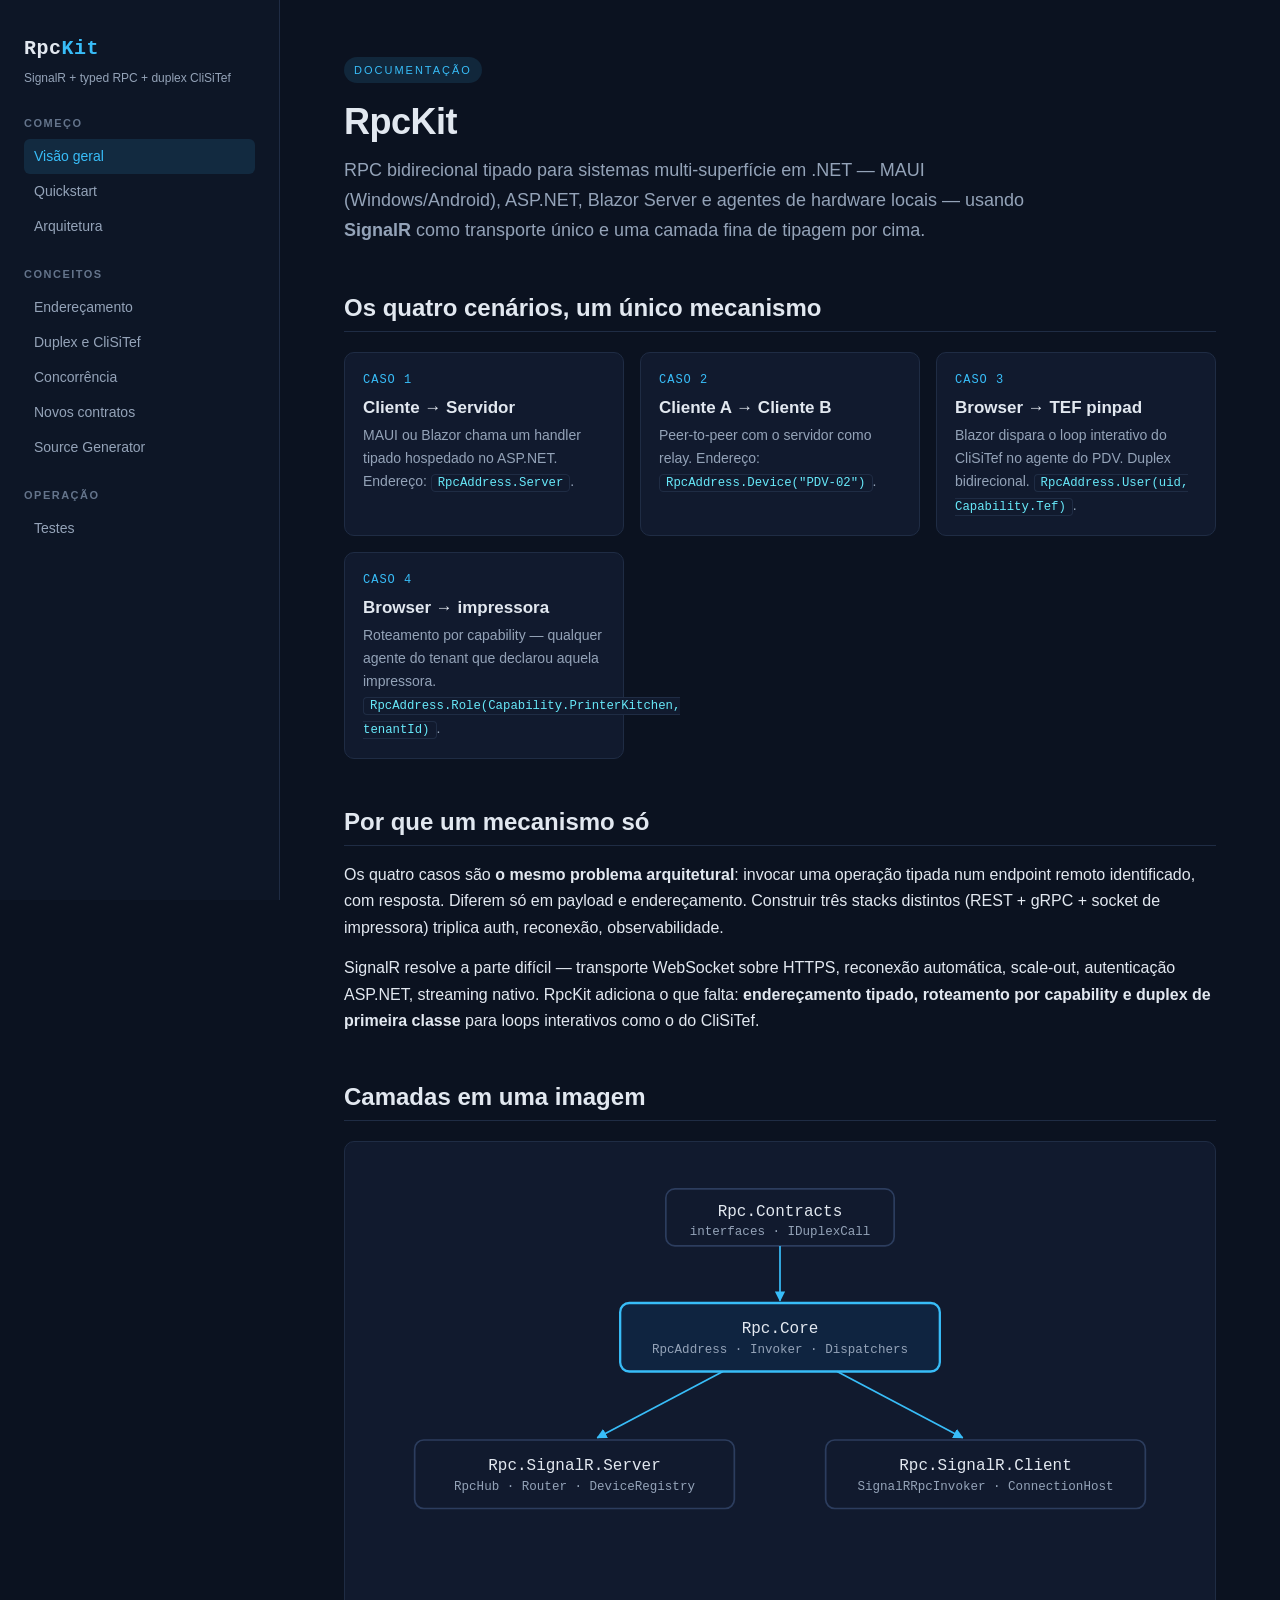
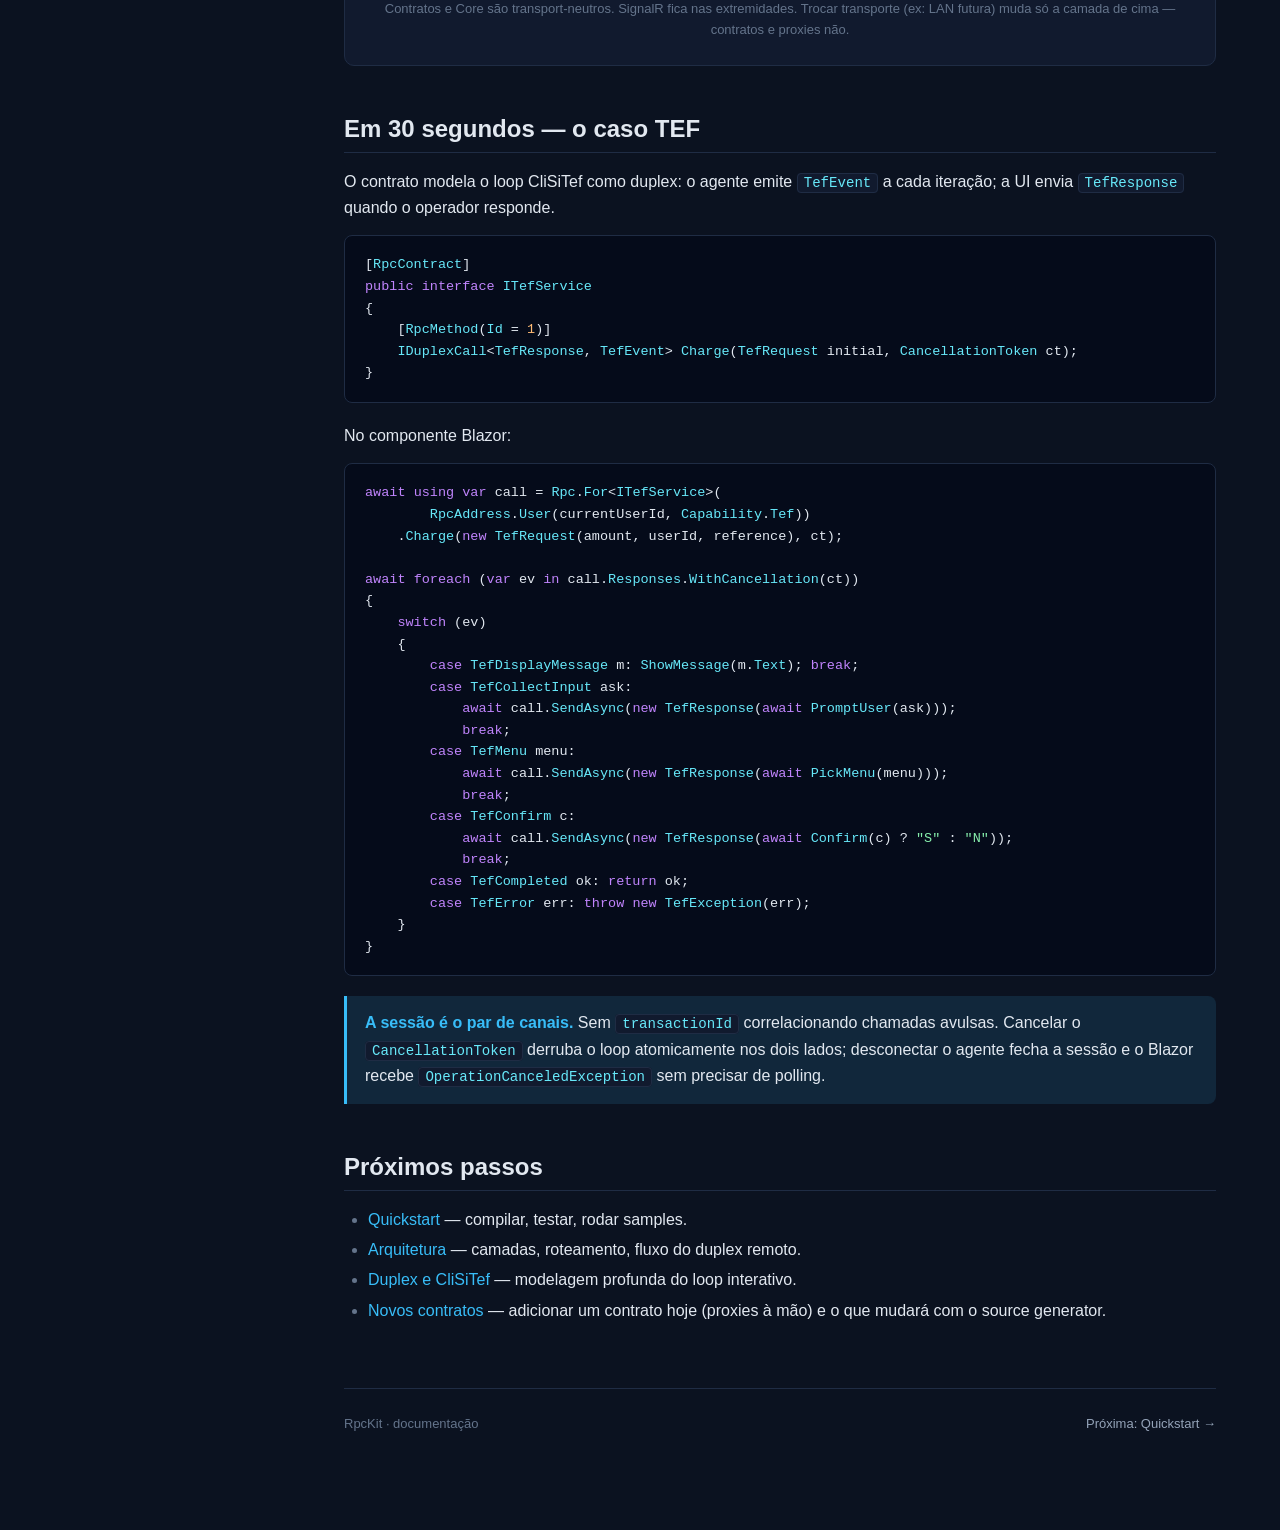
<file: docs/index.html>
<!DOCTYPE html>
<html lang="pt-BR">
<head>
  <meta charset="UTF-8" />
  <meta name="viewport" content="width=device-width, initial-scale=1" />
  <title>RpcKit — RPC tipado para MAUI + ASP.NET + Blazor</title>
  <link rel="stylesheet" href="styles.css" />
</head>
<body>
<div class="layout">
  <aside class="sidebar">
    <div class="brand">Rpc<span class="accent">Kit</span></div>
    <div class="brand-tagline">SignalR + typed RPC + duplex CliSiTef</div>
    <nav class="toc">
      <h4>Começo</h4>
      <ul>
        <li><a href="index.html">Visão geral</a></li>
        <li><a href="quickstart.html">Quickstart</a></li>
        <li><a href="architecture.html">Arquitetura</a></li>
      </ul>
      <h4>Conceitos</h4>
      <ul>
        <li><a href="addressing.html">Endereçamento</a></li>
        <li><a href="duplex.html">Duplex e CliSiTef</a></li>
        <li><a href="concurrency.html">Concorrência</a></li>
        <li><a href="contracts.html">Novos contratos</a></li>
        <li><a href="sourcegen.html">Source Generator</a></li>
      </ul>
      <h4>Operação</h4>
      <ul>
        <li><a href="testing.html">Testes</a></li>
      </ul>
    </nav>
  </aside>

  <main>
    <span class="eyebrow">Documentação</span>
    <h1>RpcKit</h1>
    <p class="lede">
      RPC bidirecional tipado para sistemas multi-superfície em .NET — MAUI (Windows/Android),
      ASP.NET, Blazor Server e agentes de hardware locais — usando <strong>SignalR</strong>
      como transporte único e uma camada fina de tipagem por cima.
    </p>

    <h2 id="cenarios">Os quatro cenários, um único mecanismo</h2>
    <div class="cards">
      <div class="card">
        <div class="card-num">CASO 1</div>
        <h3>Cliente → Servidor</h3>
        <p>MAUI ou Blazor chama um handler tipado hospedado no ASP.NET. Endereço:
        <code>RpcAddress.Server</code>.</p>
      </div>
      <div class="card">
        <div class="card-num">CASO 2</div>
        <h3>Cliente A → Cliente B</h3>
        <p>Peer-to-peer com o servidor como relay. Endereço:
        <code>RpcAddress.Device("PDV-02")</code>.</p>
      </div>
      <div class="card">
        <div class="card-num">CASO 3</div>
        <h3>Browser → TEF pinpad</h3>
        <p>Blazor dispara o loop interativo do CliSiTef no agente do PDV.
        Duplex bidirecional. <code>RpcAddress.User(uid, Capability.Tef)</code>.</p>
      </div>
      <div class="card">
        <div class="card-num">CASO 4</div>
        <h3>Browser → impressora</h3>
        <p>Roteamento por capability — qualquer agente do tenant que declarou aquela impressora.
        <code>RpcAddress.Role(Capability.PrinterKitchen, tenantId)</code>.</p>
      </div>
    </div>

    <h2 id="porque">Por que um mecanismo só</h2>
    <p>
      Os quatro casos são <strong>o mesmo problema arquitetural</strong>: invocar uma operação
      tipada num endpoint remoto identificado, com resposta. Diferem só em payload e endereçamento.
      Construir três stacks distintos (REST + gRPC + socket de impressora) triplica auth,
      reconexão, observabilidade.
    </p>
    <p>
      SignalR resolve a parte difícil — transporte WebSocket sobre HTTPS, reconexão automática,
      scale-out, autenticação ASP.NET, streaming nativo. RpcKit adiciona o que falta:
      <strong>endereçamento tipado, roteamento por capability e duplex de primeira classe</strong>
      para loops interativos como o do CliSiTef.
    </p>

    <h2 id="camadas">Camadas em uma imagem</h2>
    <div class="diagram">
      <svg viewBox="0 0 720 360" role="img" aria-label="Diagrama de camadas do RpcKit">
        <defs>
          <style>
            .box { fill: #111a2e; stroke: #2c3d5e; stroke-width: 1.5; rx: 8; }
            .box-core { fill: #0f2440; stroke: #38bdf8; stroke-width: 2; }
            .label { fill: #e2e8f0; font: 500 14px var(--font-mono, monospace); }
            .sub { fill: #94a3b8; font: 11px var(--font-mono, monospace); }
            .arrow { stroke: #38bdf8; stroke-width: 1.5; fill: none; marker-end: url(#a); }
          </style>
          <marker id="a" viewBox="0 0 10 10" refX="9" refY="5" markerWidth="6" markerHeight="6" orient="auto">
            <path d="M0,0 L10,5 L0,10 z" fill="#38bdf8" />
          </marker>
        </defs>

        <rect class="box" x="260" y="20" width="200" height="50" rx="8" />
        <text class="label" x="360" y="44" text-anchor="middle">Rpc.Contracts</text>
        <text class="sub" x="360" y="60" text-anchor="middle">interfaces · IDuplexCall</text>

        <rect class="box box-core" x="220" y="120" width="280" height="60" rx="8" />
        <text class="label" x="360" y="146" text-anchor="middle">Rpc.Core</text>
        <text class="sub" x="360" y="164" text-anchor="middle">RpcAddress · Invoker · Dispatchers</text>

        <rect class="box" x="40" y="240" width="280" height="60" rx="8" />
        <text class="label" x="180" y="266" text-anchor="middle">Rpc.SignalR.Server</text>
        <text class="sub" x="180" y="284" text-anchor="middle">RpcHub · Router · DeviceRegistry</text>

        <rect class="box" x="400" y="240" width="280" height="60" rx="8" />
        <text class="label" x="540" y="266" text-anchor="middle">Rpc.SignalR.Client</text>
        <text class="sub" x="540" y="284" text-anchor="middle">SignalRRpcInvoker · ConnectionHost</text>

        <path class="arrow" d="M360 70 L360 118" />
        <path class="arrow" d="M310 180 L200 238" />
        <path class="arrow" d="M410 180 L520 238" />
      </svg>
      <div class="caption">
        Contratos e Core são transport-neutros. SignalR fica nas extremidades.
        Trocar transporte (ex: LAN futura) muda só a camada de cima — contratos e proxies não.
      </div>
    </div>

    <h2 id="exemplo">Em 30 segundos — o caso TEF</h2>
    <p>
      O contrato modela o loop CliSiTef como duplex: o agente emite <code>TefEvent</code> a cada
      iteração; a UI envia <code>TefResponse</code> quando o operador responde.
    </p>
    <pre><code class="lang-cs">[RpcContract]
public interface ITefService
{
    [RpcMethod(Id = 1)]
    IDuplexCall&lt;TefResponse, TefEvent&gt; Charge(TefRequest initial, CancellationToken ct);
}</code></pre>

    <p>No componente Blazor:</p>
    <pre><code class="lang-cs">await using var call = Rpc.For&lt;ITefService&gt;(
        RpcAddress.User(currentUserId, Capability.Tef))
    .Charge(new TefRequest(amount, userId, reference), ct);

await foreach (var ev in call.Responses.WithCancellation(ct))
{
    switch (ev)
    {
        case TefDisplayMessage m: ShowMessage(m.Text); break;
        case TefCollectInput ask:
            await call.SendAsync(new TefResponse(await PromptUser(ask)));
            break;
        case TefMenu menu:
            await call.SendAsync(new TefResponse(await PickMenu(menu)));
            break;
        case TefConfirm c:
            await call.SendAsync(new TefResponse(await Confirm(c) ? "S" : "N"));
            break;
        case TefCompleted ok: return ok;
        case TefError err: throw new TefException(err);
    }
}</code></pre>

    <div class="callout">
      <strong>A sessão é o par de canais.</strong> Sem <code>transactionId</code> correlacionando
      chamadas avulsas. Cancelar o <code>CancellationToken</code> derruba o loop atomicamente nos
      dois lados; desconectar o agente fecha a sessão e o Blazor recebe
      <code>OperationCanceledException</code> sem precisar de polling.
    </div>

    <h2 id="proximos">Próximos passos</h2>
    <ul>
      <li><a class="link-underline" href="quickstart.html">Quickstart</a> — compilar, testar, rodar samples.</li>
      <li><a class="link-underline" href="architecture.html">Arquitetura</a> — camadas, roteamento, fluxo do duplex remoto.</li>
      <li><a class="link-underline" href="duplex.html">Duplex e CliSiTef</a> — modelagem profunda do loop interativo.</li>
      <li><a class="link-underline" href="contracts.html">Novos contratos</a> — adicionar um contrato hoje (proxies à mão) e o que mudará com o source generator.</li>
    </ul>

    <footer class="page-foot">
      <span>RpcKit · documentação</span>
      <a href="quickstart.html">Próxima: Quickstart →</a>
    </footer>
  </main>
</div>
<script src="app.js"></script>
</body>
</html>
</file>
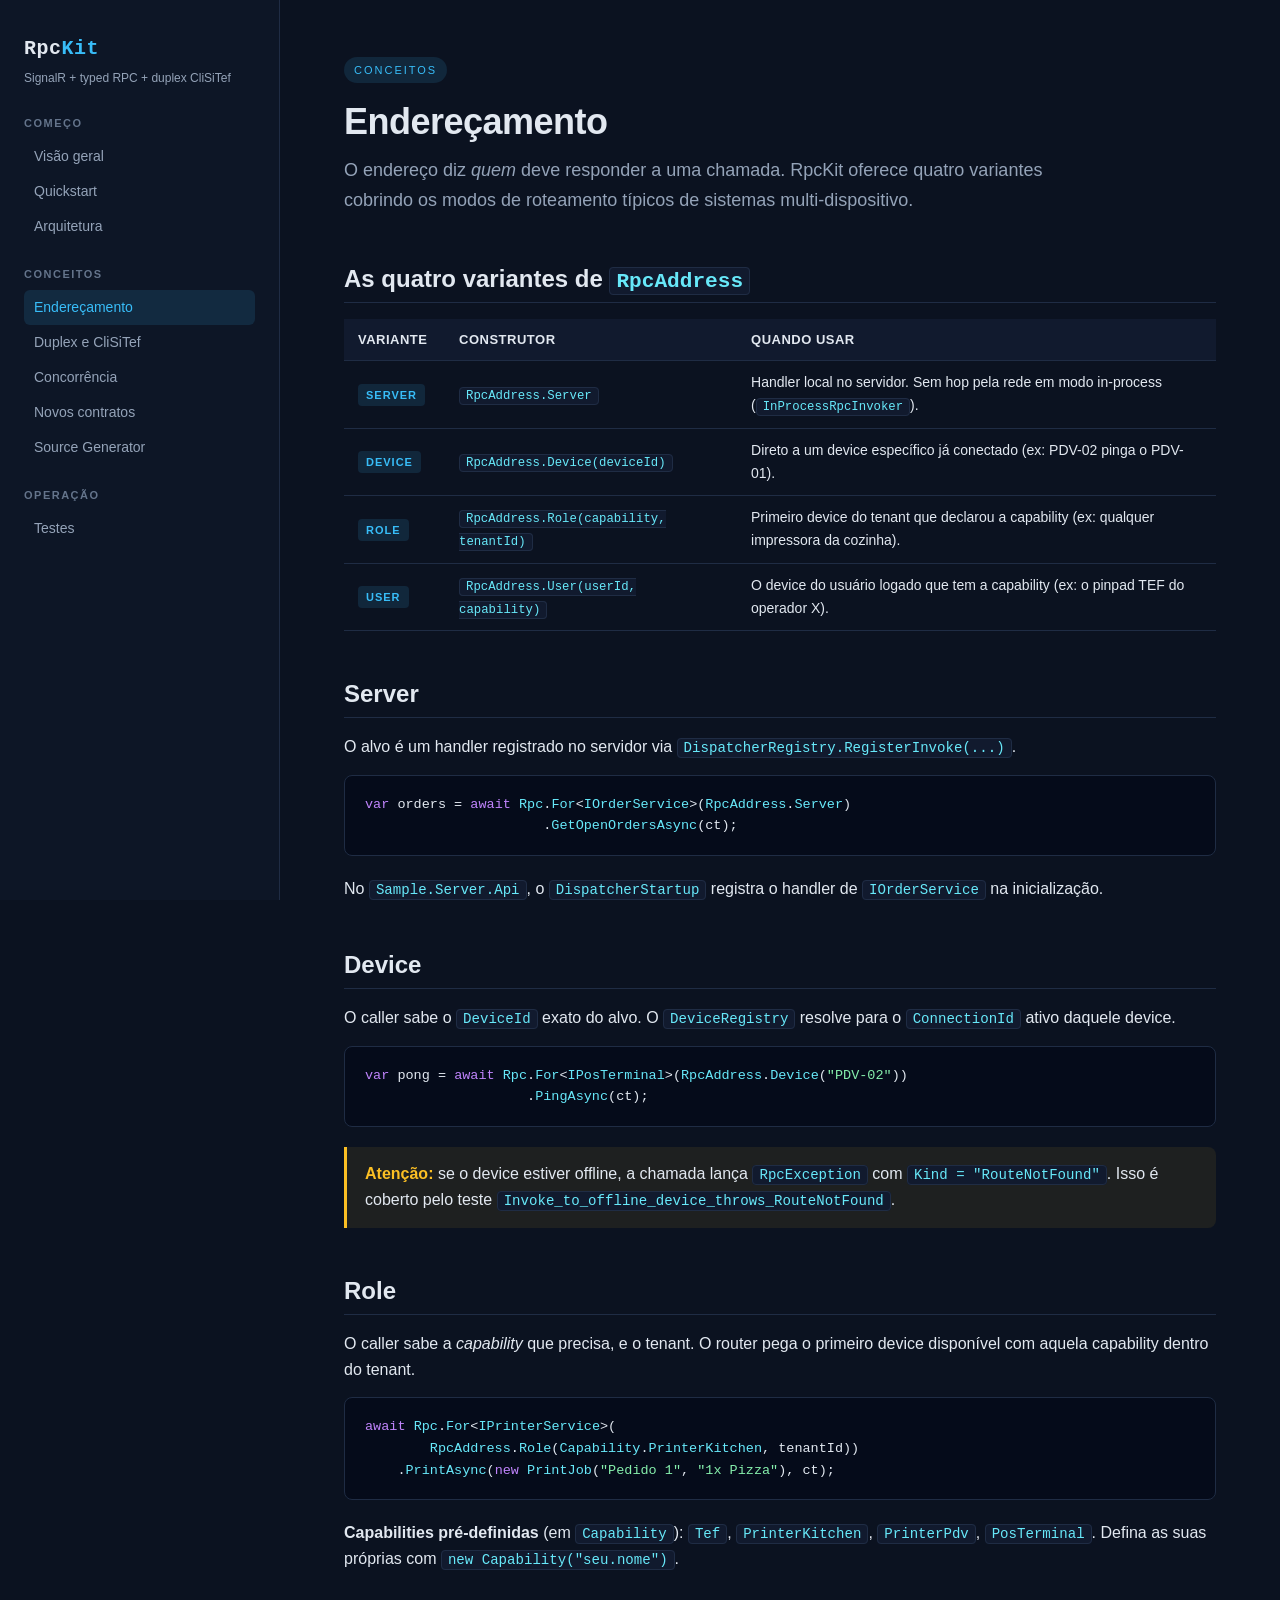
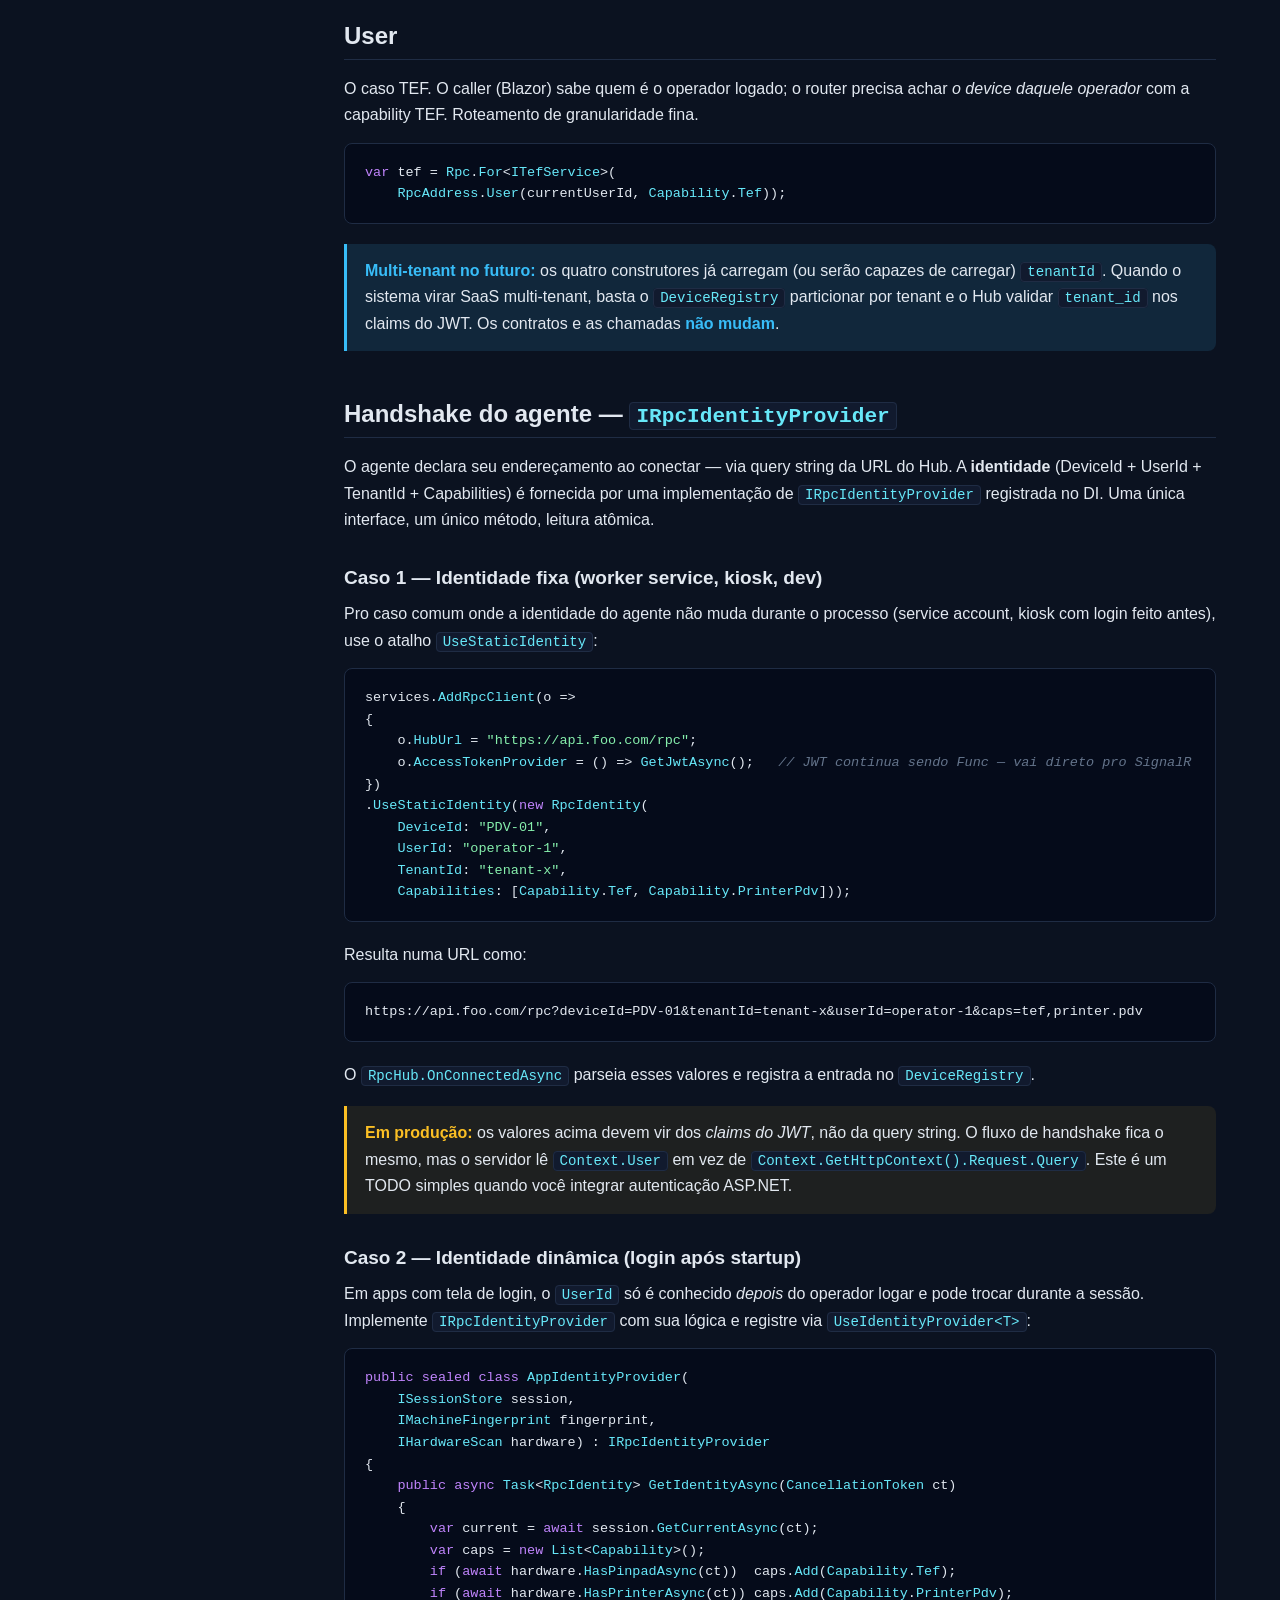
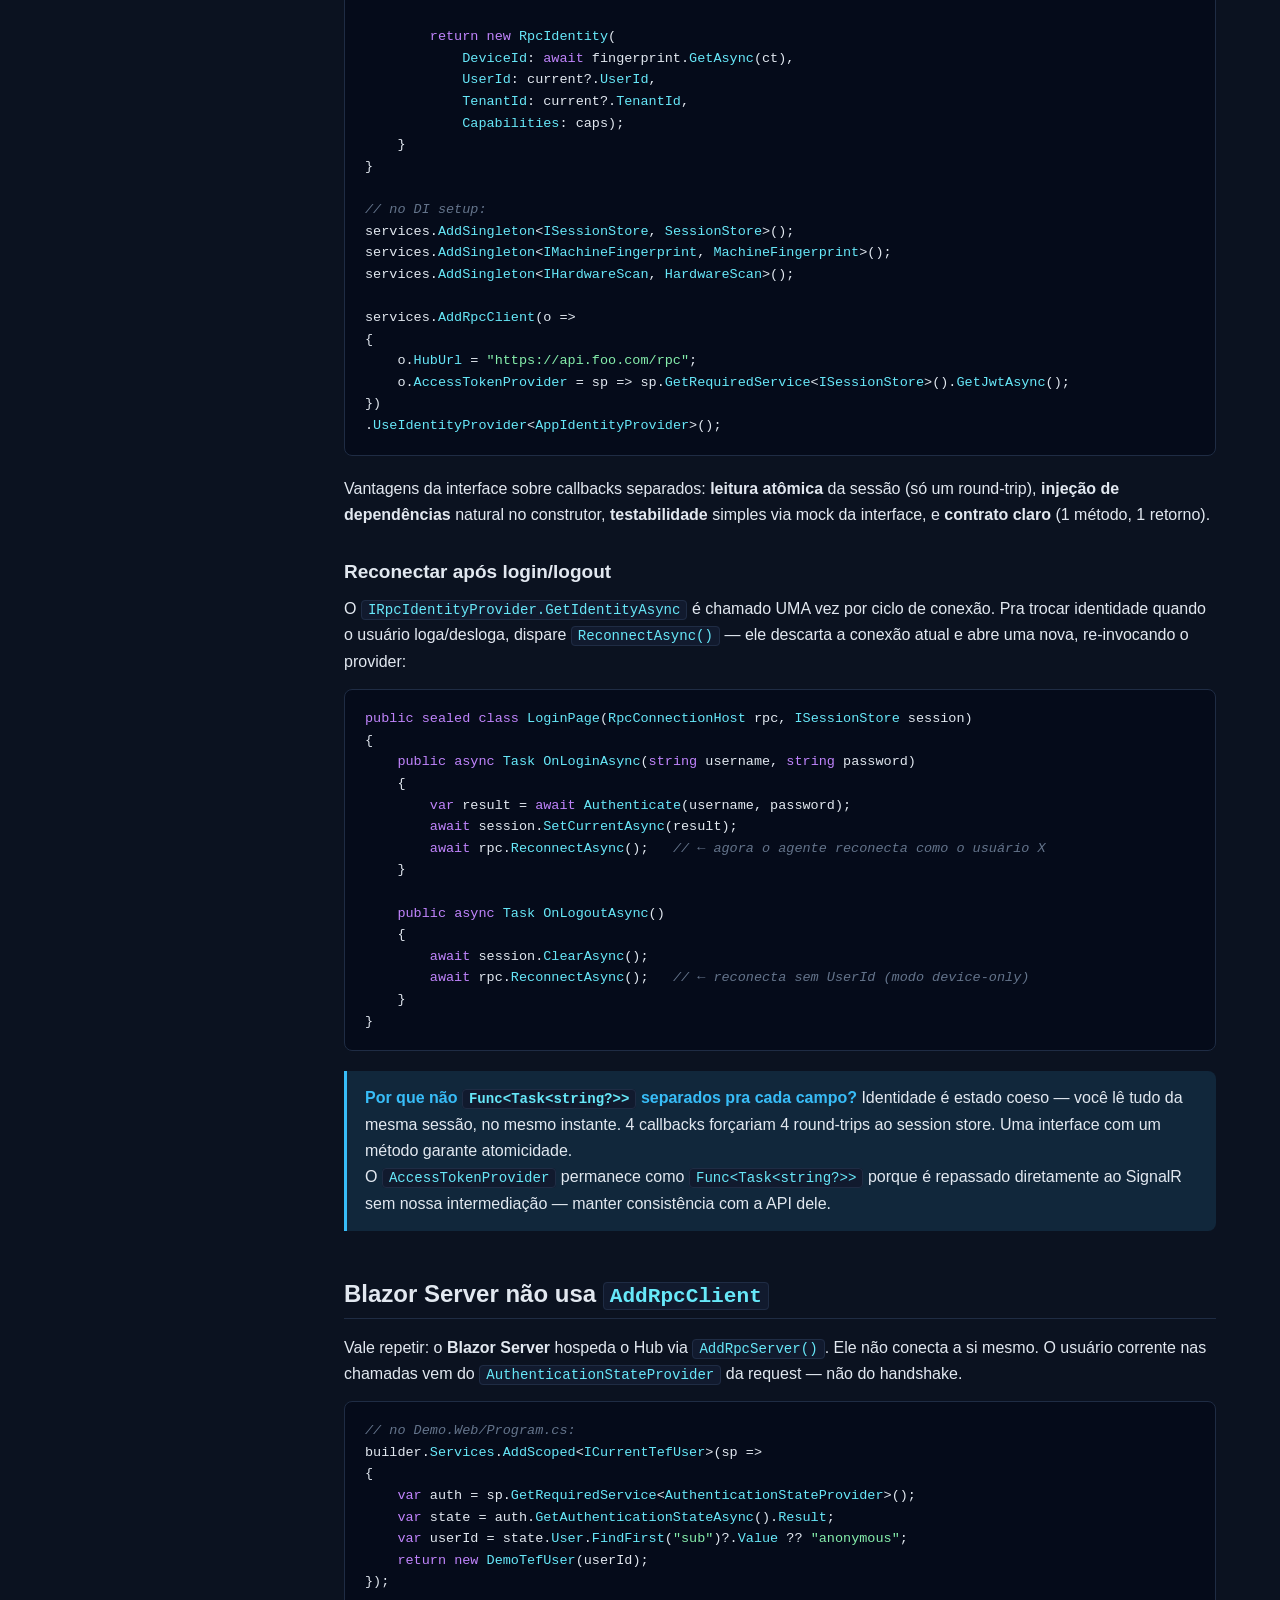
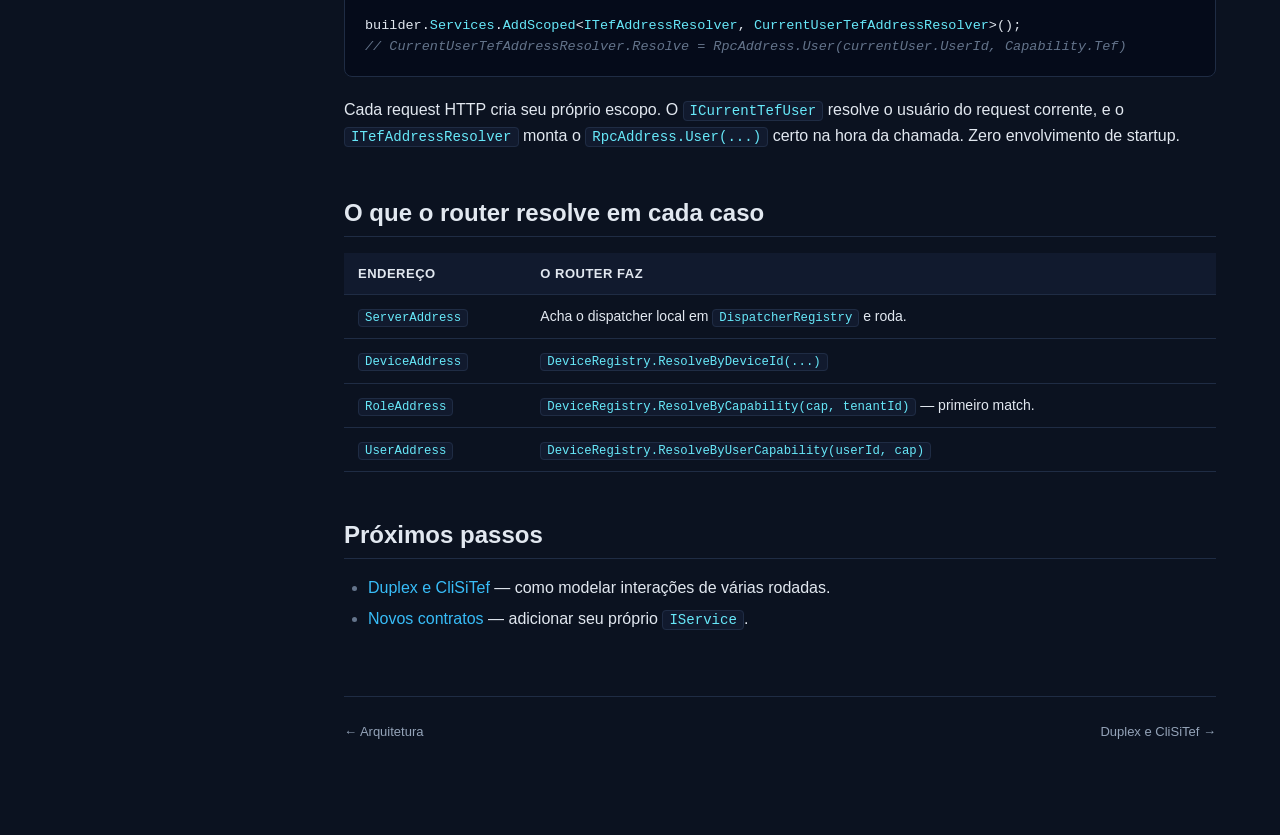
<file: docs/addressing.html>
<!DOCTYPE html>
<html lang="pt-BR">
<head>
  <meta charset="UTF-8" />
  <meta name="viewport" content="width=device-width, initial-scale=1" />
  <title>Endereçamento — RpcKit</title>
  <link rel="stylesheet" href="styles.css" />
</head>
<body>
<div class="layout">
  <aside class="sidebar">
    <div class="brand">Rpc<span class="accent">Kit</span></div>
    <div class="brand-tagline">SignalR + typed RPC + duplex CliSiTef</div>
    <nav class="toc">
      <h4>Começo</h4>
      <ul>
        <li><a href="index.html">Visão geral</a></li>
        <li><a href="quickstart.html">Quickstart</a></li>
        <li><a href="architecture.html">Arquitetura</a></li>
      </ul>
      <h4>Conceitos</h4>
      <ul>
        <li><a href="addressing.html">Endereçamento</a></li>
        <li><a href="duplex.html">Duplex e CliSiTef</a></li>
        <li><a href="concurrency.html">Concorrência</a></li>
        <li><a href="contracts.html">Novos contratos</a></li>
        <li><a href="sourcegen.html">Source Generator</a></li>
      </ul>
      <h4>Operação</h4>
      <ul>
        <li><a href="testing.html">Testes</a></li>
      </ul>
    </nav>
  </aside>

  <main>
    <span class="eyebrow">Conceitos</span>
    <h1>Endereçamento</h1>
    <p class="lede">
      O endereço diz <em>quem</em> deve responder a uma chamada. RpcKit oferece quatro variantes
      cobrindo os modos de roteamento típicos de sistemas multi-dispositivo.
    </p>

    <h2 id="variantes">As quatro variantes de <code>RpcAddress</code></h2>

    <table>
      <thead><tr><th>Variante</th><th>Construtor</th><th>Quando usar</th></tr></thead>
      <tbody>
        <tr>
          <td><span class="tag">SERVER</span></td>
          <td><code>RpcAddress.Server</code></td>
          <td>Handler local no servidor. Sem hop pela rede em modo in-process (<code>InProcessRpcInvoker</code>).</td>
        </tr>
        <tr>
          <td><span class="tag">DEVICE</span></td>
          <td><code>RpcAddress.Device(deviceId)</code></td>
          <td>Direto a um device específico já conectado (ex: PDV-02 pinga o PDV-01).</td>
        </tr>
        <tr>
          <td><span class="tag">ROLE</span></td>
          <td><code>RpcAddress.Role(capability, tenantId)</code></td>
          <td>Primeiro device do tenant que declarou a capability (ex: qualquer impressora da cozinha).</td>
        </tr>
        <tr>
          <td><span class="tag">USER</span></td>
          <td><code>RpcAddress.User(userId, capability)</code></td>
          <td>O device do usuário logado que tem a capability (ex: o pinpad TEF do operador X).</td>
        </tr>
      </tbody>
    </table>

    <h2 id="server">Server</h2>
    <p>O alvo é um handler registrado no servidor via <code>DispatcherRegistry.RegisterInvoke(...)</code>.</p>
    <pre><code class="lang-cs">var orders = await Rpc.For&lt;IOrderService&gt;(RpcAddress.Server)
                      .GetOpenOrdersAsync(ct);</code></pre>
    <p>No <code>Sample.Server.Api</code>, o <code>DispatcherStartup</code> registra o handler de <code>IOrderService</code> na inicialização.</p>

    <h2 id="device">Device</h2>
    <p>O caller sabe o <code>DeviceId</code> exato do alvo. O <code>DeviceRegistry</code> resolve para o <code>ConnectionId</code> ativo daquele device.</p>
    <pre><code class="lang-cs">var pong = await Rpc.For&lt;IPosTerminal&gt;(RpcAddress.Device("PDV-02"))
                    .PingAsync(ct);</code></pre>
    <div class="callout warn">
      <strong>Atenção:</strong> se o device estiver offline, a chamada lança <code>RpcException</code>
      com <code>Kind = "RouteNotFound"</code>. Isso é coberto pelo teste
      <code>Invoke_to_offline_device_throws_RouteNotFound</code>.
    </div>

    <h2 id="role">Role</h2>
    <p>O caller sabe a <em>capability</em> que precisa, e o tenant. O router pega o primeiro device disponível com aquela capability dentro do tenant.</p>
    <pre><code class="lang-cs">await Rpc.For&lt;IPrinterService&gt;(
        RpcAddress.Role(Capability.PrinterKitchen, tenantId))
    .PrintAsync(new PrintJob("Pedido 1", "1x Pizza"), ct);</code></pre>
    <p>
      <strong>Capabilities pré-definidas</strong> (em <code>Capability</code>):
      <code>Tef</code>, <code>PrinterKitchen</code>, <code>PrinterPdv</code>,
      <code>PosTerminal</code>. Defina as suas próprias com <code>new Capability("seu.nome")</code>.
    </p>

    <h2 id="user">User</h2>
    <p>O caso TEF. O caller (Blazor) sabe quem é o operador logado; o router precisa achar
    <em>o device daquele operador</em> com a capability TEF. Roteamento de granularidade fina.</p>
    <pre><code class="lang-cs">var tef = Rpc.For&lt;ITefService&gt;(
    RpcAddress.User(currentUserId, Capability.Tef));</code></pre>

    <div class="callout">
      <strong>Multi-tenant no futuro:</strong> os quatro construtores já carregam
      (ou serão capazes de carregar) <code>tenantId</code>. Quando o sistema virar SaaS multi-tenant,
      basta o <code>DeviceRegistry</code> particionar por tenant e o Hub validar
      <code>tenant_id</code> nos claims do JWT. Os contratos e as chamadas
      <strong>não mudam</strong>.
    </div>

    <h2 id="handshake">Handshake do agente — <code>IRpcIdentityProvider</code></h2>
    <p>
      O agente declara seu endereçamento ao conectar — via query string da URL do Hub. A
      <strong>identidade</strong> (DeviceId + UserId + TenantId + Capabilities) é fornecida por
      uma implementação de <code>IRpcIdentityProvider</code> registrada no DI. Uma única interface,
      um único método, leitura atômica.
    </p>

    <h3 id="identity-static">Caso 1 — Identidade fixa (worker service, kiosk, dev)</h3>
    <p>
      Pro caso comum onde a identidade do agente não muda durante o processo (service account,
      kiosk com login feito antes), use o atalho <code>UseStaticIdentity</code>:
    </p>
    <pre><code class="lang-cs">services.AddRpcClient(o =&gt;
{
    o.HubUrl = "https://api.foo.com/rpc";
    o.AccessTokenProvider = () =&gt; GetJwtAsync();   // JWT continua sendo Func — vai direto pro SignalR
})
.UseStaticIdentity(new RpcIdentity(
    DeviceId: "PDV-01",
    UserId: "operator-1",
    TenantId: "tenant-x",
    Capabilities: [Capability.Tef, Capability.PrinterPdv]));</code></pre>

    <p>Resulta numa URL como:</p>
    <pre><code>https://api.foo.com/rpc?deviceId=PDV-01&amp;tenantId=tenant-x&amp;userId=operator-1&amp;caps=tef,printer.pdv</code></pre>
    <p>O <code>RpcHub.OnConnectedAsync</code> parseia esses valores e registra a entrada no <code>DeviceRegistry</code>.</p>

    <div class="callout warn">
      <strong>Em produção:</strong> os valores acima devem vir dos <em>claims do JWT</em>, não
      da query string. O fluxo de handshake fica o mesmo, mas o servidor lê <code>Context.User</code>
      em vez de <code>Context.GetHttpContext().Request.Query</code>. Este é um TODO simples
      quando você integrar autenticação ASP.NET.
    </div>

    <h3 id="identity-dynamic">Caso 2 — Identidade dinâmica (login após startup)</h3>
    <p>
      Em apps com tela de login, o <code>UserId</code> só é conhecido <em>depois</em> do operador
      logar e pode trocar durante a sessão. Implemente <code>IRpcIdentityProvider</code> com sua
      lógica e registre via <code>UseIdentityProvider&lt;T&gt;</code>:
    </p>
    <pre><code class="lang-cs">public sealed class AppIdentityProvider(
    ISessionStore session,
    IMachineFingerprint fingerprint,
    IHardwareScan hardware) : IRpcIdentityProvider
{
    public async Task&lt;RpcIdentity&gt; GetIdentityAsync(CancellationToken ct)
    {
        var current = await session.GetCurrentAsync(ct);
        var caps = new List&lt;Capability&gt;();
        if (await hardware.HasPinpadAsync(ct))  caps.Add(Capability.Tef);
        if (await hardware.HasPrinterAsync(ct)) caps.Add(Capability.PrinterPdv);

        return new RpcIdentity(
            DeviceId: await fingerprint.GetAsync(ct),
            UserId: current?.UserId,
            TenantId: current?.TenantId,
            Capabilities: caps);
    }
}

// no DI setup:
services.AddSingleton&lt;ISessionStore, SessionStore&gt;();
services.AddSingleton&lt;IMachineFingerprint, MachineFingerprint&gt;();
services.AddSingleton&lt;IHardwareScan, HardwareScan&gt;();

services.AddRpcClient(o =&gt;
{
    o.HubUrl = "https://api.foo.com/rpc";
    o.AccessTokenProvider = sp =&gt; sp.GetRequiredService&lt;ISessionStore&gt;().GetJwtAsync();
})
.UseIdentityProvider&lt;AppIdentityProvider&gt;();</code></pre>
    <p>
      Vantagens da interface sobre callbacks separados: <strong>leitura atômica</strong> da sessão
      (só um round-trip), <strong>injeção de dependências</strong> natural no construtor,
      <strong>testabilidade</strong> simples via mock da interface, e <strong>contrato claro</strong>
      (1 método, 1 retorno).
    </p>

    <h3 id="reconnect">Reconectar após login/logout</h3>
    <p>
      O <code>IRpcIdentityProvider.GetIdentityAsync</code> é chamado UMA vez por ciclo de conexão.
      Pra trocar identidade quando o usuário loga/desloga, dispare <code>ReconnectAsync()</code> —
      ele descarta a conexão atual e abre uma nova, re-invocando o provider:
    </p>
    <pre><code class="lang-cs">public sealed class LoginPage(RpcConnectionHost rpc, ISessionStore session)
{
    public async Task OnLoginAsync(string username, string password)
    {
        var result = await Authenticate(username, password);
        await session.SetCurrentAsync(result);
        await rpc.ReconnectAsync();   // ← agora o agente reconecta como o usuário X
    }

    public async Task OnLogoutAsync()
    {
        await session.ClearAsync();
        await rpc.ReconnectAsync();   // ← reconecta sem UserId (modo device-only)
    }
}</code></pre>

    <div class="callout">
      <strong>Por que não <code>Func&lt;Task&lt;string?&gt;&gt;</code> separados pra cada campo?</strong>
      Identidade é estado coeso — você lê tudo da mesma sessão, no mesmo instante. 4 callbacks
      forçariam 4 round-trips ao session store. Uma interface com um método garante atomicidade.
      <br/>O <code>AccessTokenProvider</code> permanece como <code>Func&lt;Task&lt;string?&gt;&gt;</code>
      porque é repassado diretamente ao SignalR sem nossa intermediação — manter consistência com a API dele.
    </div>

    <h2 id="blazor-server">Blazor Server não usa <code>AddRpcClient</code></h2>
    <p>
      Vale repetir: o <strong>Blazor Server</strong> hospeda o Hub via <code>AddRpcServer()</code>.
      Ele não conecta a si mesmo. O usuário corrente nas chamadas vem do
      <code>AuthenticationStateProvider</code> da request — não do handshake.
    </p>
    <pre><code class="lang-cs">// no Demo.Web/Program.cs:
builder.Services.AddScoped&lt;ICurrentTefUser&gt;(sp =&gt;
{
    var auth = sp.GetRequiredService&lt;AuthenticationStateProvider&gt;();
    var state = auth.GetAuthenticationStateAsync().Result;
    var userId = state.User.FindFirst("sub")?.Value ?? "anonymous";
    return new DemoTefUser(userId);
});

builder.Services.AddScoped&lt;ITefAddressResolver, CurrentUserTefAddressResolver&gt;();
// CurrentUserTefAddressResolver.Resolve = RpcAddress.User(currentUser.UserId, Capability.Tef)</code></pre>
    <p>
      Cada request HTTP cria seu próprio escopo. O <code>ICurrentTefUser</code> resolve o
      usuário do request corrente, e o <code>ITefAddressResolver</code> monta o
      <code>RpcAddress.User(...)</code> certo na hora da chamada. Zero envolvimento de startup.
    </p>

    <h2 id="resolucao">O que o router resolve em cada caso</h2>
    <table>
      <thead><tr><th>Endereço</th><th>O router faz</th></tr></thead>
      <tbody>
        <tr><td><code>ServerAddress</code></td><td>Acha o dispatcher local em <code>DispatcherRegistry</code> e roda.</td></tr>
        <tr><td><code>DeviceAddress</code></td><td><code>DeviceRegistry.ResolveByDeviceId(...)</code></td></tr>
        <tr><td><code>RoleAddress</code></td><td><code>DeviceRegistry.ResolveByCapability(cap, tenantId)</code> — primeiro match.</td></tr>
        <tr><td><code>UserAddress</code></td><td><code>DeviceRegistry.ResolveByUserCapability(userId, cap)</code></td></tr>
      </tbody>
    </table>

    <h2 id="proximos">Próximos passos</h2>
    <ul>
      <li><a class="link-underline" href="duplex.html">Duplex e CliSiTef</a> — como modelar interações de várias rodadas.</li>
      <li><a class="link-underline" href="contracts.html">Novos contratos</a> — adicionar seu próprio <code>IService</code>.</li>
    </ul>

    <footer class="page-foot">
      <a href="architecture.html">← Arquitetura</a>
      <a href="duplex.html">Duplex e CliSiTef →</a>
    </footer>
  </main>
</div>
<script src="app.js"></script>
</body>
</html>
</file>
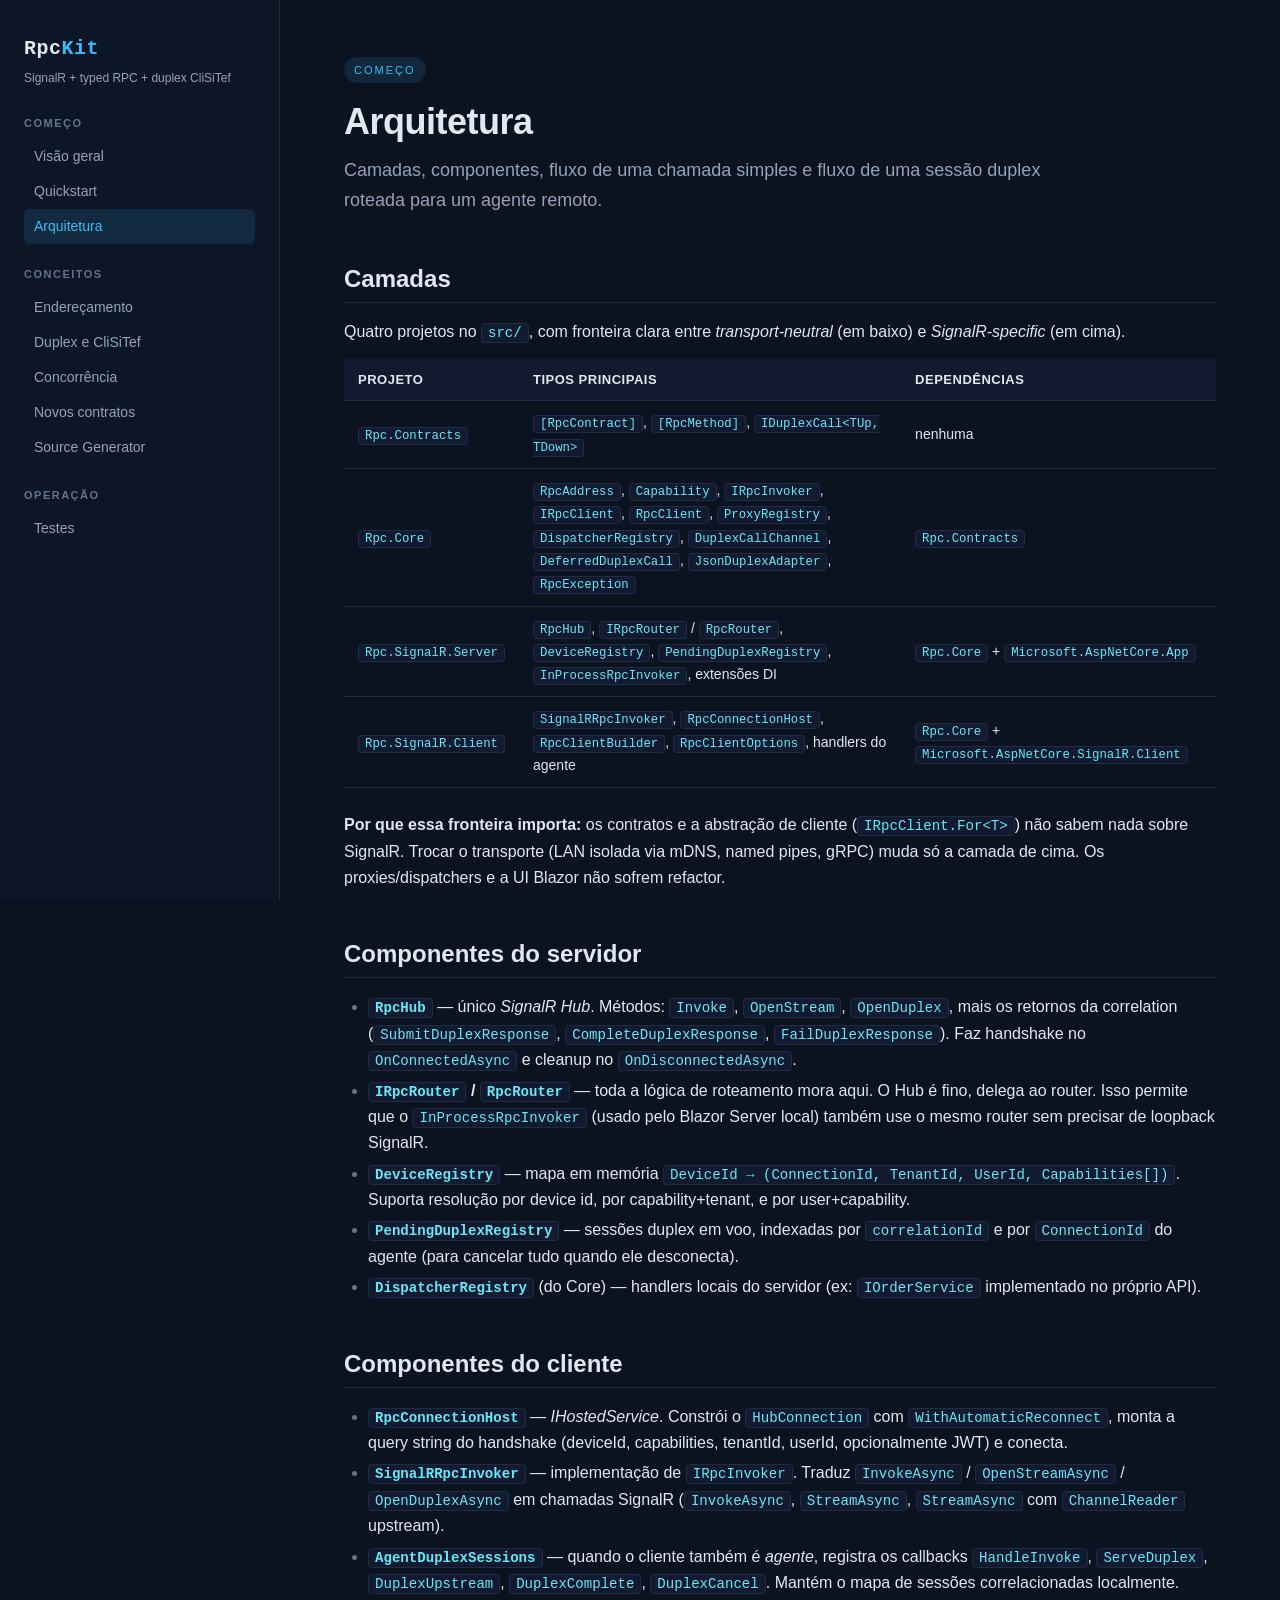
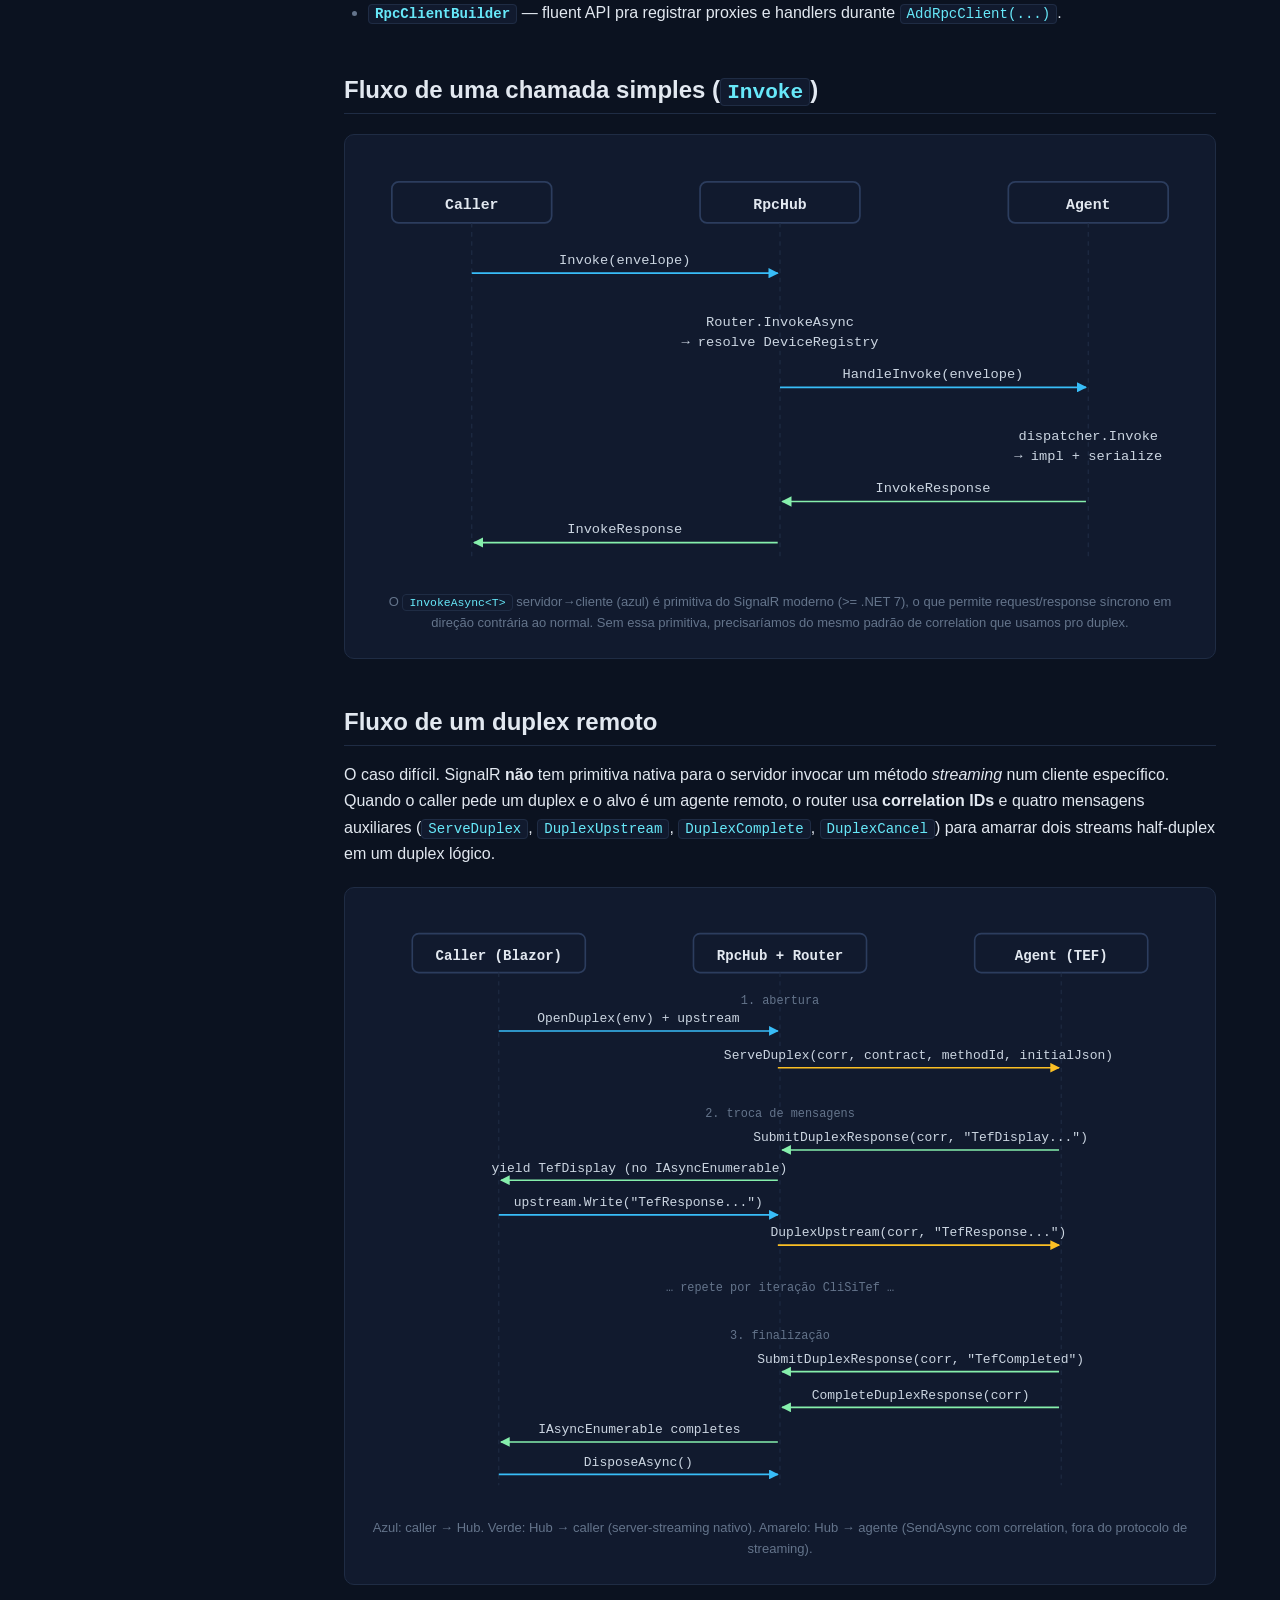
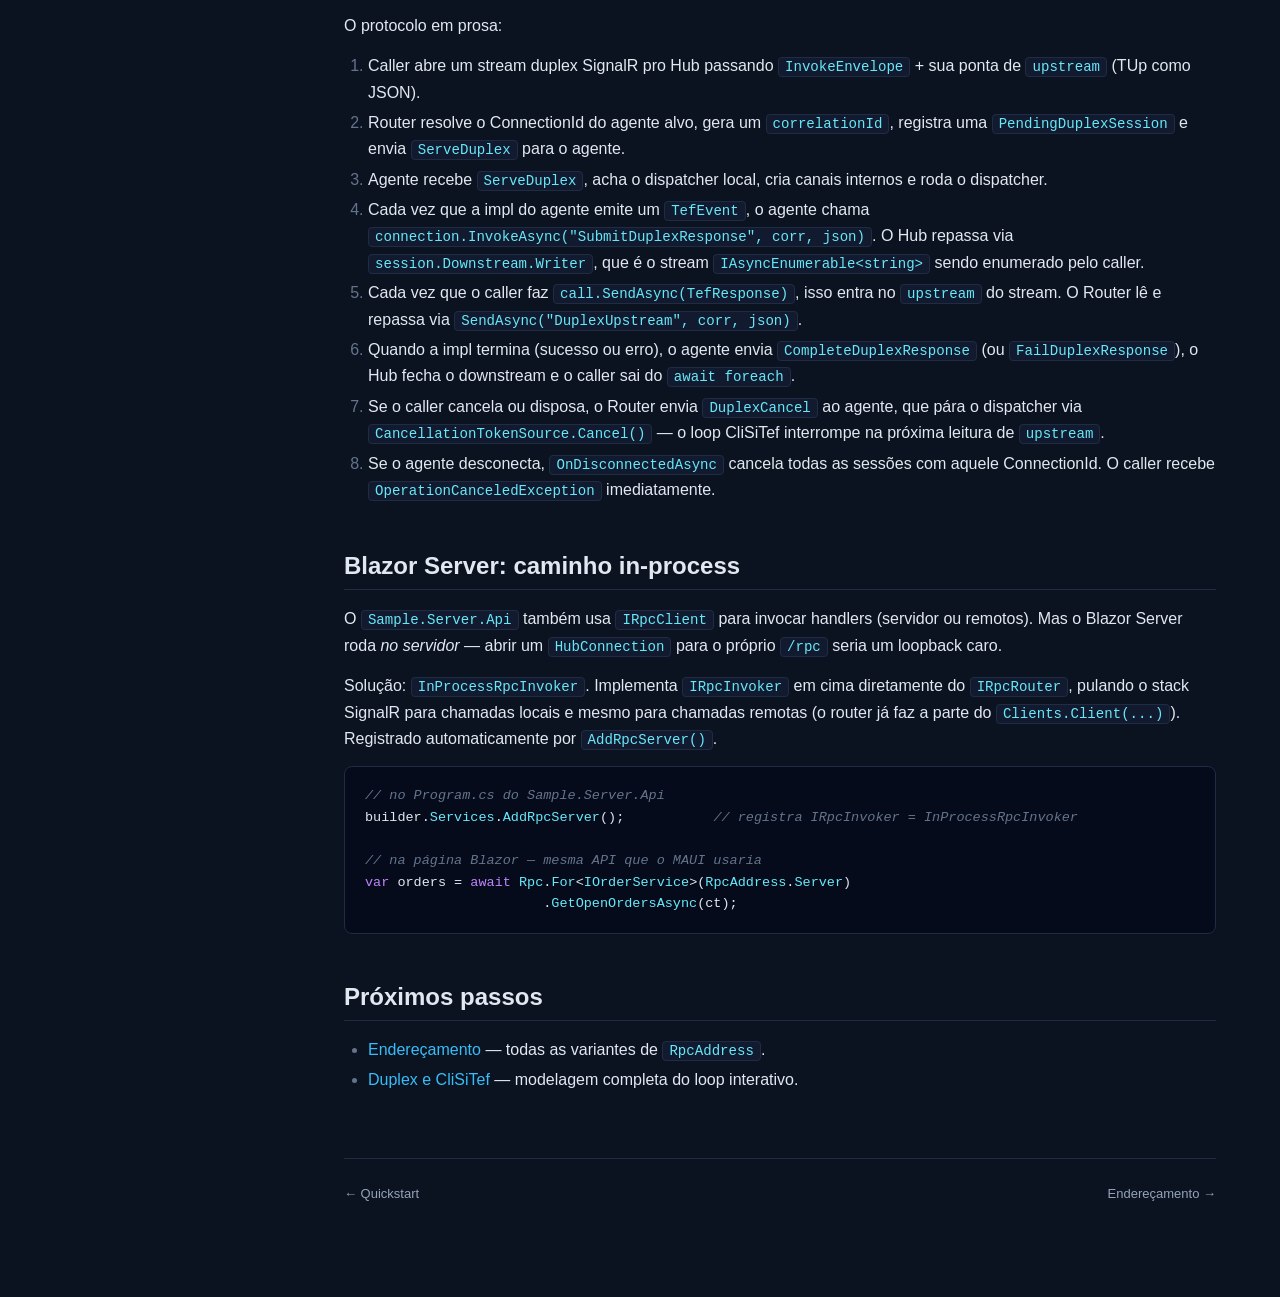
<file: docs/architecture.html>
<!DOCTYPE html>
<html lang="pt-BR">
<head>
  <meta charset="UTF-8" />
  <meta name="viewport" content="width=device-width, initial-scale=1" />
  <title>Arquitetura — RpcKit</title>
  <link rel="stylesheet" href="styles.css" />
</head>
<body>
<div class="layout">
  <aside class="sidebar">
    <div class="brand">Rpc<span class="accent">Kit</span></div>
    <div class="brand-tagline">SignalR + typed RPC + duplex CliSiTef</div>
    <nav class="toc">
      <h4>Começo</h4>
      <ul>
        <li><a href="index.html">Visão geral</a></li>
        <li><a href="quickstart.html">Quickstart</a></li>
        <li><a href="architecture.html">Arquitetura</a></li>
      </ul>
      <h4>Conceitos</h4>
      <ul>
        <li><a href="addressing.html">Endereçamento</a></li>
        <li><a href="duplex.html">Duplex e CliSiTef</a></li>
        <li><a href="concurrency.html">Concorrência</a></li>
        <li><a href="contracts.html">Novos contratos</a></li>
        <li><a href="sourcegen.html">Source Generator</a></li>
      </ul>
      <h4>Operação</h4>
      <ul>
        <li><a href="testing.html">Testes</a></li>
      </ul>
    </nav>
  </aside>

  <main>
    <span class="eyebrow">Começo</span>
    <h1>Arquitetura</h1>
    <p class="lede">Camadas, componentes, fluxo de uma chamada simples e fluxo de uma sessão duplex roteada para um agente remoto.</p>

    <h2 id="camadas">Camadas</h2>
    <p>Quatro projetos no <code>src/</code>, com fronteira clara entre <em>transport-neutral</em> (em baixo) e <em>SignalR-specific</em> (em cima).</p>

    <table>
      <thead><tr><th>Projeto</th><th>Tipos principais</th><th>Dependências</th></tr></thead>
      <tbody>
        <tr>
          <td><code>Rpc.Contracts</code></td>
          <td><code>[RpcContract]</code>, <code>[RpcMethod]</code>, <code>IDuplexCall&lt;TUp, TDown&gt;</code></td>
          <td>nenhuma</td>
        </tr>
        <tr>
          <td><code>Rpc.Core</code></td>
          <td><code>RpcAddress</code>, <code>Capability</code>, <code>IRpcInvoker</code>, <code>IRpcClient</code>, <code>RpcClient</code>, <code>ProxyRegistry</code>, <code>DispatcherRegistry</code>, <code>DuplexCallChannel</code>, <code>DeferredDuplexCall</code>, <code>JsonDuplexAdapter</code>, <code>RpcException</code></td>
          <td><code>Rpc.Contracts</code></td>
        </tr>
        <tr>
          <td><code>Rpc.SignalR.Server</code></td>
          <td><code>RpcHub</code>, <code>IRpcRouter</code> / <code>RpcRouter</code>, <code>DeviceRegistry</code>, <code>PendingDuplexRegistry</code>, <code>InProcessRpcInvoker</code>, extensões DI</td>
          <td><code>Rpc.Core</code> + <code>Microsoft.AspNetCore.App</code></td>
        </tr>
        <tr>
          <td><code>Rpc.SignalR.Client</code></td>
          <td><code>SignalRRpcInvoker</code>, <code>RpcConnectionHost</code>, <code>RpcClientBuilder</code>, <code>RpcClientOptions</code>, handlers do agente</td>
          <td><code>Rpc.Core</code> + <code>Microsoft.AspNetCore.SignalR.Client</code></td>
        </tr>
      </tbody>
    </table>

    <p>
      <strong>Por que essa fronteira importa:</strong> os contratos e a abstração de cliente
      (<code>IRpcClient.For&lt;T&gt;</code>) não sabem nada sobre SignalR. Trocar o transporte
      (LAN isolada via mDNS, named pipes, gRPC) muda só a camada de cima. Os proxies/dispatchers
      e a UI Blazor não sofrem refactor.
    </p>

    <h2 id="componentes">Componentes do servidor</h2>
    <ul>
      <li><strong><code>RpcHub</code></strong> — único <em>SignalR Hub</em>. Métodos: <code>Invoke</code>, <code>OpenStream</code>, <code>OpenDuplex</code>, mais os retornos da correlation (<code>SubmitDuplexResponse</code>, <code>CompleteDuplexResponse</code>, <code>FailDuplexResponse</code>). Faz handshake no <code>OnConnectedAsync</code> e cleanup no <code>OnDisconnectedAsync</code>.</li>
      <li><strong><code>IRpcRouter</code> / <code>RpcRouter</code></strong> — toda a lógica de roteamento mora aqui. O Hub é fino, delega ao router. Isso permite que o <code>InProcessRpcInvoker</code> (usado pelo Blazor Server local) também use o mesmo router sem precisar de loopback SignalR.</li>
      <li><strong><code>DeviceRegistry</code></strong> — mapa em memória <code>DeviceId → (ConnectionId, TenantId, UserId, Capabilities[])</code>. Suporta resolução por device id, por capability+tenant, e por user+capability.</li>
      <li><strong><code>PendingDuplexRegistry</code></strong> — sessões duplex em voo, indexadas por <code>correlationId</code> e por <code>ConnectionId</code> do agente (para cancelar tudo quando ele desconecta).</li>
      <li><strong><code>DispatcherRegistry</code></strong> (do Core) — handlers locais do servidor (ex: <code>IOrderService</code> implementado no próprio API).</li>
    </ul>

    <h2 id="cliente">Componentes do cliente</h2>
    <ul>
      <li><strong><code>RpcConnectionHost</code></strong> — <em>IHostedService</em>. Constrói o <code>HubConnection</code> com <code>WithAutomaticReconnect</code>, monta a query string do handshake (deviceId, capabilities, tenantId, userId, opcionalmente JWT) e conecta.</li>
      <li><strong><code>SignalRRpcInvoker</code></strong> — implementação de <code>IRpcInvoker</code>. Traduz <code>InvokeAsync</code> / <code>OpenStreamAsync</code> / <code>OpenDuplexAsync</code> em chamadas SignalR (<code>InvokeAsync</code>, <code>StreamAsync</code>, <code>StreamAsync</code> com <code>ChannelReader</code> upstream).</li>
      <li><strong><code>AgentDuplexSessions</code></strong> — quando o cliente também é <em>agente</em>, registra os callbacks <code>HandleInvoke</code>, <code>ServeDuplex</code>, <code>DuplexUpstream</code>, <code>DuplexComplete</code>, <code>DuplexCancel</code>. Mantém o mapa de sessões correlacionadas localmente.</li>
      <li><strong><code>RpcClientBuilder</code></strong> — fluent API pra registrar proxies e handlers durante <code>AddRpcClient(...)</code>.</li>
    </ul>

    <h2 id="invoke-flow">Fluxo de uma chamada simples (<code>Invoke</code>)</h2>
    <div class="diagram">
      <svg viewBox="0 0 720 360" role="img" aria-label="Sequência de uma chamada Invoke peer-to-peer">
        <defs>
          <style>
            .actor { fill: #111a2e; stroke: #2c3d5e; stroke-width: 1.5; rx: 6; }
            .actor-label { fill: #e2e8f0; font: 600 13px var(--font-mono, monospace); }
            .lifeline { stroke: #1f2c44; stroke-width: 1; stroke-dasharray: 4 4; }
            .msg { stroke: #38bdf8; stroke-width: 1.5; fill: none; marker-end: url(#a); }
            .msg-back { stroke: #86efac; stroke-width: 1.5; fill: none; marker-end: url(#b); }
            .msg-label { fill: #cbd5e1; font: 12px var(--font-mono, monospace); }
          </style>
          <marker id="a" viewBox="0 0 10 10" refX="9" refY="5" markerWidth="6" markerHeight="6" orient="auto">
            <path d="M0,0 L10,5 L0,10 z" fill="#38bdf8" />
          </marker>
          <marker id="b" viewBox="0 0 10 10" refX="9" refY="5" markerWidth="6" markerHeight="6" orient="auto">
            <path d="M0,0 L10,5 L0,10 z" fill="#86efac" />
          </marker>
        </defs>

        <rect class="actor" x="20" y="20" width="140" height="36" />
        <text class="actor-label" x="90" y="44" text-anchor="middle">Caller</text>
        <line class="lifeline" x1="90" y1="56" x2="90" y2="350" />

        <rect class="actor" x="290" y="20" width="140" height="36" />
        <text class="actor-label" x="360" y="44" text-anchor="middle">RpcHub</text>
        <line class="lifeline" x1="360" y1="56" x2="360" y2="350" />

        <rect class="actor" x="560" y="20" width="140" height="36" />
        <text class="actor-label" x="630" y="44" text-anchor="middle">Agent</text>
        <line class="lifeline" x1="630" y1="56" x2="630" y2="350" />

        <path class="msg" d="M90 100 L358 100" />
        <text class="msg-label" x="224" y="92" text-anchor="middle">Invoke(envelope)</text>

        <text class="msg-label" x="360" y="146" text-anchor="middle">Router.InvokeAsync</text>
        <text class="msg-label" x="360" y="164" text-anchor="middle">→ resolve DeviceRegistry</text>

        <path class="msg" d="M360 200 L628 200" />
        <text class="msg-label" x="494" y="192" text-anchor="middle">HandleInvoke(envelope)</text>

        <text class="msg-label" x="630" y="246" text-anchor="middle">dispatcher.Invoke</text>
        <text class="msg-label" x="630" y="264" text-anchor="middle">→ impl + serialize</text>

        <path class="msg-back" d="M628 300 L362 300" />
        <text class="msg-label" x="494" y="292" text-anchor="middle">InvokeResponse</text>

        <path class="msg-back" d="M358 336 L92 336" />
        <text class="msg-label" x="224" y="328" text-anchor="middle">InvokeResponse</text>
      </svg>
      <div class="caption">
        O <code>InvokeAsync&lt;T&gt;</code> servidor→cliente (azul) é primitiva do SignalR
        moderno (>= .NET 7), o que permite request/response síncrono em direção contrária ao
        normal. Sem essa primitiva, precisaríamos do mesmo padrão de correlation que usamos pro duplex.
      </div>
    </div>

    <h2 id="duplex-flow">Fluxo de um duplex remoto</h2>
    <p>
      O caso difícil. SignalR <strong>não</strong> tem primitiva nativa para o servidor invocar um
      método <em>streaming</em> num cliente específico. Quando o caller pede um duplex e o alvo é
      um agente remoto, o router usa <strong>correlation IDs</strong> e quatro mensagens auxiliares
      (<code>ServeDuplex</code>, <code>DuplexUpstream</code>, <code>DuplexComplete</code>,
      <code>DuplexCancel</code>) para amarrar dois streams half-duplex em um duplex lógico.
    </p>

    <div class="diagram">
      <svg viewBox="0 0 760 540" role="img" aria-label="Sequência do duplex roteado por correlation">
        <defs>
          <style>
            .actor { fill: #111a2e; stroke: #2c3d5e; stroke-width: 1.5; rx: 6; }
            .actor-label { fill: #e2e8f0; font: 600 13px var(--font-mono, monospace); }
            .lifeline { stroke: #1f2c44; stroke-width: 1; stroke-dasharray: 4 4; }
            .msg { stroke: #38bdf8; stroke-width: 1.5; fill: none; marker-end: url(#a2); }
            .msg-back { stroke: #86efac; stroke-width: 1.5; fill: none; marker-end: url(#b2); }
            .msg-aux { stroke: #fbbf24; stroke-width: 1.5; fill: none; marker-end: url(#c2); }
            .msg-label { fill: #cbd5e1; font: 12px var(--font-mono, monospace); }
            .phase { fill: #64748b; font: 11px var(--font-mono, monospace); text-anchor: middle; }
          </style>
          <marker id="a2" viewBox="0 0 10 10" refX="9" refY="5" markerWidth="6" markerHeight="6" orient="auto"><path d="M0,0 L10,5 L0,10 z" fill="#38bdf8" /></marker>
          <marker id="b2" viewBox="0 0 10 10" refX="9" refY="5" markerWidth="6" markerHeight="6" orient="auto"><path d="M0,0 L10,5 L0,10 z" fill="#86efac" /></marker>
          <marker id="c2" viewBox="0 0 10 10" refX="9" refY="5" markerWidth="6" markerHeight="6" orient="auto"><path d="M0,0 L10,5 L0,10 z" fill="#fbbf24" /></marker>
        </defs>

        <rect class="actor" x="40" y="20" width="160" height="36" />
        <text class="actor-label" x="120" y="44" text-anchor="middle">Caller (Blazor)</text>
        <line class="lifeline" x1="120" y1="56" x2="120" y2="530" />

        <rect class="actor" x="300" y="20" width="160" height="36" />
        <text class="actor-label" x="380" y="44" text-anchor="middle">RpcHub + Router</text>
        <line class="lifeline" x1="380" y1="56" x2="380" y2="530" />

        <rect class="actor" x="560" y="20" width="160" height="36" />
        <text class="actor-label" x="640" y="44" text-anchor="middle">Agent (TEF)</text>
        <line class="lifeline" x1="640" y1="56" x2="640" y2="530" />

        <text class="phase" x="380" y="85">1. abertura</text>
        <path class="msg" d="M120 110 L378 110" />
        <text class="msg-label" x="249" y="102" text-anchor="middle">OpenDuplex(env) + upstream</text>

        <path class="msg-aux" d="M378 144 L638 144" />
        <text class="msg-label" x="508" y="136" text-anchor="middle">ServeDuplex(corr, contract, methodId, initialJson)</text>

        <text class="phase" x="380" y="190">2. troca de mensagens</text>

        <path class="msg-back" d="M638 220 L382 220" />
        <text class="msg-label" x="510" y="212" text-anchor="middle">SubmitDuplexResponse(corr, "TefDisplay...")</text>

        <path class="msg-back" d="M378 248 L122 248" />
        <text class="msg-label" x="250" y="240" text-anchor="middle">yield TefDisplay (no IAsyncEnumerable)</text>

        <path class="msg" d="M120 280 L378 280" />
        <text class="msg-label" x="249" y="272" text-anchor="middle">upstream.Write("TefResponse...")</text>

        <path class="msg-aux" d="M378 308 L638 308" />
        <text class="msg-label" x="508" y="300" text-anchor="middle">DuplexUpstream(corr, "TefResponse...")</text>

        <text class="phase" x="380" y="350">… repete por iteração CliSiTef …</text>

        <text class="phase" x="380" y="395">3. finalização</text>

        <path class="msg-back" d="M638 425 L382 425" />
        <text class="msg-label" x="510" y="417" text-anchor="middle">SubmitDuplexResponse(corr, "TefCompleted")</text>

        <path class="msg-back" d="M638 458 L382 458" />
        <text class="msg-label" x="510" y="450" text-anchor="middle">CompleteDuplexResponse(corr)</text>

        <path class="msg-back" d="M378 490 L122 490" />
        <text class="msg-label" x="250" y="482" text-anchor="middle">IAsyncEnumerable completes</text>

        <path class="msg" d="M120 520 L378 520" />
        <text class="msg-label" x="249" y="512" text-anchor="middle">DisposeAsync()</text>
      </svg>
      <div class="caption">
        Azul: caller → Hub. Verde: Hub → caller (server-streaming nativo). Amarelo: Hub → agente (SendAsync com correlation, fora do protocolo de streaming).
      </div>
    </div>

    <p>O protocolo em prosa:</p>
    <ol>
      <li>Caller abre um stream duplex SignalR pro Hub passando <code>InvokeEnvelope</code> + sua ponta de <code>upstream</code> (TUp como JSON).</li>
      <li>Router resolve o ConnectionId do agente alvo, gera um <code>correlationId</code>, registra uma <code>PendingDuplexSession</code> e envia <code>ServeDuplex</code> para o agente.</li>
      <li>Agente recebe <code>ServeDuplex</code>, acha o dispatcher local, cria canais internos e roda o dispatcher.</li>
      <li>Cada vez que a impl do agente emite um <code>TefEvent</code>, o agente chama <code>connection.InvokeAsync("SubmitDuplexResponse", corr, json)</code>. O Hub repassa via <code>session.Downstream.Writer</code>, que é o stream <code>IAsyncEnumerable&lt;string&gt;</code> sendo enumerado pelo caller.</li>
      <li>Cada vez que o caller faz <code>call.SendAsync(TefResponse)</code>, isso entra no <code>upstream</code> do stream. O Router lê e repassa via <code>SendAsync("DuplexUpstream", corr, json)</code>.</li>
      <li>Quando a impl termina (sucesso ou erro), o agente envia <code>CompleteDuplexResponse</code> (ou <code>FailDuplexResponse</code>), o Hub fecha o downstream e o caller sai do <code>await foreach</code>.</li>
      <li>Se o caller cancela ou disposa, o Router envia <code>DuplexCancel</code> ao agente, que pára o dispatcher via <code>CancellationTokenSource.Cancel()</code> — o loop CliSiTef interrompe na próxima leitura de <code>upstream</code>.</li>
      <li>Se o agente desconecta, <code>OnDisconnectedAsync</code> cancela todas as sessões com aquele ConnectionId. O caller recebe <code>OperationCanceledException</code> imediatamente.</li>
    </ol>

    <h2 id="inprocess">Blazor Server: caminho in-process</h2>
    <p>
      O <code>Sample.Server.Api</code> também usa <code>IRpcClient</code> para invocar handlers
      (servidor ou remotos). Mas o Blazor Server roda <em>no servidor</em> — abrir um
      <code>HubConnection</code> para o próprio <code>/rpc</code> seria um loopback caro.
    </p>
    <p>
      Solução: <code>InProcessRpcInvoker</code>. Implementa <code>IRpcInvoker</code> em cima
      diretamente do <code>IRpcRouter</code>, pulando o stack SignalR para chamadas locais e
      mesmo para chamadas remotas (o router já faz a parte do <code>Clients.Client(...)</code>).
      Registrado automaticamente por <code>AddRpcServer()</code>.
    </p>

    <pre><code class="lang-cs">// no Program.cs do Sample.Server.Api
builder.Services.AddRpcServer();           // registra IRpcInvoker = InProcessRpcInvoker

// na página Blazor — mesma API que o MAUI usaria
var orders = await Rpc.For&lt;IOrderService&gt;(RpcAddress.Server)
                      .GetOpenOrdersAsync(ct);</code></pre>

    <h2 id="proximos">Próximos passos</h2>
    <ul>
      <li><a class="link-underline" href="addressing.html">Endereçamento</a> — todas as variantes de <code>RpcAddress</code>.</li>
      <li><a class="link-underline" href="duplex.html">Duplex e CliSiTef</a> — modelagem completa do loop interativo.</li>
    </ul>

    <footer class="page-foot">
      <a href="quickstart.html">← Quickstart</a>
      <a href="addressing.html">Endereçamento →</a>
    </footer>
  </main>
</div>
<script src="app.js"></script>
</body>
</html>
</file>
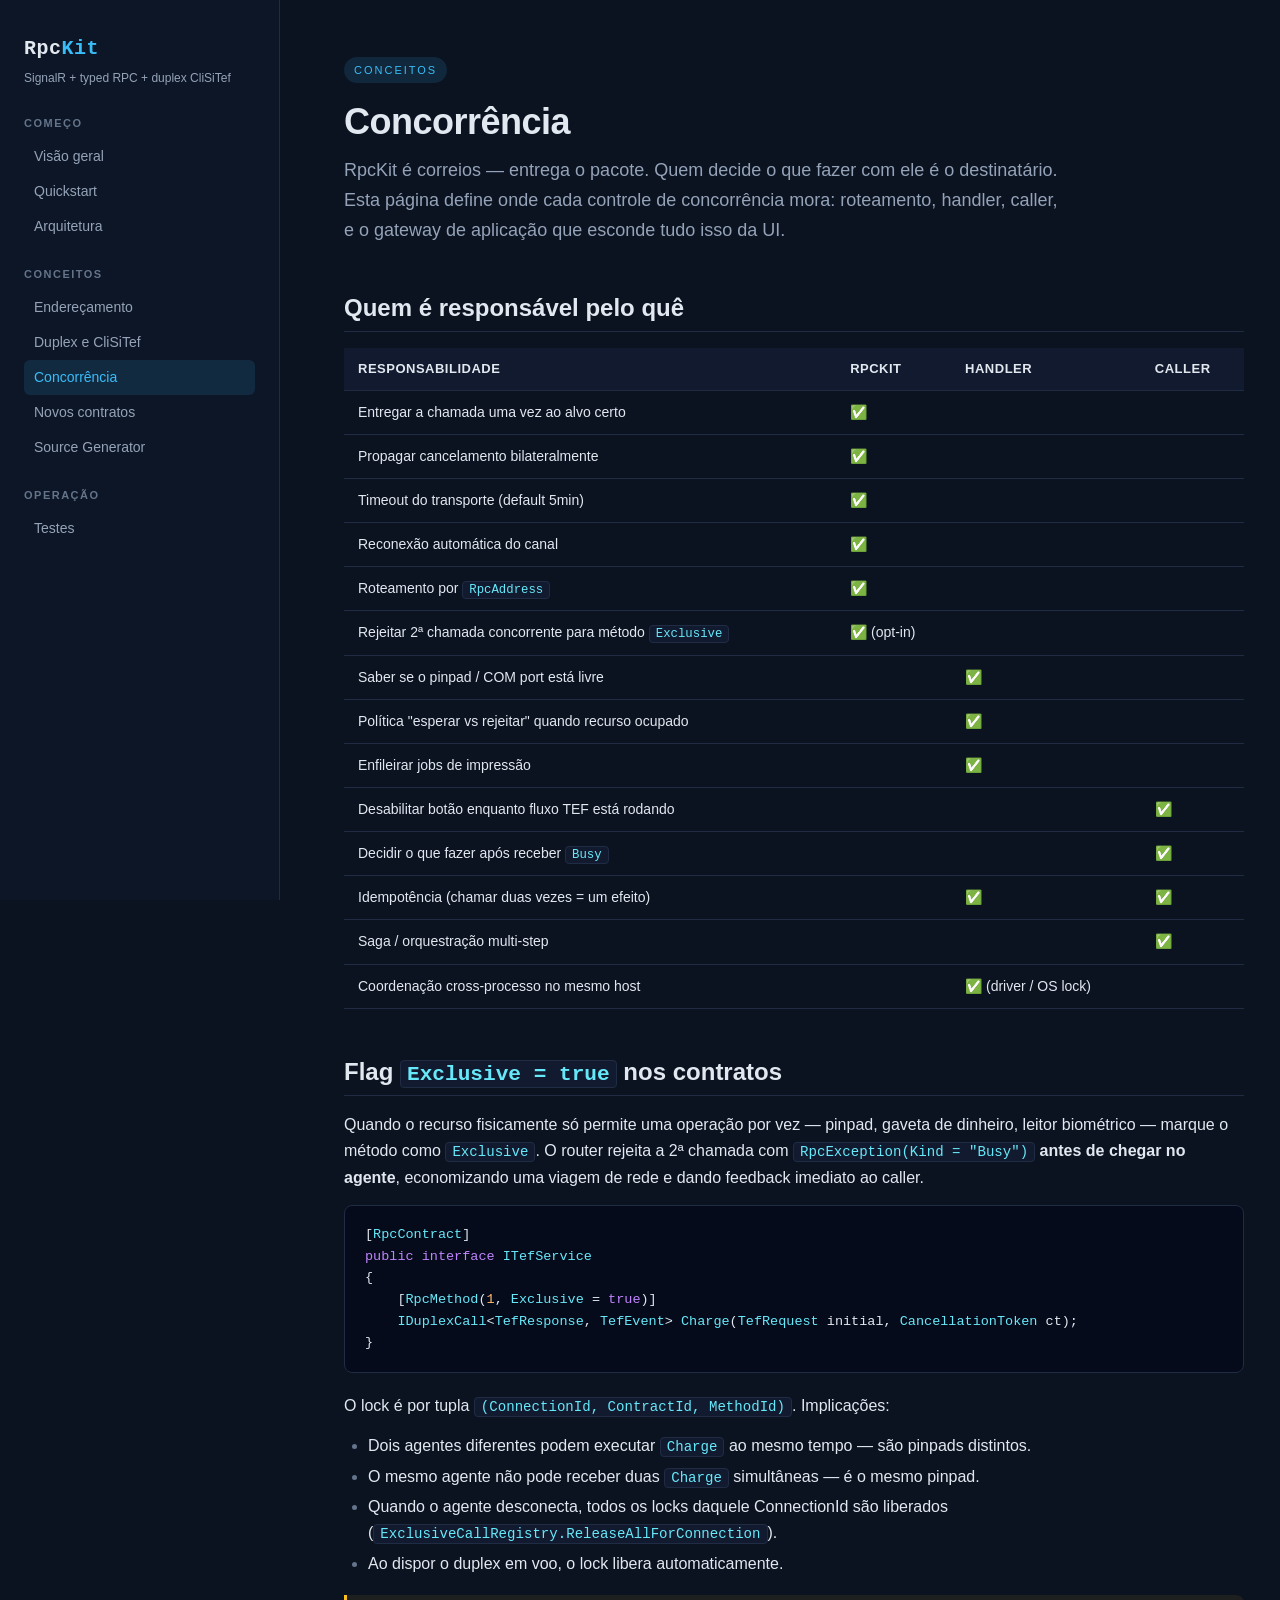
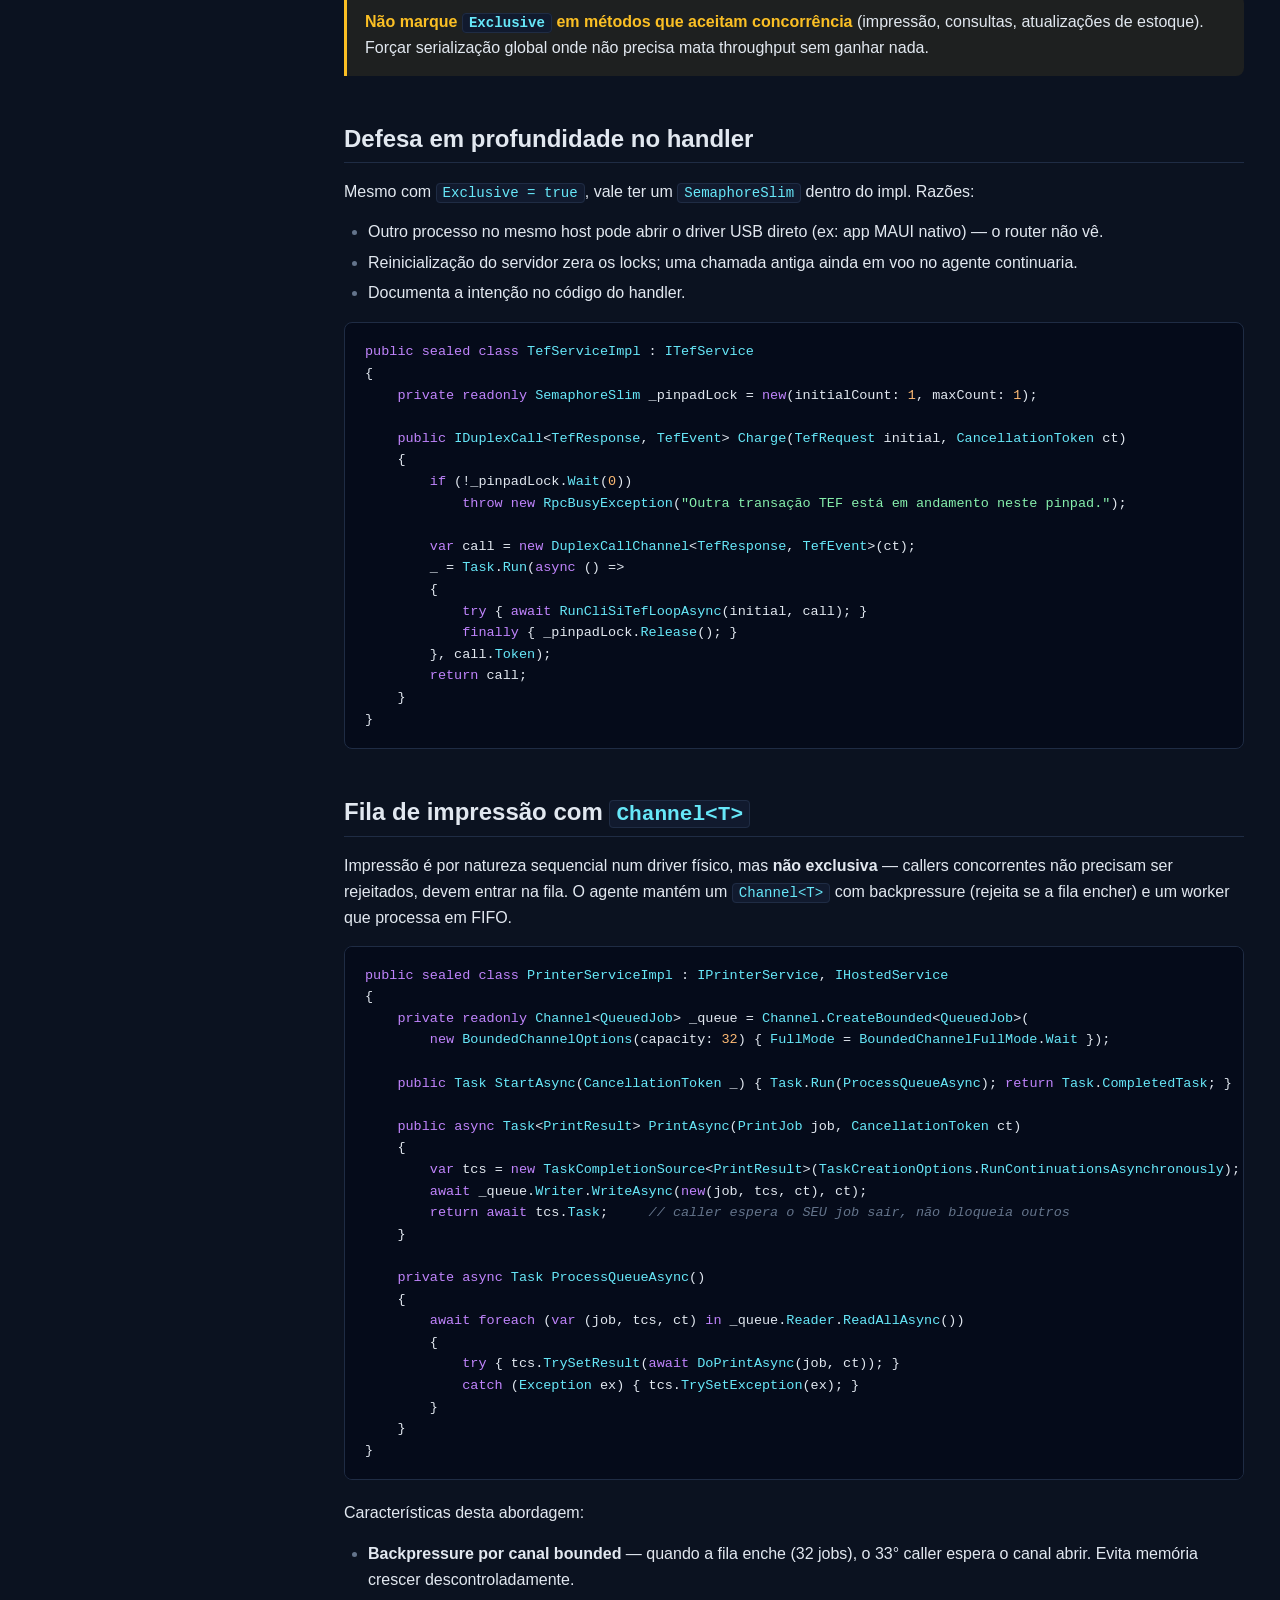
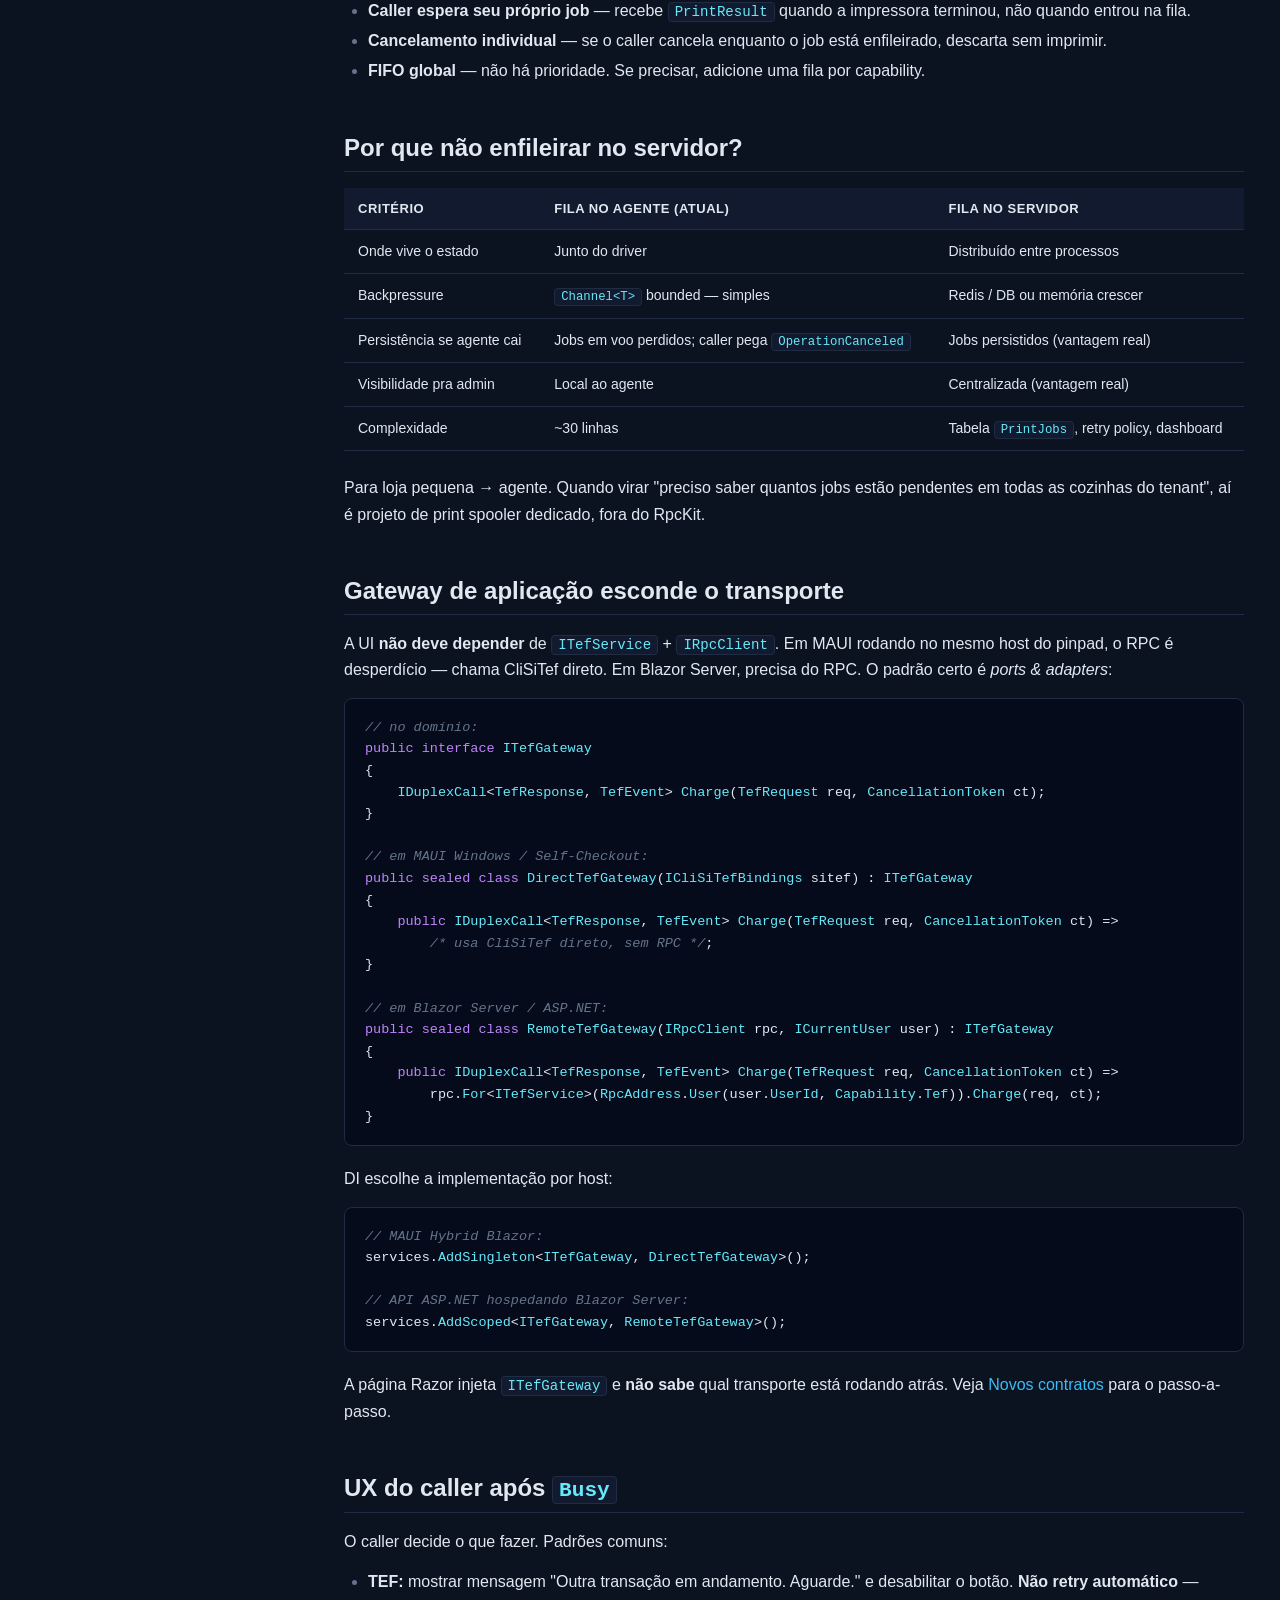
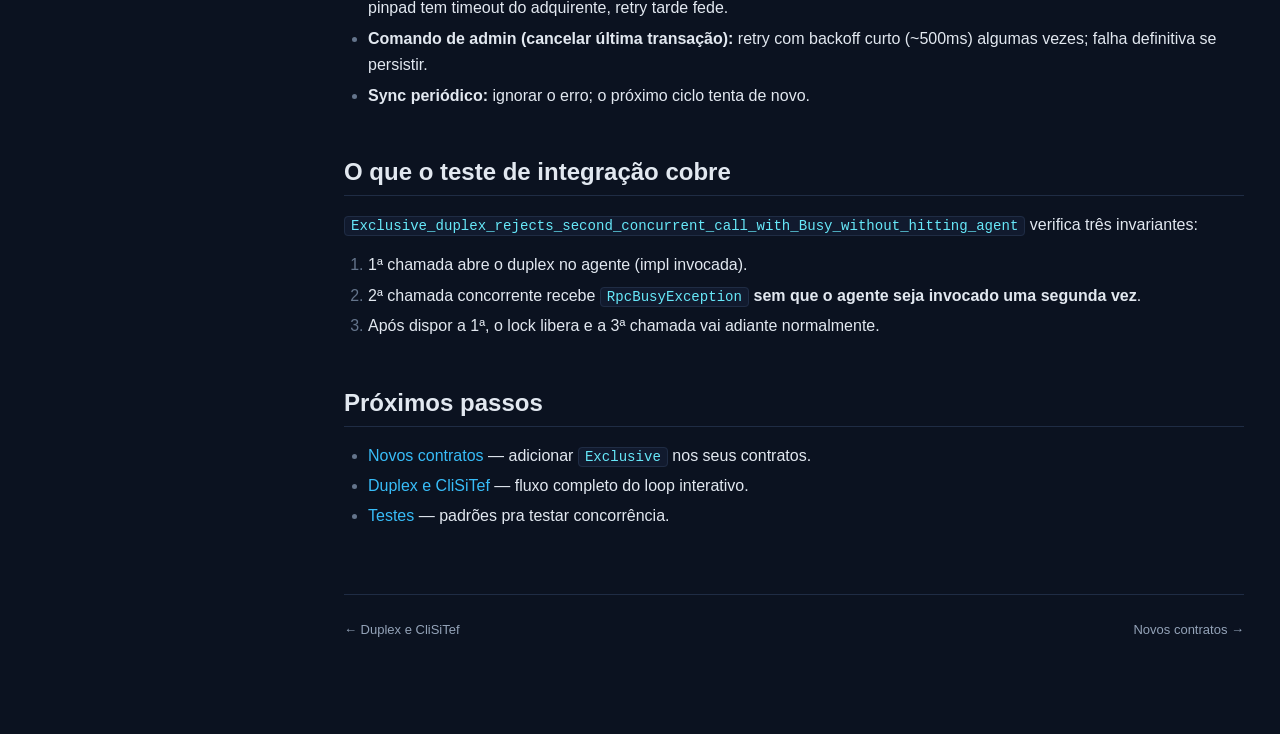
<file: docs/concurrency.html>
<!DOCTYPE html>
<html lang="pt-BR">
<head>
  <meta charset="UTF-8" />
  <meta name="viewport" content="width=device-width, initial-scale=1" />
  <title>Concorrência — RpcKit</title>
  <link rel="stylesheet" href="styles.css" />
</head>
<body>
<div class="layout">
  <aside class="sidebar">
    <div class="brand">Rpc<span class="accent">Kit</span></div>
    <div class="brand-tagline">SignalR + typed RPC + duplex CliSiTef</div>
    <nav class="toc">
      <h4>Começo</h4>
      <ul>
        <li><a href="index.html">Visão geral</a></li>
        <li><a href="quickstart.html">Quickstart</a></li>
        <li><a href="architecture.html">Arquitetura</a></li>
      </ul>
      <h4>Conceitos</h4>
      <ul>
        <li><a href="addressing.html">Endereçamento</a></li>
        <li><a href="duplex.html">Duplex e CliSiTef</a></li>
        <li><a href="concurrency.html">Concorrência</a></li>
        <li><a href="contracts.html">Novos contratos</a></li>
        <li><a href="sourcegen.html">Source Generator</a></li>
      </ul>
      <h4>Operação</h4>
      <ul>
        <li><a href="testing.html">Testes</a></li>
      </ul>
    </nav>
  </aside>

  <main>
    <span class="eyebrow">Conceitos</span>
    <h1>Concorrência</h1>
    <p class="lede">
      RpcKit é correios — entrega o pacote. Quem decide o que fazer com ele é o destinatário.
      Esta página define onde cada controle de concorrência mora: roteamento, handler,
      caller, e o gateway de aplicação que esconde tudo isso da UI.
    </p>

    <h2 id="responsabilidades">Quem é responsável pelo quê</h2>
    <table>
      <thead>
        <tr><th>Responsabilidade</th><th>RpcKit</th><th>Handler</th><th>Caller</th></tr>
      </thead>
      <tbody>
        <tr><td>Entregar a chamada uma vez ao alvo certo</td><td>✅</td><td></td><td></td></tr>
        <tr><td>Propagar cancelamento bilateralmente</td><td>✅</td><td></td><td></td></tr>
        <tr><td>Timeout do transporte (default 5min)</td><td>✅</td><td></td><td></td></tr>
        <tr><td>Reconexão automática do canal</td><td>✅</td><td></td><td></td></tr>
        <tr><td>Roteamento por <code>RpcAddress</code></td><td>✅</td><td></td><td></td></tr>
        <tr><td>Rejeitar 2ª chamada concorrente para método <code>Exclusive</code></td><td>✅ (opt-in)</td><td></td><td></td></tr>
        <tr><td>Saber se o pinpad / COM port está livre</td><td></td><td>✅</td><td></td></tr>
        <tr><td>Política "esperar vs rejeitar" quando recurso ocupado</td><td></td><td>✅</td><td></td></tr>
        <tr><td>Enfileirar jobs de impressão</td><td></td><td>✅</td><td></td></tr>
        <tr><td>Desabilitar botão enquanto fluxo TEF está rodando</td><td></td><td></td><td>✅</td></tr>
        <tr><td>Decidir o que fazer após receber <code>Busy</code></td><td></td><td></td><td>✅</td></tr>
        <tr><td>Idempotência (chamar duas vezes = um efeito)</td><td></td><td>✅</td><td>✅</td></tr>
        <tr><td>Saga / orquestração multi-step</td><td></td><td></td><td>✅</td></tr>
        <tr><td>Coordenação cross-processo no mesmo host</td><td></td><td>✅ (driver / OS lock)</td><td></td></tr>
      </tbody>
    </table>

    <h2 id="exclusive">Flag <code>Exclusive = true</code> nos contratos</h2>
    <p>
      Quando o recurso fisicamente só permite uma operação por vez — pinpad, gaveta de dinheiro,
      leitor biométrico — marque o método como <code>Exclusive</code>. O router rejeita a 2ª
      chamada com <code>RpcException(Kind = "Busy")</code> <strong>antes de chegar no agente</strong>,
      economizando uma viagem de rede e dando feedback imediato ao caller.
    </p>

    <pre><code class="lang-cs">[RpcContract]
public interface ITefService
{
    [RpcMethod(1, Exclusive = true)]
    IDuplexCall&lt;TefResponse, TefEvent&gt; Charge(TefRequest initial, CancellationToken ct);
}</code></pre>

    <p>O lock é por tupla <code>(ConnectionId, ContractId, MethodId)</code>. Implicações:</p>
    <ul>
      <li>Dois agentes diferentes podem executar <code>Charge</code> ao mesmo tempo — são pinpads distintos.</li>
      <li>O mesmo agente não pode receber duas <code>Charge</code> simultâneas — é o mesmo pinpad.</li>
      <li>Quando o agente desconecta, todos os locks daquele ConnectionId são liberados (<code>ExclusiveCallRegistry.ReleaseAllForConnection</code>).</li>
      <li>Ao dispor o duplex em voo, o lock libera automaticamente.</li>
    </ul>

    <div class="callout warn">
      <strong>Não marque <code>Exclusive</code> em métodos que aceitam concorrência</strong>
      (impressão, consultas, atualizações de estoque). Forçar serialização global onde não precisa
      mata throughput sem ganhar nada.
    </div>

    <h2 id="defesa-profundidade">Defesa em profundidade no handler</h2>
    <p>
      Mesmo com <code>Exclusive = true</code>, vale ter um <code>SemaphoreSlim</code> dentro do
      impl. Razões:
    </p>
    <ul>
      <li>Outro processo no mesmo host pode abrir o driver USB direto (ex: app MAUI nativo) — o router não vê.</li>
      <li>Reinicialização do servidor zera os locks; uma chamada antiga ainda em voo no agente continuaria.</li>
      <li>Documenta a intenção no código do handler.</li>
    </ul>

    <pre><code class="lang-cs">public sealed class TefServiceImpl : ITefService
{
    private readonly SemaphoreSlim _pinpadLock = new(initialCount: 1, maxCount: 1);

    public IDuplexCall&lt;TefResponse, TefEvent&gt; Charge(TefRequest initial, CancellationToken ct)
    {
        if (!_pinpadLock.Wait(0))
            throw new RpcBusyException("Outra transação TEF está em andamento neste pinpad.");

        var call = new DuplexCallChannel&lt;TefResponse, TefEvent&gt;(ct);
        _ = Task.Run(async () =&gt;
        {
            try { await RunCliSiTefLoopAsync(initial, call); }
            finally { _pinpadLock.Release(); }
        }, call.Token);
        return call;
    }
}</code></pre>

    <h2 id="queue">Fila de impressão com <code>Channel&lt;T&gt;</code></h2>
    <p>
      Impressão é por natureza sequencial num driver físico, mas <strong>não exclusiva</strong> —
      callers concorrentes não precisam ser rejeitados, devem entrar na fila. O agente mantém
      um <code>Channel&lt;T&gt;</code> com backpressure (rejeita se a fila encher) e um worker
      que processa em FIFO.
    </p>

    <pre><code class="lang-cs">public sealed class PrinterServiceImpl : IPrinterService, IHostedService
{
    private readonly Channel&lt;QueuedJob&gt; _queue = Channel.CreateBounded&lt;QueuedJob&gt;(
        new BoundedChannelOptions(capacity: 32) { FullMode = BoundedChannelFullMode.Wait });

    public Task StartAsync(CancellationToken _) { Task.Run(ProcessQueueAsync); return Task.CompletedTask; }

    public async Task&lt;PrintResult&gt; PrintAsync(PrintJob job, CancellationToken ct)
    {
        var tcs = new TaskCompletionSource&lt;PrintResult&gt;(TaskCreationOptions.RunContinuationsAsynchronously);
        await _queue.Writer.WriteAsync(new(job, tcs, ct), ct);
        return await tcs.Task;     // caller espera o SEU job sair, não bloqueia outros
    }

    private async Task ProcessQueueAsync()
    {
        await foreach (var (job, tcs, ct) in _queue.Reader.ReadAllAsync())
        {
            try { tcs.TrySetResult(await DoPrintAsync(job, ct)); }
            catch (Exception ex) { tcs.TrySetException(ex); }
        }
    }
}</code></pre>

    <p>Características desta abordagem:</p>
    <ul>
      <li><strong>Backpressure por canal bounded</strong> — quando a fila enche (32 jobs), o 33° caller espera o canal abrir. Evita memória crescer descontroladamente.</li>
      <li><strong>Caller espera seu próprio job</strong> — recebe <code>PrintResult</code> quando a impressora terminou, não quando entrou na fila.</li>
      <li><strong>Cancelamento individual</strong> — se o caller cancela enquanto o job está enfileirado, descarta sem imprimir.</li>
      <li><strong>FIFO global</strong> — não há prioridade. Se precisar, adicione uma fila por capability.</li>
    </ul>

    <h2 id="fila-servidor">Por que não enfileirar no servidor?</h2>
    <table>
      <thead><tr><th>Critério</th><th>Fila no agente (atual)</th><th>Fila no servidor</th></tr></thead>
      <tbody>
        <tr><td>Onde vive o estado</td><td>Junto do driver</td><td>Distribuído entre processos</td></tr>
        <tr><td>Backpressure</td><td><code>Channel&lt;T&gt;</code> bounded — simples</td><td>Redis / DB ou memória crescer</td></tr>
        <tr><td>Persistência se agente cai</td><td>Jobs em voo perdidos; caller pega <code>OperationCanceled</code></td><td>Jobs persistidos (vantagem real)</td></tr>
        <tr><td>Visibilidade pra admin</td><td>Local ao agente</td><td>Centralizada (vantagem real)</td></tr>
        <tr><td>Complexidade</td><td>~30 linhas</td><td>Tabela <code>PrintJobs</code>, retry policy, dashboard</td></tr>
      </tbody>
    </table>
    <p>
      Para loja pequena → agente. Quando virar "preciso saber quantos jobs estão pendentes em
      todas as cozinhas do tenant", aí é projeto de print spooler dedicado, fora do RpcKit.
    </p>

    <h2 id="gateway">Gateway de aplicação esconde o transporte</h2>
    <p>
      A UI <strong>não deve depender</strong> de <code>ITefService</code> + <code>IRpcClient</code>.
      Em MAUI rodando no mesmo host do pinpad, o RPC é desperdício — chama CliSiTef direto.
      Em Blazor Server, precisa do RPC. O padrão certo é <em>ports &amp; adapters</em>:
    </p>

    <pre><code class="lang-cs">// no domínio:
public interface ITefGateway
{
    IDuplexCall&lt;TefResponse, TefEvent&gt; Charge(TefRequest req, CancellationToken ct);
}

// em MAUI Windows / Self-Checkout:
public sealed class DirectTefGateway(ICliSiTefBindings sitef) : ITefGateway
{
    public IDuplexCall&lt;TefResponse, TefEvent&gt; Charge(TefRequest req, CancellationToken ct) =&gt;
        /* usa CliSiTef direto, sem RPC */;
}

// em Blazor Server / ASP.NET:
public sealed class RemoteTefGateway(IRpcClient rpc, ICurrentUser user) : ITefGateway
{
    public IDuplexCall&lt;TefResponse, TefEvent&gt; Charge(TefRequest req, CancellationToken ct) =&gt;
        rpc.For&lt;ITefService&gt;(RpcAddress.User(user.UserId, Capability.Tef)).Charge(req, ct);
}</code></pre>

    <p>DI escolhe a implementação por host:</p>
    <pre><code class="lang-cs">// MAUI Hybrid Blazor:
services.AddSingleton&lt;ITefGateway, DirectTefGateway&gt;();

// API ASP.NET hospedando Blazor Server:
services.AddScoped&lt;ITefGateway, RemoteTefGateway&gt;();</code></pre>

    <p>A página Razor injeta <code>ITefGateway</code> e <strong>não sabe</strong> qual transporte está rodando atrás. Veja <a href="contracts.html">Novos contratos</a> para o passo-a-passo.</p>

    <h2 id="caller-ux">UX do caller após <code>Busy</code></h2>
    <p>O caller decide o que fazer. Padrões comuns:</p>
    <ul>
      <li><strong>TEF:</strong> mostrar mensagem "Outra transação em andamento. Aguarde." e desabilitar o botão. <strong>Não retry automático</strong> — pinpad tem timeout do adquirente, retry tarde fede.</li>
      <li><strong>Comando de admin (cancelar última transação):</strong> retry com backoff curto (~500ms) algumas vezes; falha definitiva se persistir.</li>
      <li><strong>Sync periódico:</strong> ignorar o erro; o próximo ciclo tenta de novo.</li>
    </ul>

    <h2 id="cobertura">O que o teste de integração cobre</h2>
    <p>
      <code>Exclusive_duplex_rejects_second_concurrent_call_with_Busy_without_hitting_agent</code>
      verifica três invariantes:
    </p>
    <ol>
      <li>1ª chamada abre o duplex no agente (impl invocada).</li>
      <li>2ª chamada concorrente recebe <code>RpcBusyException</code> <strong>sem que o agente seja invocado uma segunda vez</strong>.</li>
      <li>Após dispor a 1ª, o lock libera e a 3ª chamada vai adiante normalmente.</li>
    </ol>

    <h2 id="proximos">Próximos passos</h2>
    <ul>
      <li><a class="link-underline" href="contracts.html">Novos contratos</a> — adicionar <code>Exclusive</code> nos seus contratos.</li>
      <li><a class="link-underline" href="duplex.html">Duplex e CliSiTef</a> — fluxo completo do loop interativo.</li>
      <li><a class="link-underline" href="testing.html">Testes</a> — padrões pra testar concorrência.</li>
    </ul>

    <footer class="page-foot">
      <a href="duplex.html">← Duplex e CliSiTef</a>
      <a href="contracts.html">Novos contratos →</a>
    </footer>
  </main>
</div>
<script src="app.js"></script>
</body>
</html>
</file>
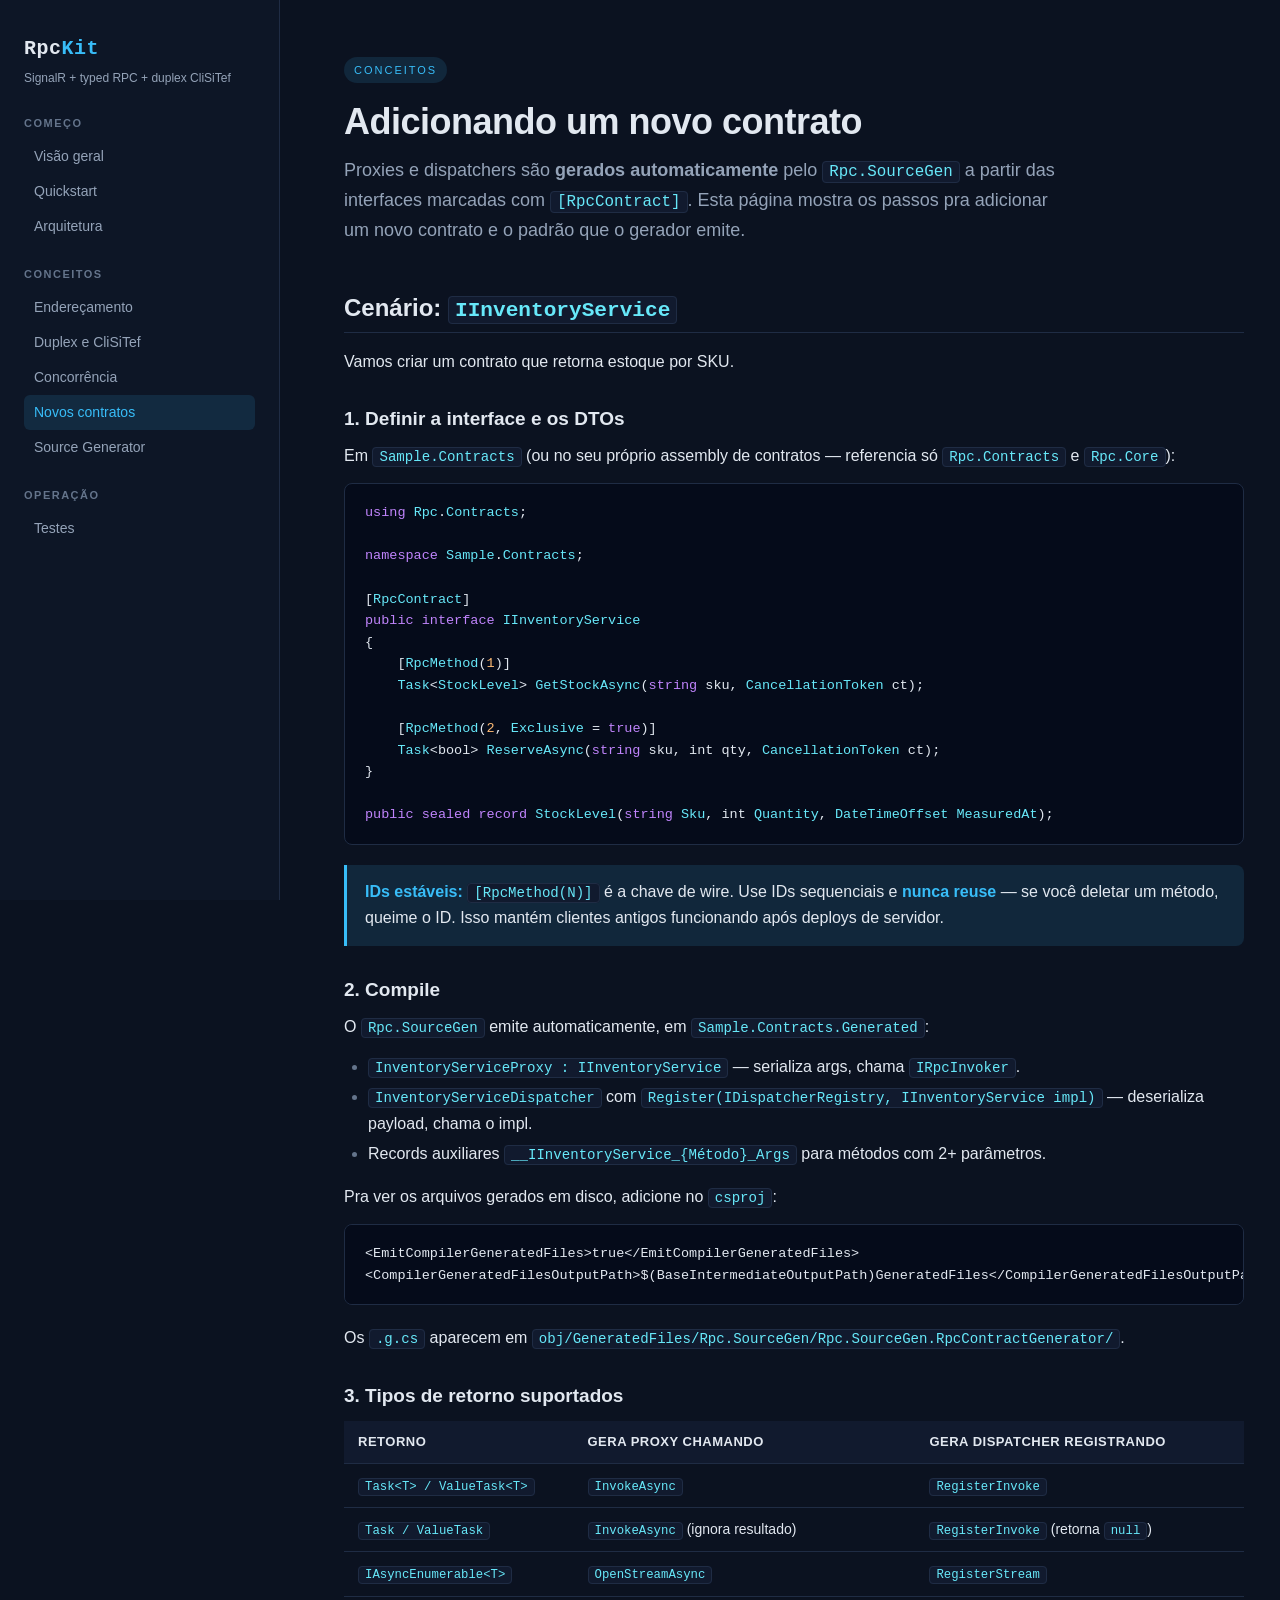
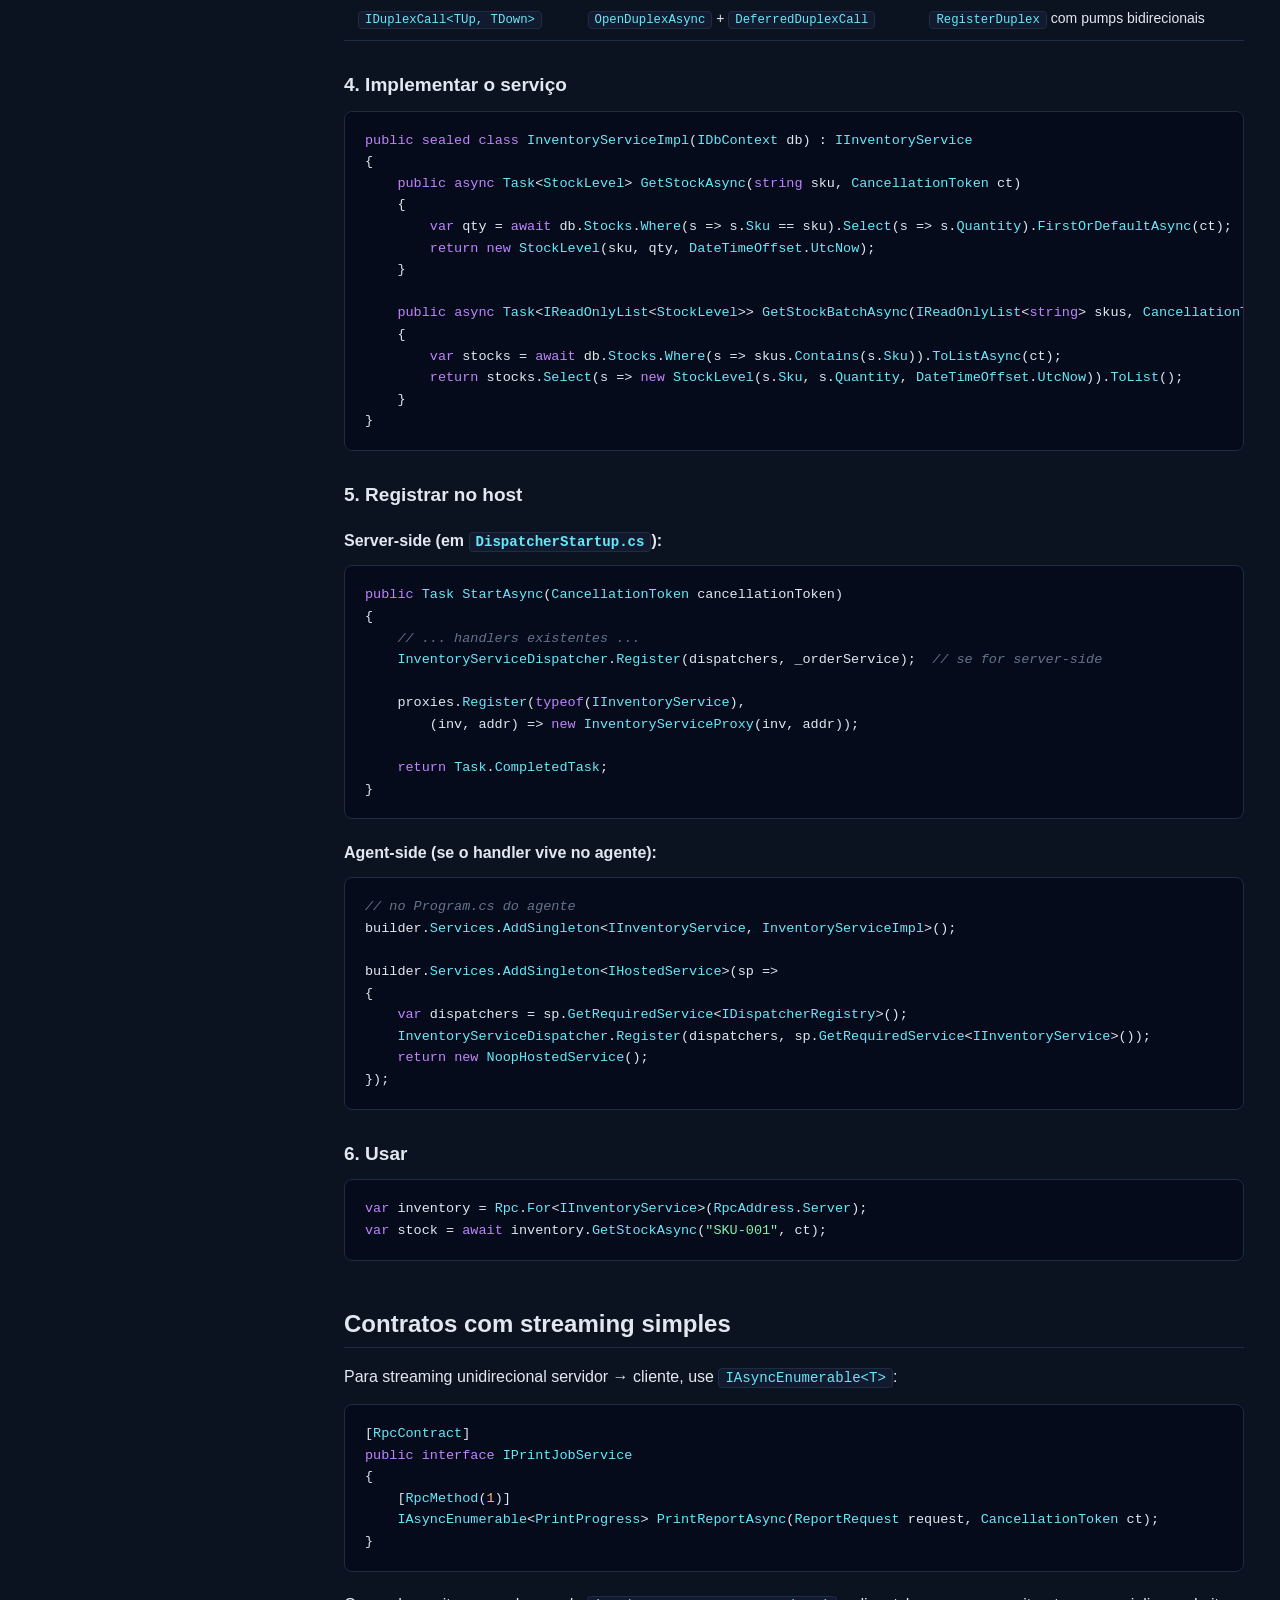
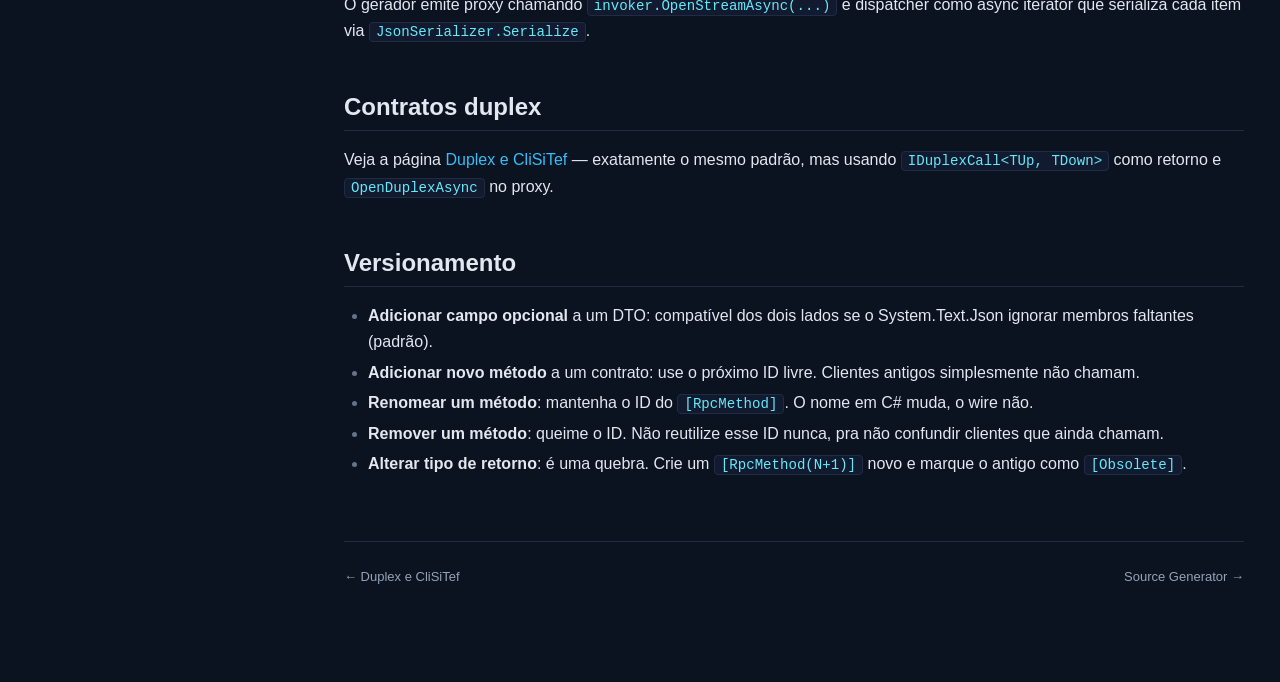
<file: docs/contracts.html>
<!DOCTYPE html>
<html lang="pt-BR">
<head>
  <meta charset="UTF-8" />
  <meta name="viewport" content="width=device-width, initial-scale=1" />
  <title>Novos contratos — RpcKit</title>
  <link rel="stylesheet" href="styles.css" />
</head>
<body>
<div class="layout">
  <aside class="sidebar">
    <div class="brand">Rpc<span class="accent">Kit</span></div>
    <div class="brand-tagline">SignalR + typed RPC + duplex CliSiTef</div>
    <nav class="toc">
      <h4>Começo</h4>
      <ul>
        <li><a href="index.html">Visão geral</a></li>
        <li><a href="quickstart.html">Quickstart</a></li>
        <li><a href="architecture.html">Arquitetura</a></li>
      </ul>
      <h4>Conceitos</h4>
      <ul>
        <li><a href="addressing.html">Endereçamento</a></li>
        <li><a href="duplex.html">Duplex e CliSiTef</a></li>
        <li><a href="concurrency.html">Concorrência</a></li>
        <li><a href="contracts.html">Novos contratos</a></li>
        <li><a href="sourcegen.html">Source Generator</a></li>
      </ul>
      <h4>Operação</h4>
      <ul>
        <li><a href="testing.html">Testes</a></li>
      </ul>
    </nav>
  </aside>

  <main>
    <span class="eyebrow">Conceitos</span>
    <h1>Adicionando um novo contrato</h1>
    <p class="lede">
      Proxies e dispatchers são <strong>gerados automaticamente</strong> pelo
      <code>Rpc.SourceGen</code> a partir das interfaces marcadas com
      <code>[RpcContract]</code>. Esta página mostra os passos pra adicionar um novo contrato
      e o padrão que o gerador emite.
    </p>

    <h2 id="exemplo">Cenário: <code>IInventoryService</code></h2>
    <p>Vamos criar um contrato que retorna estoque por SKU.</p>

    <h3 id="step1">1. Definir a interface e os DTOs</h3>
    <p>Em <code>Sample.Contracts</code> (ou no seu próprio assembly de contratos — referencia só <code>Rpc.Contracts</code> e <code>Rpc.Core</code>):</p>
    <pre><code class="lang-cs">using Rpc.Contracts;

namespace Sample.Contracts;

[RpcContract]
public interface IInventoryService
{
    [RpcMethod(1)]
    Task&lt;StockLevel&gt; GetStockAsync(string sku, CancellationToken ct);

    [RpcMethod(2, Exclusive = true)]
    Task&lt;bool&gt; ReserveAsync(string sku, int qty, CancellationToken ct);
}

public sealed record StockLevel(string Sku, int Quantity, DateTimeOffset MeasuredAt);</code></pre>
    <div class="callout">
      <strong>IDs estáveis:</strong> <code>[RpcMethod(N)]</code> é a chave de wire. Use IDs
      sequenciais e <strong>nunca reuse</strong> — se você deletar um método, queime o ID. Isso
      mantém clientes antigos funcionando após deploys de servidor.
    </div>

    <h3 id="step2">2. Compile</h3>
    <p>
      O <code>Rpc.SourceGen</code> emite automaticamente, em <code>Sample.Contracts.Generated</code>:
    </p>
    <ul>
      <li><code>InventoryServiceProxy : IInventoryService</code> — serializa args, chama <code>IRpcInvoker</code>.</li>
      <li><code>InventoryServiceDispatcher</code> com <code>Register(IDispatcherRegistry, IInventoryService impl)</code> — deserializa payload, chama o impl.</li>
      <li>Records auxiliares <code>__IInventoryService_{Método}_Args</code> para métodos com 2+ parâmetros.</li>
    </ul>
    <p>Pra ver os arquivos gerados em disco, adicione no <code>csproj</code>:</p>
    <pre><code>&lt;EmitCompilerGeneratedFiles&gt;true&lt;/EmitCompilerGeneratedFiles&gt;
&lt;CompilerGeneratedFilesOutputPath&gt;$(BaseIntermediateOutputPath)GeneratedFiles&lt;/CompilerGeneratedFilesOutputPath&gt;</code></pre>
    <p>Os <code>.g.cs</code> aparecem em <code>obj/GeneratedFiles/Rpc.SourceGen/Rpc.SourceGen.RpcContractGenerator/</code>.</p>

    <h3 id="step3">3. Tipos de retorno suportados</h3>
    <table>
      <thead><tr><th>Retorno</th><th>Gera proxy chamando</th><th>Gera dispatcher registrando</th></tr></thead>
      <tbody>
        <tr><td><code>Task&lt;T&gt; / ValueTask&lt;T&gt;</code></td><td><code>InvokeAsync</code></td><td><code>RegisterInvoke</code></td></tr>
        <tr><td><code>Task / ValueTask</code></td><td><code>InvokeAsync</code> (ignora resultado)</td><td><code>RegisterInvoke</code> (retorna <code>null</code>)</td></tr>
        <tr><td><code>IAsyncEnumerable&lt;T&gt;</code></td><td><code>OpenStreamAsync</code></td><td><code>RegisterStream</code></td></tr>
        <tr><td><code>IDuplexCall&lt;TUp, TDown&gt;</code></td><td><code>OpenDuplexAsync</code> + <code>DeferredDuplexCall</code></td><td><code>RegisterDuplex</code> com pumps bidirecionais</td></tr>
      </tbody>
    </table>

    <h3 id="step4">4. Implementar o serviço</h3>
    <pre><code class="lang-cs">public sealed class InventoryServiceImpl(IDbContext db) : IInventoryService
{
    public async Task&lt;StockLevel&gt; GetStockAsync(string sku, CancellationToken ct)
    {
        var qty = await db.Stocks.Where(s =&gt; s.Sku == sku).Select(s =&gt; s.Quantity).FirstOrDefaultAsync(ct);
        return new StockLevel(sku, qty, DateTimeOffset.UtcNow);
    }

    public async Task&lt;IReadOnlyList&lt;StockLevel&gt;&gt; GetStockBatchAsync(IReadOnlyList&lt;string&gt; skus, CancellationToken ct)
    {
        var stocks = await db.Stocks.Where(s =&gt; skus.Contains(s.Sku)).ToListAsync(ct);
        return stocks.Select(s =&gt; new StockLevel(s.Sku, s.Quantity, DateTimeOffset.UtcNow)).ToList();
    }
}</code></pre>

    <h3 id="step5">5. Registrar no host</h3>

    <h4>Server-side (em <code>DispatcherStartup.cs</code>):</h4>
    <pre><code class="lang-cs">public Task StartAsync(CancellationToken cancellationToken)
{
    // ... handlers existentes ...
    InventoryServiceDispatcher.Register(dispatchers, _orderService);  // se for server-side

    proxies.Register(typeof(IInventoryService),
        (inv, addr) =&gt; new InventoryServiceProxy(inv, addr));

    return Task.CompletedTask;
}</code></pre>

    <h4>Agent-side (se o handler vive no agente):</h4>
    <pre><code class="lang-cs">// no Program.cs do agente
builder.Services.AddSingleton&lt;IInventoryService, InventoryServiceImpl&gt;();

builder.Services.AddSingleton&lt;IHostedService&gt;(sp =&gt;
{
    var dispatchers = sp.GetRequiredService&lt;IDispatcherRegistry&gt;();
    InventoryServiceDispatcher.Register(dispatchers, sp.GetRequiredService&lt;IInventoryService&gt;());
    return new NoopHostedService();
});</code></pre>

    <h3 id="step6">6. Usar</h3>
    <pre><code class="lang-cs">var inventory = Rpc.For&lt;IInventoryService&gt;(RpcAddress.Server);
var stock = await inventory.GetStockAsync("SKU-001", ct);</code></pre>

    <h2 id="streaming">Contratos com streaming simples</h2>
    <p>Para streaming unidirecional servidor → cliente, use <code>IAsyncEnumerable&lt;T&gt;</code>:</p>
    <pre><code class="lang-cs">[RpcContract]
public interface IPrintJobService
{
    [RpcMethod(1)]
    IAsyncEnumerable&lt;PrintProgress&gt; PrintReportAsync(ReportRequest request, CancellationToken ct);
}</code></pre>
    <p>O gerador emite proxy chamando <code>invoker.OpenStreamAsync(...)</code> e dispatcher como async iterator que serializa cada item via <code>JsonSerializer.Serialize</code>.</p>

    <h2 id="duplex">Contratos duplex</h2>
    <p>Veja a página <a href="duplex.html">Duplex e CliSiTef</a> — exatamente o mesmo padrão, mas usando <code>IDuplexCall&lt;TUp, TDown&gt;</code> como retorno e <code>OpenDuplexAsync</code> no proxy.</p>

    <h2 id="versionamento">Versionamento</h2>
    <ul>
      <li><strong>Adicionar campo opcional</strong> a um DTO: compatível dos dois lados se o System.Text.Json ignorar membros faltantes (padrão).</li>
      <li><strong>Adicionar novo método</strong> a um contrato: use o próximo ID livre. Clientes antigos simplesmente não chamam.</li>
      <li><strong>Renomear um método</strong>: mantenha o ID do <code>[RpcMethod]</code>. O nome em C# muda, o wire não.</li>
      <li><strong>Remover um método</strong>: queime o ID. Não reutilize esse ID nunca, pra não confundir clientes que ainda chamam.</li>
      <li><strong>Alterar tipo de retorno</strong>: é uma quebra. Crie um <code>[RpcMethod(N+1)]</code> novo e marque o antigo como <code>[Obsolete]</code>.</li>
    </ul>

    <footer class="page-foot">
      <a href="duplex.html">← Duplex e CliSiTef</a>
      <a href="sourcegen.html">Source Generator →</a>
    </footer>
  </main>
</div>
<script src="app.js"></script>
</body>
</html>
</file>
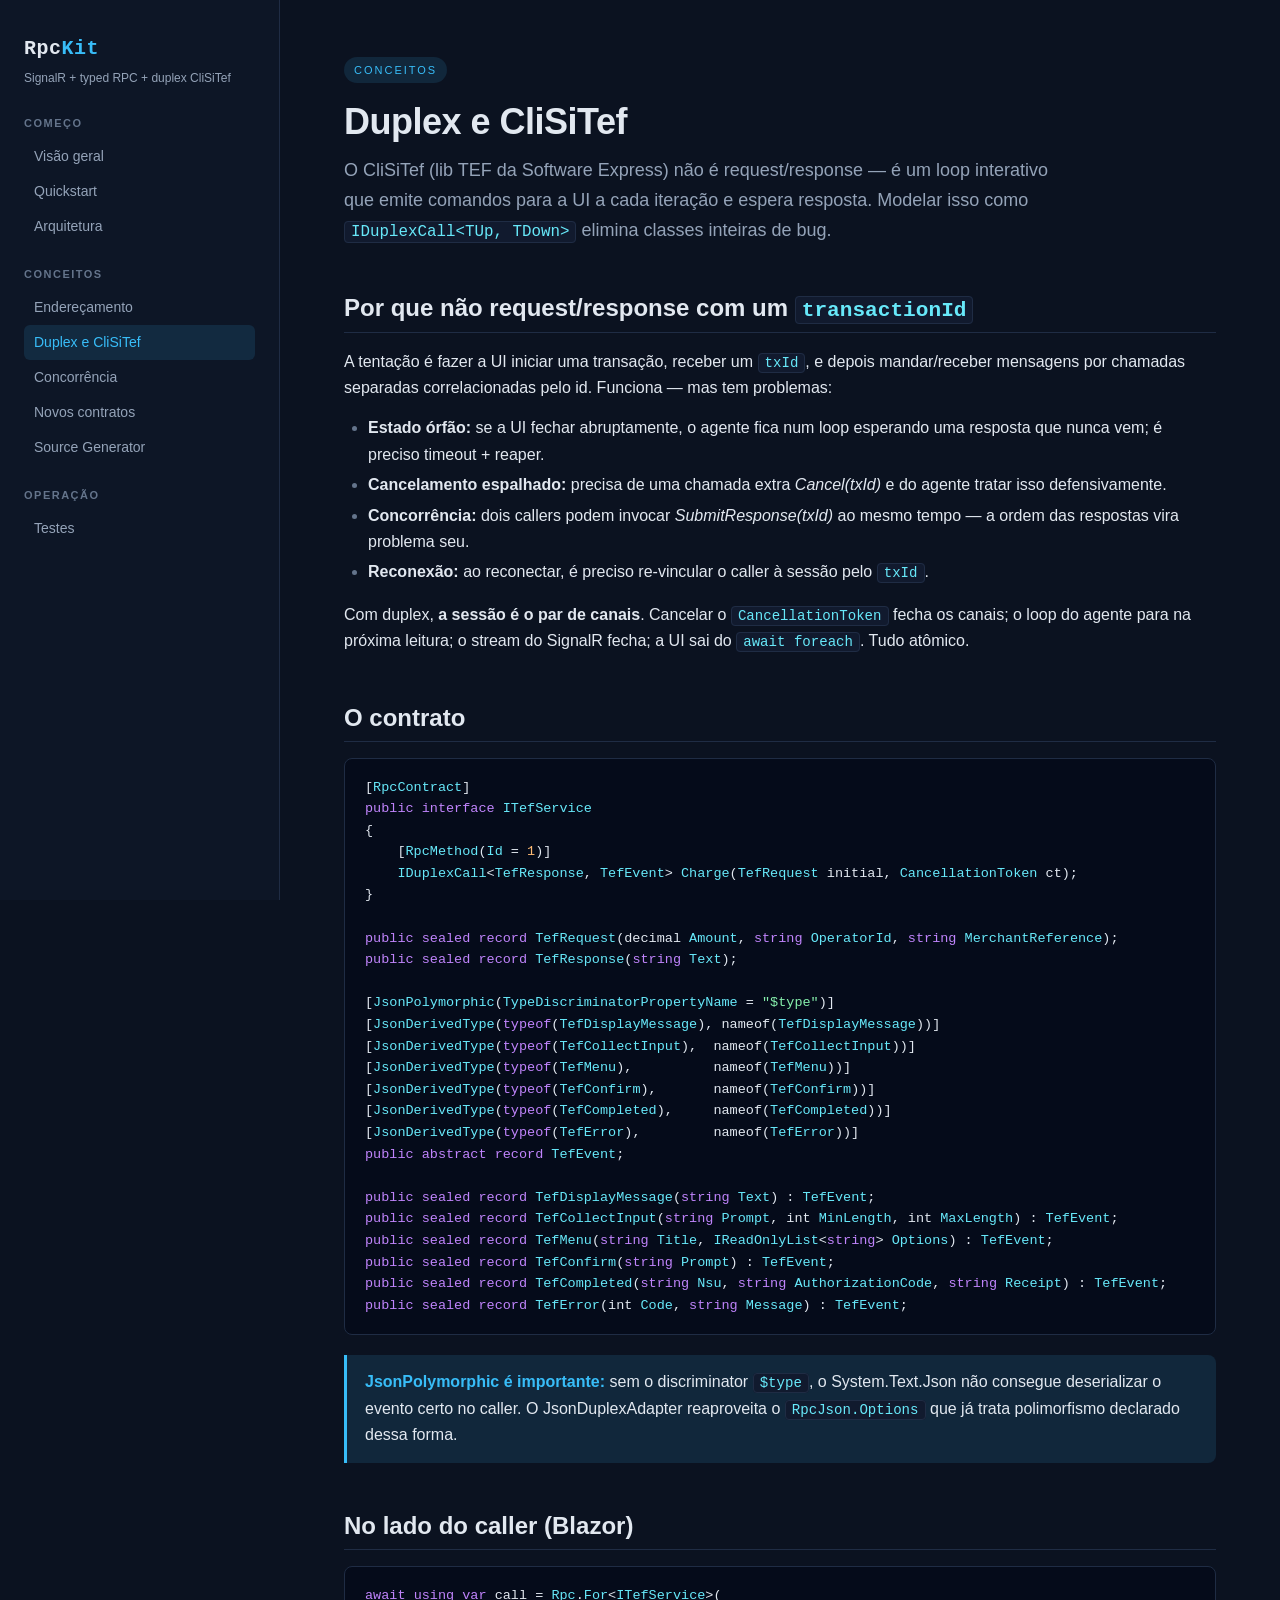
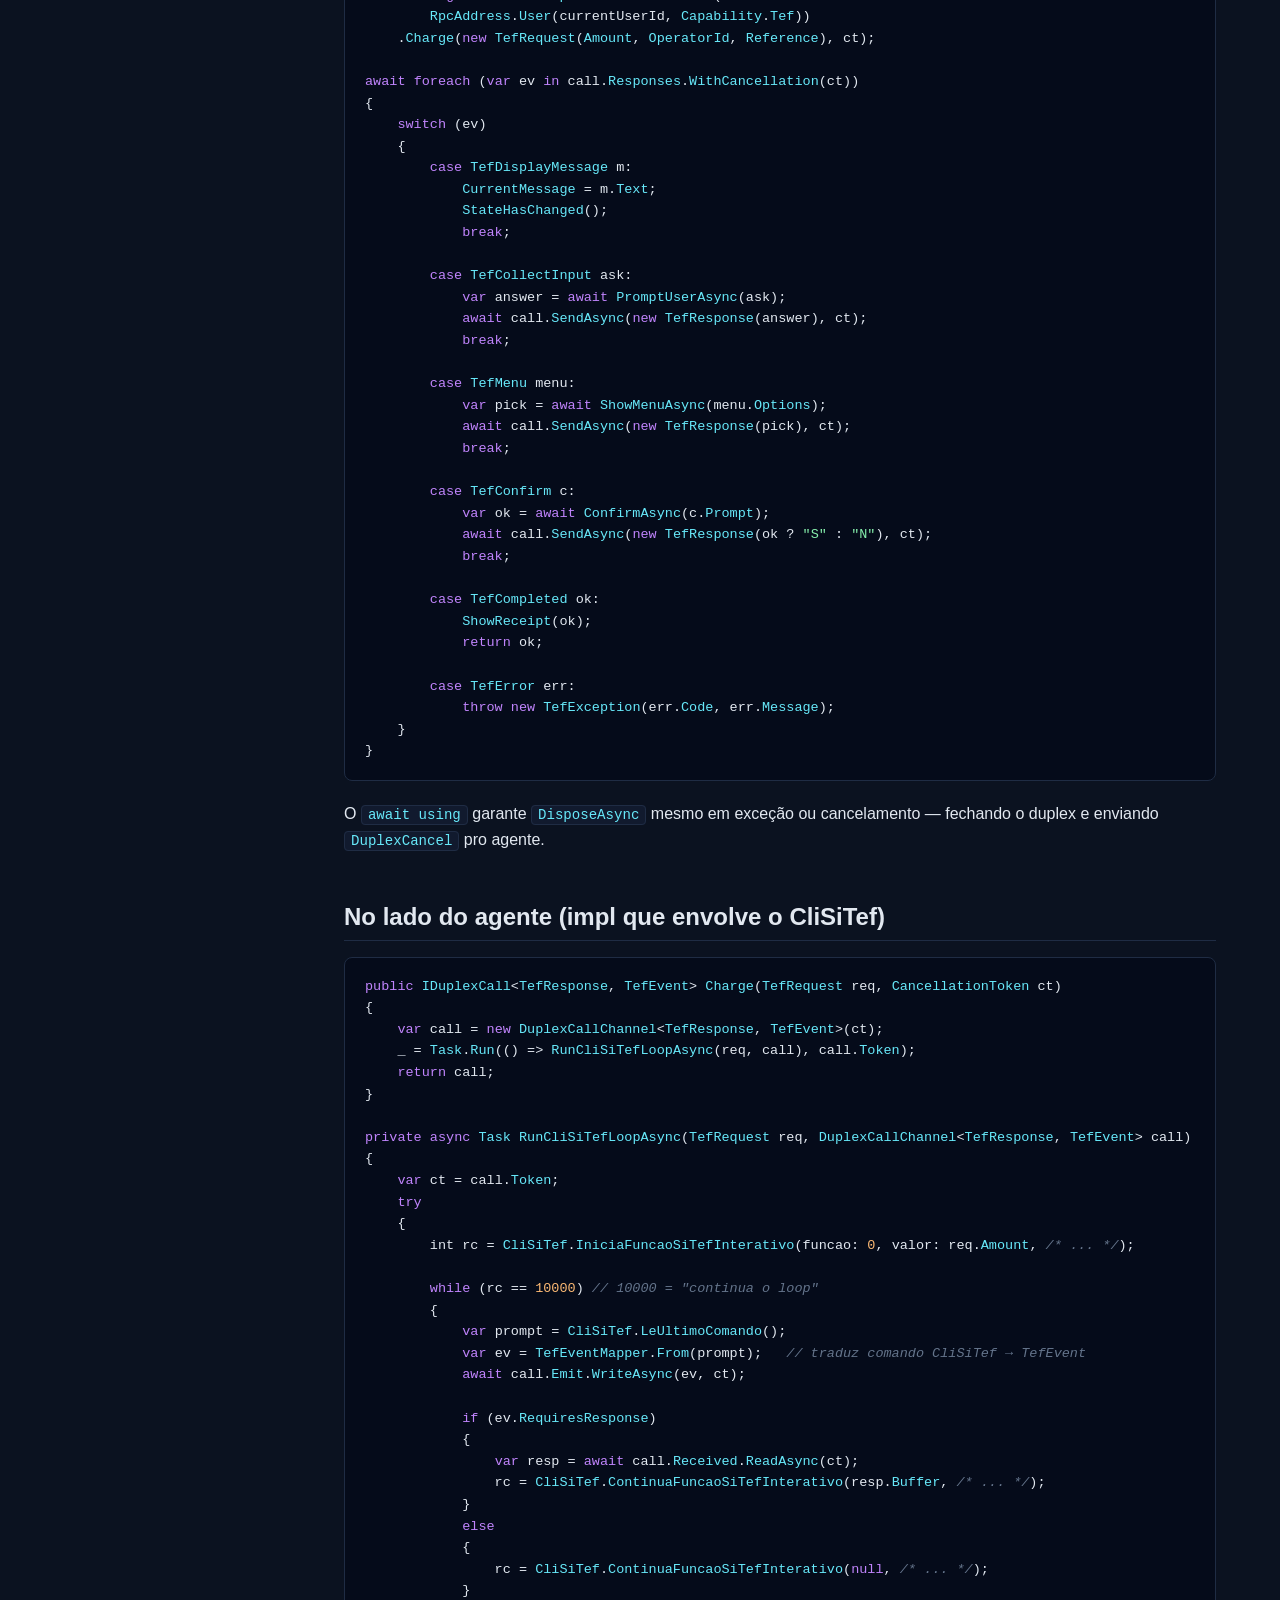
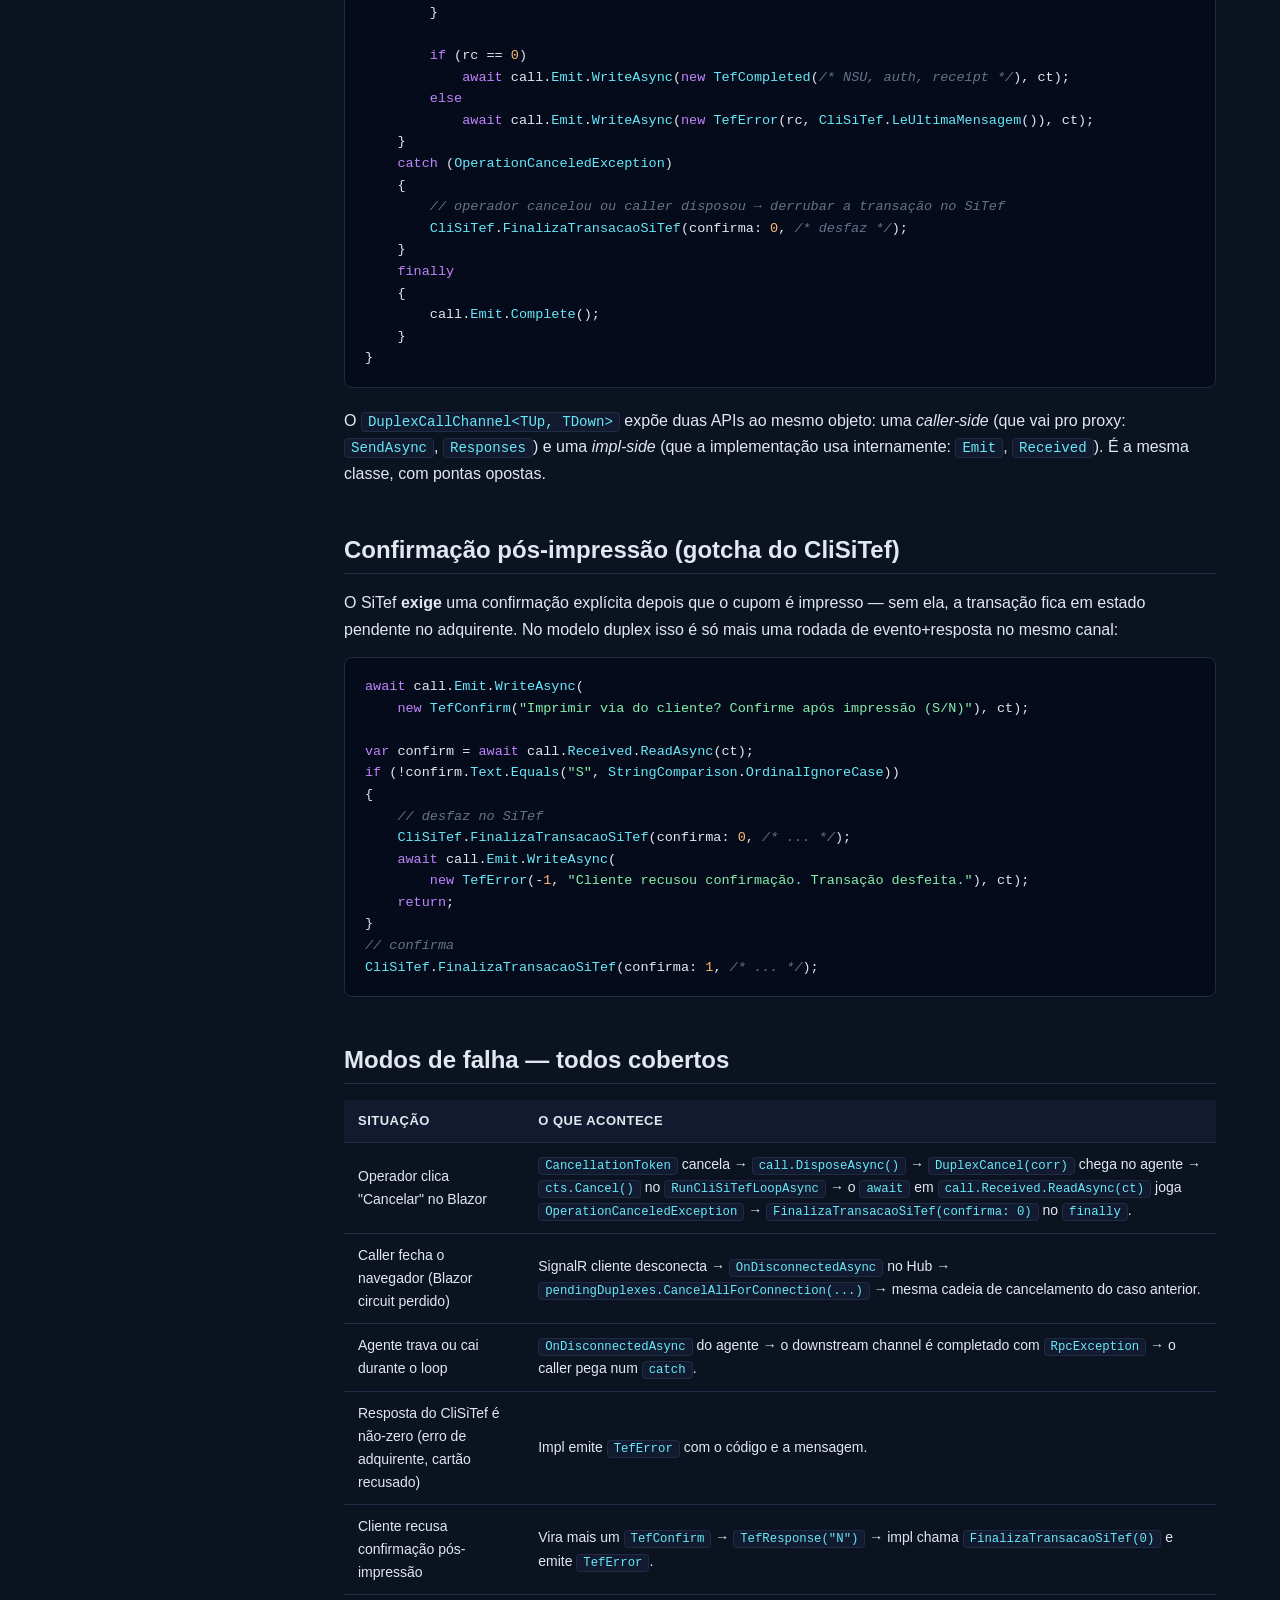
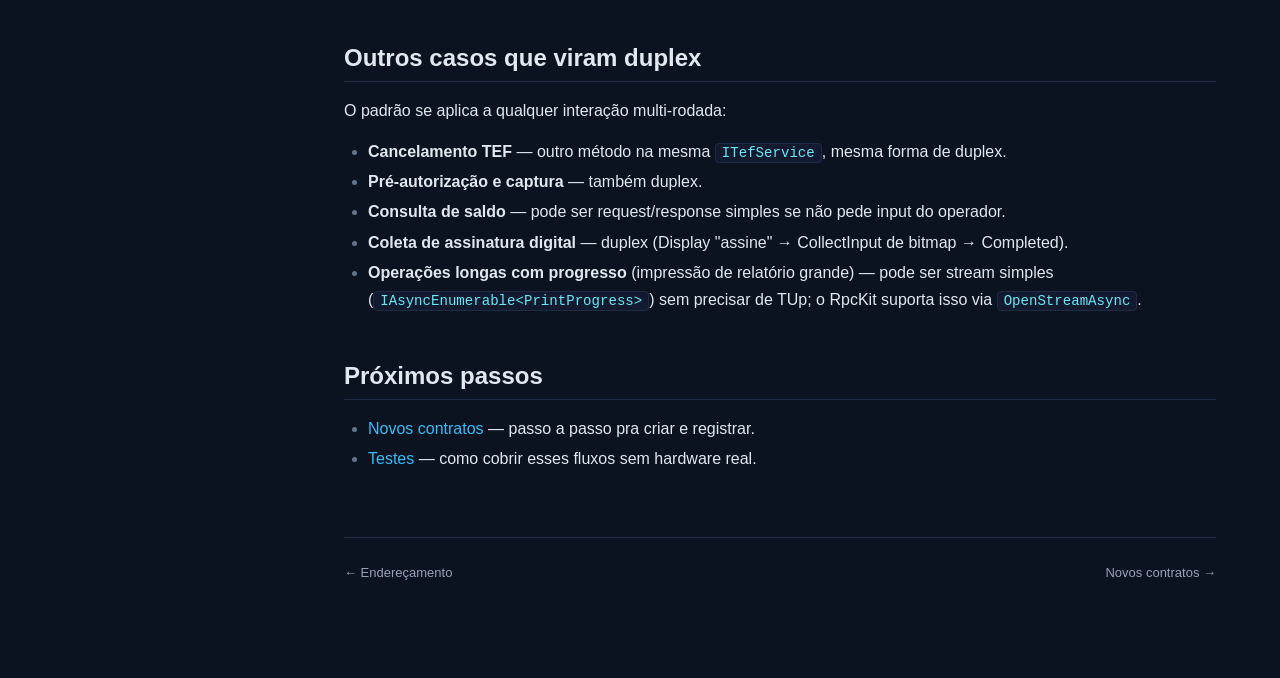
<file: docs/duplex.html>
<!DOCTYPE html>
<html lang="pt-BR">
<head>
  <meta charset="UTF-8" />
  <meta name="viewport" content="width=device-width, initial-scale=1" />
  <title>Duplex e CliSiTef — RpcKit</title>
  <link rel="stylesheet" href="styles.css" />
</head>
<body>
<div class="layout">
  <aside class="sidebar">
    <div class="brand">Rpc<span class="accent">Kit</span></div>
    <div class="brand-tagline">SignalR + typed RPC + duplex CliSiTef</div>
    <nav class="toc">
      <h4>Começo</h4>
      <ul>
        <li><a href="index.html">Visão geral</a></li>
        <li><a href="quickstart.html">Quickstart</a></li>
        <li><a href="architecture.html">Arquitetura</a></li>
      </ul>
      <h4>Conceitos</h4>
      <ul>
        <li><a href="addressing.html">Endereçamento</a></li>
        <li><a href="duplex.html">Duplex e CliSiTef</a></li>
        <li><a href="concurrency.html">Concorrência</a></li>
        <li><a href="contracts.html">Novos contratos</a></li>
        <li><a href="sourcegen.html">Source Generator</a></li>
      </ul>
      <h4>Operação</h4>
      <ul>
        <li><a href="testing.html">Testes</a></li>
      </ul>
    </nav>
  </aside>

  <main>
    <span class="eyebrow">Conceitos</span>
    <h1>Duplex e CliSiTef</h1>
    <p class="lede">
      O CliSiTef (lib TEF da Software Express) não é request/response — é um loop interativo que
      emite comandos para a UI a cada iteração e espera resposta. Modelar isso como
      <code>IDuplexCall&lt;TUp, TDown&gt;</code> elimina classes inteiras de bug.
    </p>

    <h2 id="por-que">Por que não request/response com um <code>transactionId</code></h2>
    <p>
      A tentação é fazer a UI iniciar uma transação, receber um <code>txId</code>, e depois
      mandar/receber mensagens por chamadas separadas correlacionadas pelo id. Funciona — mas
      tem problemas:
    </p>
    <ul>
      <li><strong>Estado órfão:</strong> se a UI fechar abruptamente, o agente fica num loop esperando uma resposta que nunca vem; é preciso timeout + reaper.</li>
      <li><strong>Cancelamento espalhado:</strong> precisa de uma chamada extra <em>Cancel(txId)</em> e do agente tratar isso defensivamente.</li>
      <li><strong>Concorrência:</strong> dois callers podem invocar <em>SubmitResponse(txId)</em> ao mesmo tempo — a ordem das respostas vira problema seu.</li>
      <li><strong>Reconexão:</strong> ao reconectar, é preciso re-vincular o caller à sessão pelo <code>txId</code>.</li>
    </ul>
    <p>
      Com duplex, <strong>a sessão é o par de canais</strong>. Cancelar o
      <code>CancellationToken</code> fecha os canais; o loop do agente para na próxima leitura;
      o stream do SignalR fecha; a UI sai do <code>await foreach</code>. Tudo atômico.
    </p>

    <h2 id="contrato">O contrato</h2>
    <pre><code class="lang-cs">[RpcContract]
public interface ITefService
{
    [RpcMethod(Id = 1)]
    IDuplexCall&lt;TefResponse, TefEvent&gt; Charge(TefRequest initial, CancellationToken ct);
}

public sealed record TefRequest(decimal Amount, string OperatorId, string MerchantReference);
public sealed record TefResponse(string Text);

[JsonPolymorphic(TypeDiscriminatorPropertyName = "$type")]
[JsonDerivedType(typeof(TefDisplayMessage), nameof(TefDisplayMessage))]
[JsonDerivedType(typeof(TefCollectInput),  nameof(TefCollectInput))]
[JsonDerivedType(typeof(TefMenu),          nameof(TefMenu))]
[JsonDerivedType(typeof(TefConfirm),       nameof(TefConfirm))]
[JsonDerivedType(typeof(TefCompleted),     nameof(TefCompleted))]
[JsonDerivedType(typeof(TefError),         nameof(TefError))]
public abstract record TefEvent;

public sealed record TefDisplayMessage(string Text) : TefEvent;
public sealed record TefCollectInput(string Prompt, int MinLength, int MaxLength) : TefEvent;
public sealed record TefMenu(string Title, IReadOnlyList&lt;string&gt; Options) : TefEvent;
public sealed record TefConfirm(string Prompt) : TefEvent;
public sealed record TefCompleted(string Nsu, string AuthorizationCode, string Receipt) : TefEvent;
public sealed record TefError(int Code, string Message) : TefEvent;</code></pre>

    <div class="callout">
      <strong>JsonPolymorphic é importante:</strong> sem o discriminator <code>$type</code>, o
      System.Text.Json não consegue deserializar o evento certo no caller. O JsonDuplexAdapter
      reaproveita o <code>RpcJson.Options</code> que já trata polimorfismo declarado dessa forma.
    </div>

    <h2 id="caller">No lado do caller (Blazor)</h2>
    <pre><code class="lang-cs">await using var call = Rpc.For&lt;ITefService&gt;(
        RpcAddress.User(currentUserId, Capability.Tef))
    .Charge(new TefRequest(Amount, OperatorId, Reference), ct);

await foreach (var ev in call.Responses.WithCancellation(ct))
{
    switch (ev)
    {
        case TefDisplayMessage m:
            CurrentMessage = m.Text;
            StateHasChanged();
            break;

        case TefCollectInput ask:
            var answer = await PromptUserAsync(ask);
            await call.SendAsync(new TefResponse(answer), ct);
            break;

        case TefMenu menu:
            var pick = await ShowMenuAsync(menu.Options);
            await call.SendAsync(new TefResponse(pick), ct);
            break;

        case TefConfirm c:
            var ok = await ConfirmAsync(c.Prompt);
            await call.SendAsync(new TefResponse(ok ? "S" : "N"), ct);
            break;

        case TefCompleted ok:
            ShowReceipt(ok);
            return ok;

        case TefError err:
            throw new TefException(err.Code, err.Message);
    }
}</code></pre>
    <p>O <code>await using</code> garante <code>DisposeAsync</code> mesmo em exceção ou cancelamento — fechando o duplex e enviando <code>DuplexCancel</code> pro agente.</p>

    <h2 id="agente">No lado do agente (impl que envolve o CliSiTef)</h2>
    <pre><code class="lang-cs">public IDuplexCall&lt;TefResponse, TefEvent&gt; Charge(TefRequest req, CancellationToken ct)
{
    var call = new DuplexCallChannel&lt;TefResponse, TefEvent&gt;(ct);
    _ = Task.Run(() =&gt; RunCliSiTefLoopAsync(req, call), call.Token);
    return call;
}

private async Task RunCliSiTefLoopAsync(TefRequest req, DuplexCallChannel&lt;TefResponse, TefEvent&gt; call)
{
    var ct = call.Token;
    try
    {
        int rc = CliSiTef.IniciaFuncaoSiTefInterativo(funcao: 0, valor: req.Amount, /* ... */);

        while (rc == 10000) // 10000 = "continua o loop"
        {
            var prompt = CliSiTef.LeUltimoComando();
            var ev = TefEventMapper.From(prompt);   // traduz comando CliSiTef → TefEvent
            await call.Emit.WriteAsync(ev, ct);

            if (ev.RequiresResponse)
            {
                var resp = await call.Received.ReadAsync(ct);
                rc = CliSiTef.ContinuaFuncaoSiTefInterativo(resp.Buffer, /* ... */);
            }
            else
            {
                rc = CliSiTef.ContinuaFuncaoSiTefInterativo(null, /* ... */);
            }
        }

        if (rc == 0)
            await call.Emit.WriteAsync(new TefCompleted(/* NSU, auth, receipt */), ct);
        else
            await call.Emit.WriteAsync(new TefError(rc, CliSiTef.LeUltimaMensagem()), ct);
    }
    catch (OperationCanceledException)
    {
        // operador cancelou ou caller disposou → derrubar a transação no SiTef
        CliSiTef.FinalizaTransacaoSiTef(confirma: 0, /* desfaz */);
    }
    finally
    {
        call.Emit.Complete();
    }
}</code></pre>

    <p>
      O <code>DuplexCallChannel&lt;TUp, TDown&gt;</code> expõe duas APIs ao mesmo objeto:
      uma <em>caller-side</em> (que vai pro proxy: <code>SendAsync</code>,
      <code>Responses</code>) e uma <em>impl-side</em> (que a implementação usa internamente:
      <code>Emit</code>, <code>Received</code>). É a mesma classe, com pontas opostas.
    </p>

    <h2 id="confirmacao">Confirmação pós-impressão (gotcha do CliSiTef)</h2>
    <p>
      O SiTef <strong>exige</strong> uma confirmação explícita depois que o cupom é impresso —
      sem ela, a transação fica em estado pendente no adquirente. No modelo duplex isso é só mais
      uma rodada de evento+resposta no mesmo canal:
    </p>
    <pre><code class="lang-cs">await call.Emit.WriteAsync(
    new TefConfirm("Imprimir via do cliente? Confirme após impressão (S/N)"), ct);

var confirm = await call.Received.ReadAsync(ct);
if (!confirm.Text.Equals("S", StringComparison.OrdinalIgnoreCase))
{
    // desfaz no SiTef
    CliSiTef.FinalizaTransacaoSiTef(confirma: 0, /* ... */);
    await call.Emit.WriteAsync(
        new TefError(-1, "Cliente recusou confirmação. Transação desfeita."), ct);
    return;
}
// confirma
CliSiTef.FinalizaTransacaoSiTef(confirma: 1, /* ... */);</code></pre>

    <h2 id="cancelamento">Modos de falha — todos cobertos</h2>
    <table>
      <thead><tr><th>Situação</th><th>O que acontece</th></tr></thead>
      <tbody>
        <tr>
          <td>Operador clica "Cancelar" no Blazor</td>
          <td>
            <code>CancellationToken</code> cancela → <code>call.DisposeAsync()</code> →
            <code>DuplexCancel(corr)</code> chega no agente → <code>cts.Cancel()</code> no
            <code>RunCliSiTefLoopAsync</code> → o <code>await</code> em
            <code>call.Received.ReadAsync(ct)</code> joga <code>OperationCanceledException</code> →
            <code>FinalizaTransacaoSiTef(confirma: 0)</code> no <code>finally</code>.
          </td>
        </tr>
        <tr>
          <td>Caller fecha o navegador (Blazor circuit perdido)</td>
          <td>
            SignalR cliente desconecta → <code>OnDisconnectedAsync</code> no Hub →
            <code>pendingDuplexes.CancelAllForConnection(...)</code> →
            mesma cadeia de cancelamento do caso anterior.
          </td>
        </tr>
        <tr>
          <td>Agente trava ou cai durante o loop</td>
          <td>
            <code>OnDisconnectedAsync</code> do agente → o downstream channel é completado com
            <code>RpcException</code> → o caller pega num <code>catch</code>.
          </td>
        </tr>
        <tr>
          <td>Resposta do CliSiTef é não-zero (erro de adquirente, cartão recusado)</td>
          <td>Impl emite <code>TefError</code> com o código e a mensagem.</td>
        </tr>
        <tr>
          <td>Cliente recusa confirmação pós-impressão</td>
          <td>Vira mais um <code>TefConfirm</code> → <code>TefResponse("N")</code> → impl chama <code>FinalizaTransacaoSiTef(0)</code> e emite <code>TefError</code>.</td>
        </tr>
      </tbody>
    </table>

    <h2 id="outros">Outros casos que viram duplex</h2>
    <p>O padrão se aplica a qualquer interação multi-rodada:</p>
    <ul>
      <li><strong>Cancelamento TEF</strong> — outro método na mesma <code>ITefService</code>, mesma forma de duplex.</li>
      <li><strong>Pré-autorização e captura</strong> — também duplex.</li>
      <li><strong>Consulta de saldo</strong> — pode ser request/response simples se não pede input do operador.</li>
      <li><strong>Coleta de assinatura digital</strong> — duplex (Display "assine" → CollectInput de bitmap → Completed).</li>
      <li><strong>Operações longas com progresso</strong> (impressão de relatório grande) — pode ser stream simples (<code>IAsyncEnumerable&lt;PrintProgress&gt;</code>) sem precisar de TUp; o RpcKit suporta isso via <code>OpenStreamAsync</code>.</li>
    </ul>

    <h2 id="proximos">Próximos passos</h2>
    <ul>
      <li><a class="link-underline" href="contracts.html">Novos contratos</a> — passo a passo pra criar e registrar.</li>
      <li><a class="link-underline" href="testing.html">Testes</a> — como cobrir esses fluxos sem hardware real.</li>
    </ul>

    <footer class="page-foot">
      <a href="addressing.html">← Endereçamento</a>
      <a href="contracts.html">Novos contratos →</a>
    </footer>
  </main>
</div>
<script src="app.js"></script>
</body>
</html>
</file>
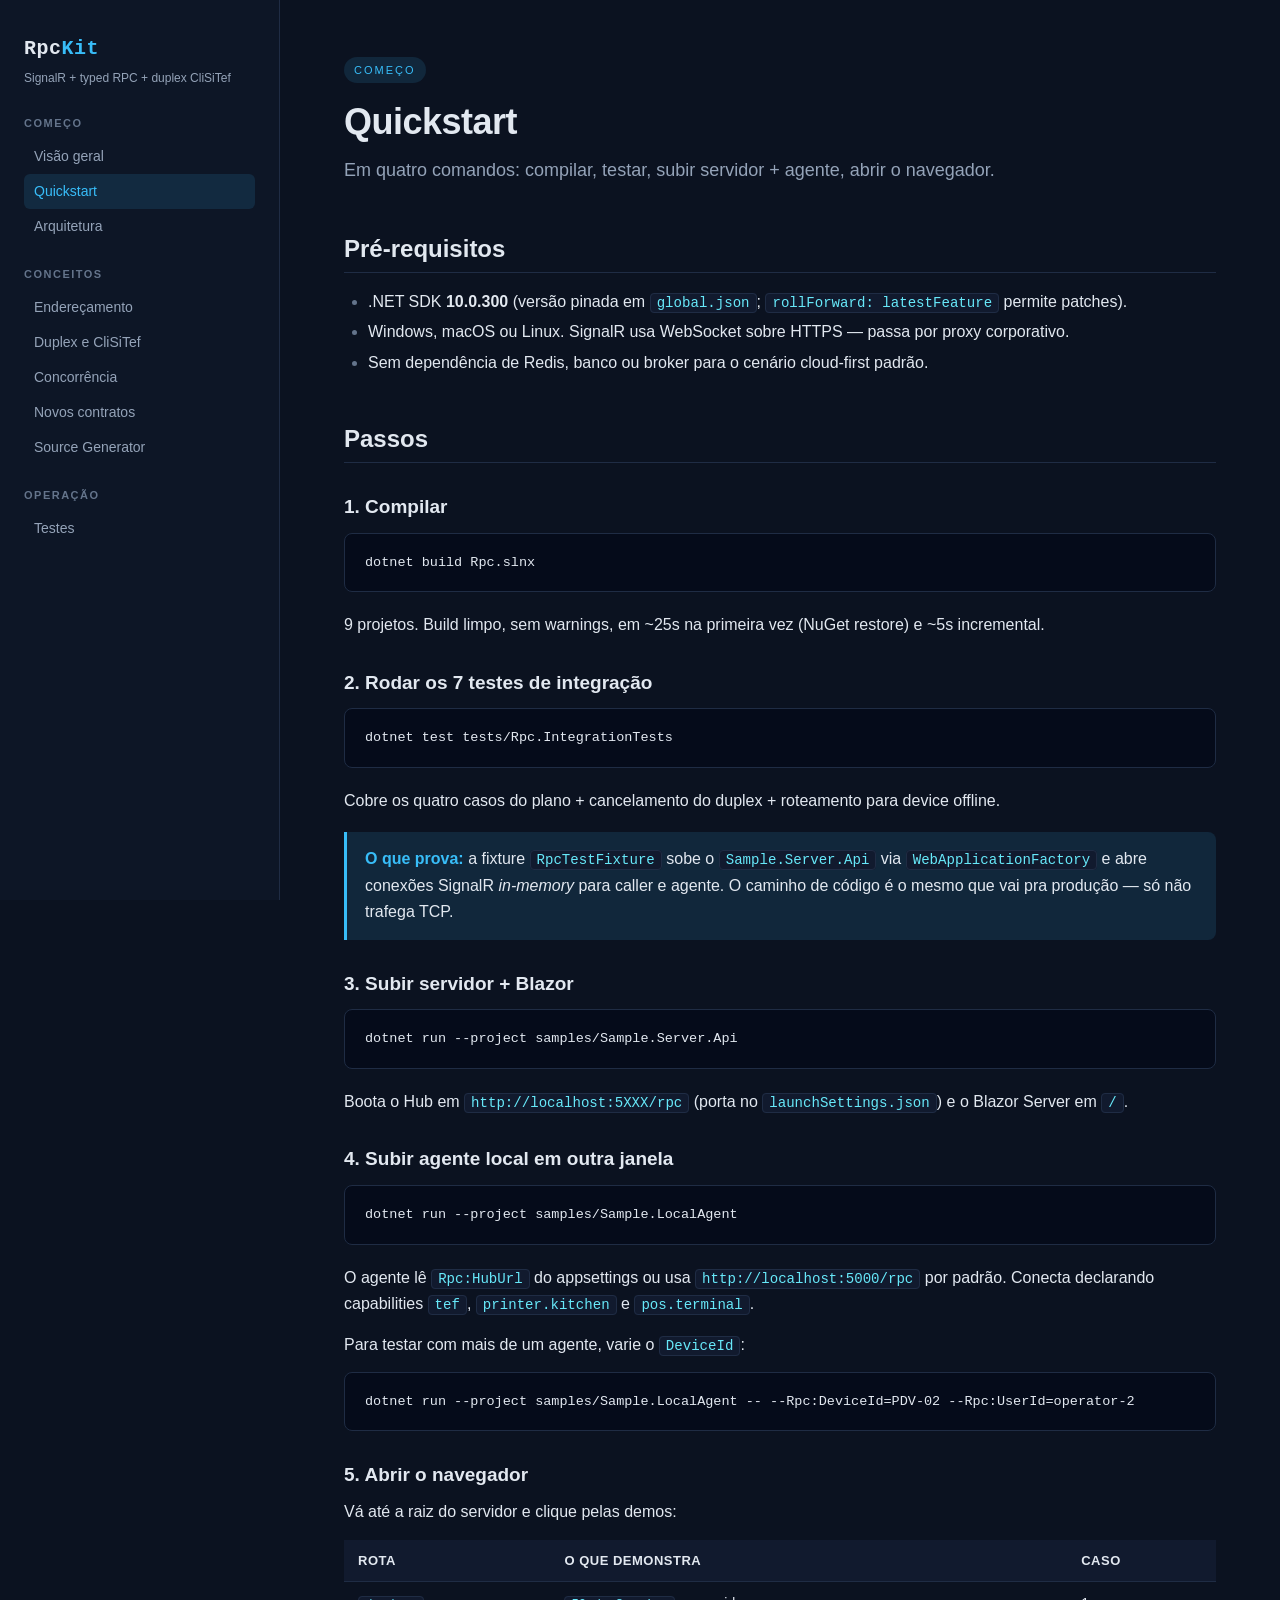
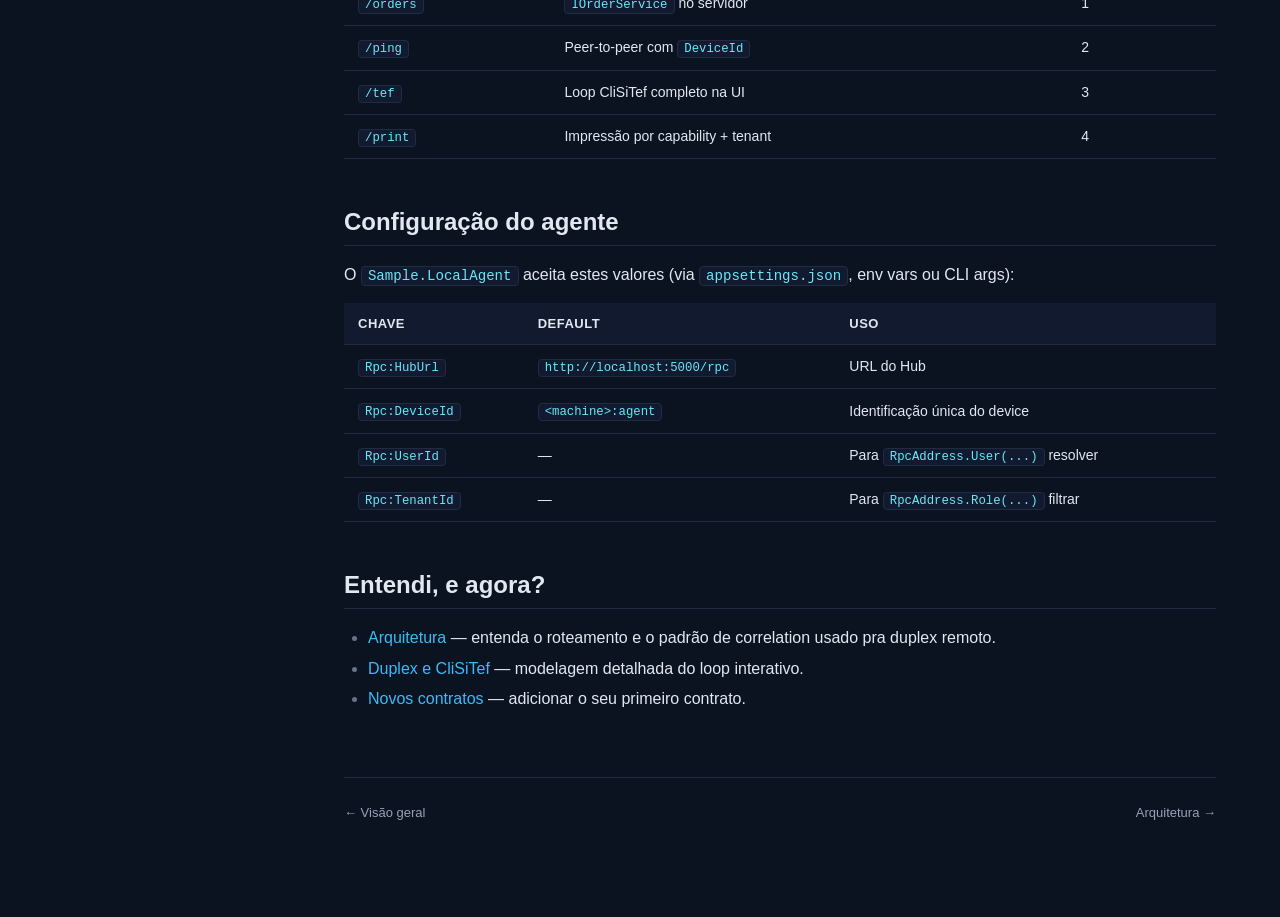
<file: docs/quickstart.html>
<!DOCTYPE html>
<html lang="pt-BR">
<head>
  <meta charset="UTF-8" />
  <meta name="viewport" content="width=device-width, initial-scale=1" />
  <title>Quickstart — RpcKit</title>
  <link rel="stylesheet" href="styles.css" />
</head>
<body>
<div class="layout">
  <aside class="sidebar">
    <div class="brand">Rpc<span class="accent">Kit</span></div>
    <div class="brand-tagline">SignalR + typed RPC + duplex CliSiTef</div>
    <nav class="toc">
      <h4>Começo</h4>
      <ul>
        <li><a href="index.html">Visão geral</a></li>
        <li><a href="quickstart.html">Quickstart</a></li>
        <li><a href="architecture.html">Arquitetura</a></li>
      </ul>
      <h4>Conceitos</h4>
      <ul>
        <li><a href="addressing.html">Endereçamento</a></li>
        <li><a href="duplex.html">Duplex e CliSiTef</a></li>
        <li><a href="concurrency.html">Concorrência</a></li>
        <li><a href="contracts.html">Novos contratos</a></li>
        <li><a href="sourcegen.html">Source Generator</a></li>
      </ul>
      <h4>Operação</h4>
      <ul>
        <li><a href="testing.html">Testes</a></li>
      </ul>
    </nav>
  </aside>

  <main>
    <span class="eyebrow">Começo</span>
    <h1>Quickstart</h1>
    <p class="lede">Em quatro comandos: compilar, testar, subir servidor + agente, abrir o navegador.</p>

    <h2 id="prereq">Pré-requisitos</h2>
    <ul>
      <li>.NET SDK <strong>10.0.300</strong> (versão pinada em <code>global.json</code>; <code>rollForward: latestFeature</code> permite patches).</li>
      <li>Windows, macOS ou Linux. SignalR usa WebSocket sobre HTTPS — passa por proxy corporativo.</li>
      <li>Sem dependência de Redis, banco ou broker para o cenário cloud-first padrão.</li>
    </ul>

    <h2 id="passos">Passos</h2>

    <h3 id="p1">1. Compilar</h3>
    <pre><code>dotnet build Rpc.slnx</code></pre>
    <p>9 projetos. Build limpo, sem warnings, em ~25s na primeira vez (NuGet restore) e ~5s incremental.</p>

    <h3 id="p2">2. Rodar os 7 testes de integração</h3>
    <pre><code>dotnet test tests/Rpc.IntegrationTests</code></pre>
    <p>Cobre os quatro casos do plano + cancelamento do duplex + roteamento para device offline.</p>
    <div class="callout">
      <strong>O que prova:</strong> a fixture <code>RpcTestFixture</code> sobe o
      <code>Sample.Server.Api</code> via <code>WebApplicationFactory</code> e abre conexões SignalR
      <em>in-memory</em> para caller e agente. O caminho de código é o mesmo que vai pra produção
      — só não trafega TCP.
    </div>

    <h3 id="p3">3. Subir servidor + Blazor</h3>
    <pre><code>dotnet run --project samples/Sample.Server.Api</code></pre>
    <p>Boota o Hub em <code>http://localhost:5XXX/rpc</code> (porta no <code>launchSettings.json</code>) e o Blazor Server em <code>/</code>.</p>

    <h3 id="p4">4. Subir agente local em outra janela</h3>
    <pre><code>dotnet run --project samples/Sample.LocalAgent</code></pre>
    <p>O agente lê <code>Rpc:HubUrl</code> do appsettings ou usa <code>http://localhost:5000/rpc</code> por padrão. Conecta declarando capabilities <code>tef</code>, <code>printer.kitchen</code> e <code>pos.terminal</code>.</p>
    <p>Para testar com mais de um agente, varie o <code>DeviceId</code>:</p>
    <pre><code>dotnet run --project samples/Sample.LocalAgent -- --Rpc:DeviceId=PDV-02 --Rpc:UserId=operator-2</code></pre>

    <h3 id="p5">5. Abrir o navegador</h3>
    <p>Vá até a raiz do servidor e clique pelas demos:</p>
    <table>
      <thead><tr><th>Rota</th><th>O que demonstra</th><th>Caso</th></tr></thead>
      <tbody>
        <tr><td><code>/orders</code></td><td><code>IOrderService</code> no servidor</td><td>1</td></tr>
        <tr><td><code>/ping</code></td><td>Peer-to-peer com <code>DeviceId</code></td><td>2</td></tr>
        <tr><td><code>/tef</code></td><td>Loop CliSiTef completo na UI</td><td>3</td></tr>
        <tr><td><code>/print</code></td><td>Impressão por capability + tenant</td><td>4</td></tr>
      </tbody>
    </table>

    <h2 id="config">Configuração do agente</h2>
    <p>O <code>Sample.LocalAgent</code> aceita estes valores (via <code>appsettings.json</code>, env vars ou CLI args):</p>
    <table>
      <thead><tr><th>Chave</th><th>Default</th><th>Uso</th></tr></thead>
      <tbody>
        <tr><td><code>Rpc:HubUrl</code></td><td><code>http://localhost:5000/rpc</code></td><td>URL do Hub</td></tr>
        <tr><td><code>Rpc:DeviceId</code></td><td><code>&lt;machine&gt;:agent</code></td><td>Identificação única do device</td></tr>
        <tr><td><code>Rpc:UserId</code></td><td>—</td><td>Para <code>RpcAddress.User(...)</code> resolver</td></tr>
        <tr><td><code>Rpc:TenantId</code></td><td>—</td><td>Para <code>RpcAddress.Role(...)</code> filtrar</td></tr>
      </tbody>
    </table>

    <h2 id="entendi">Entendi, e agora?</h2>
    <ul>
      <li><a class="link-underline" href="architecture.html">Arquitetura</a> — entenda o roteamento e o padrão de correlation usado pra duplex remoto.</li>
      <li><a class="link-underline" href="duplex.html">Duplex e CliSiTef</a> — modelagem detalhada do loop interativo.</li>
      <li><a class="link-underline" href="contracts.html">Novos contratos</a> — adicionar o seu primeiro contrato.</li>
    </ul>

    <footer class="page-foot">
      <a href="index.html">← Visão geral</a>
      <a href="architecture.html">Arquitetura →</a>
    </footer>
  </main>
</div>
<script src="app.js"></script>
</body>
</html>
</file>
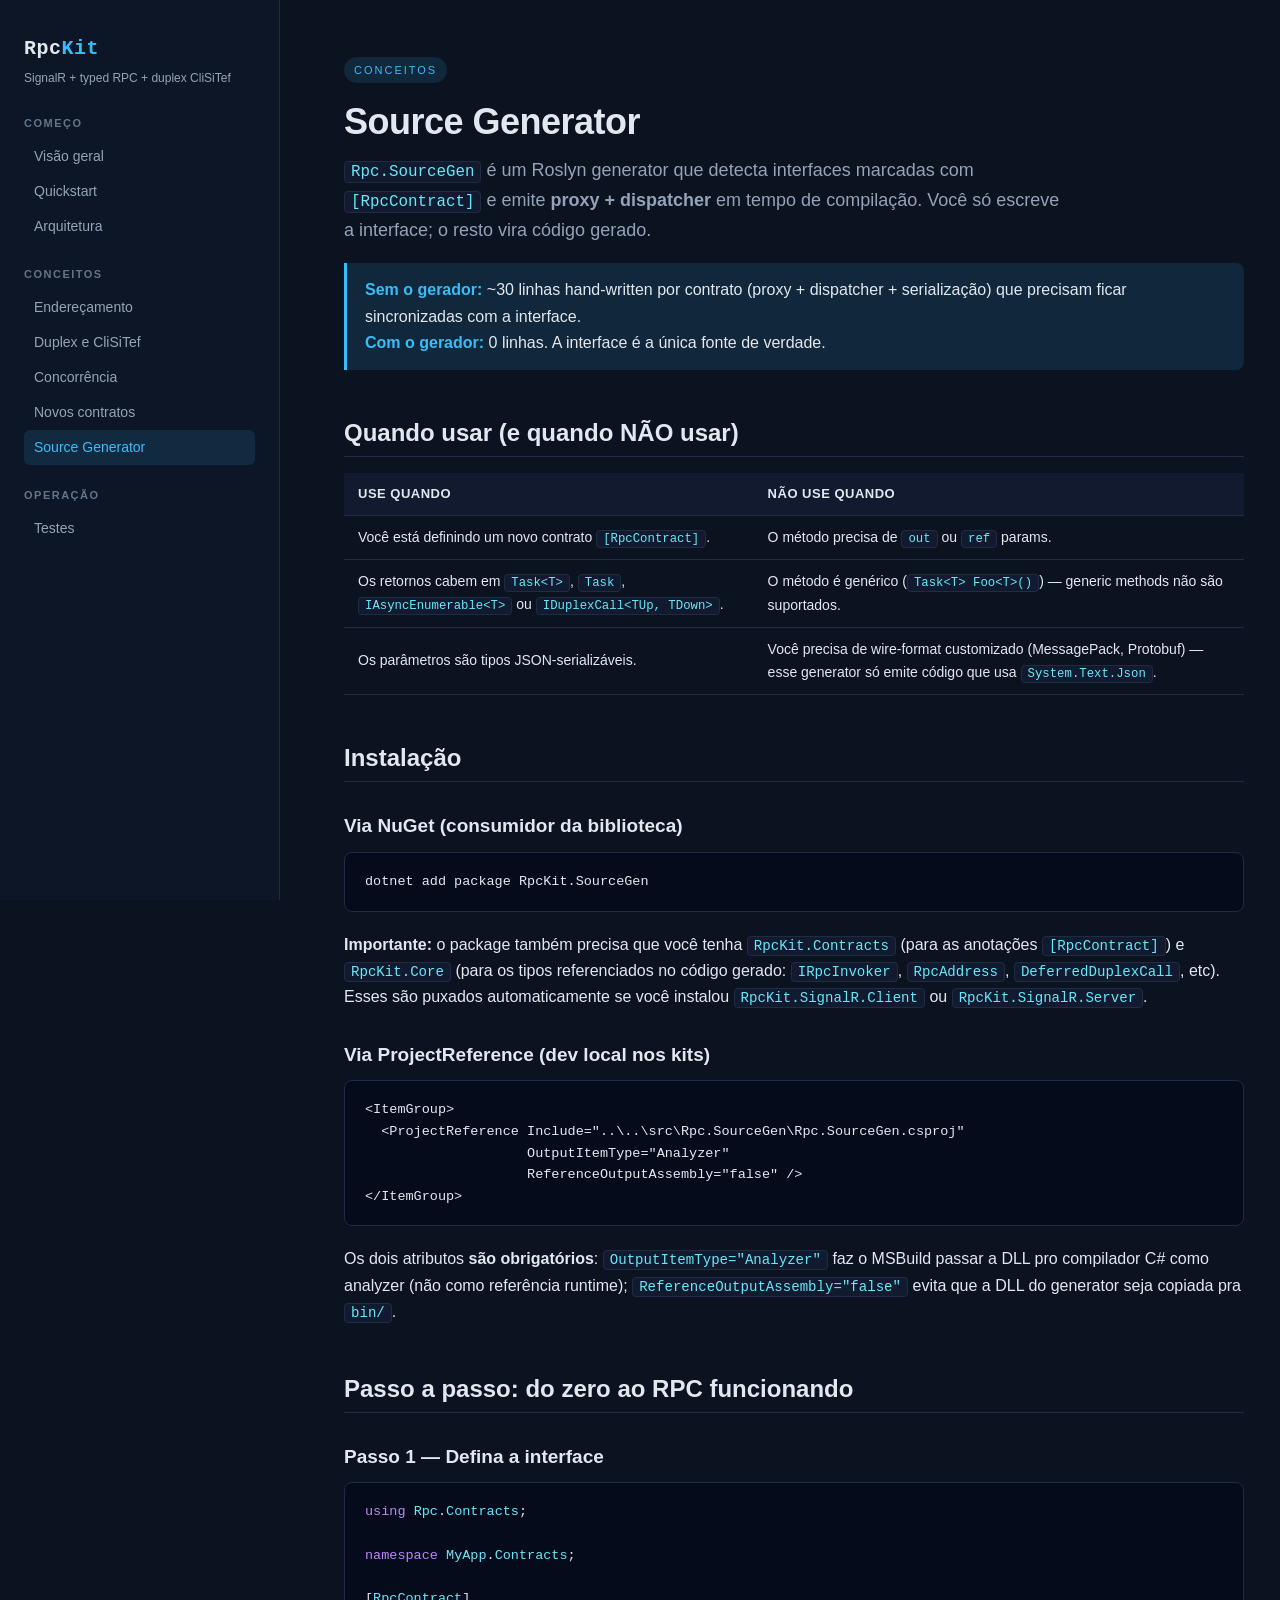
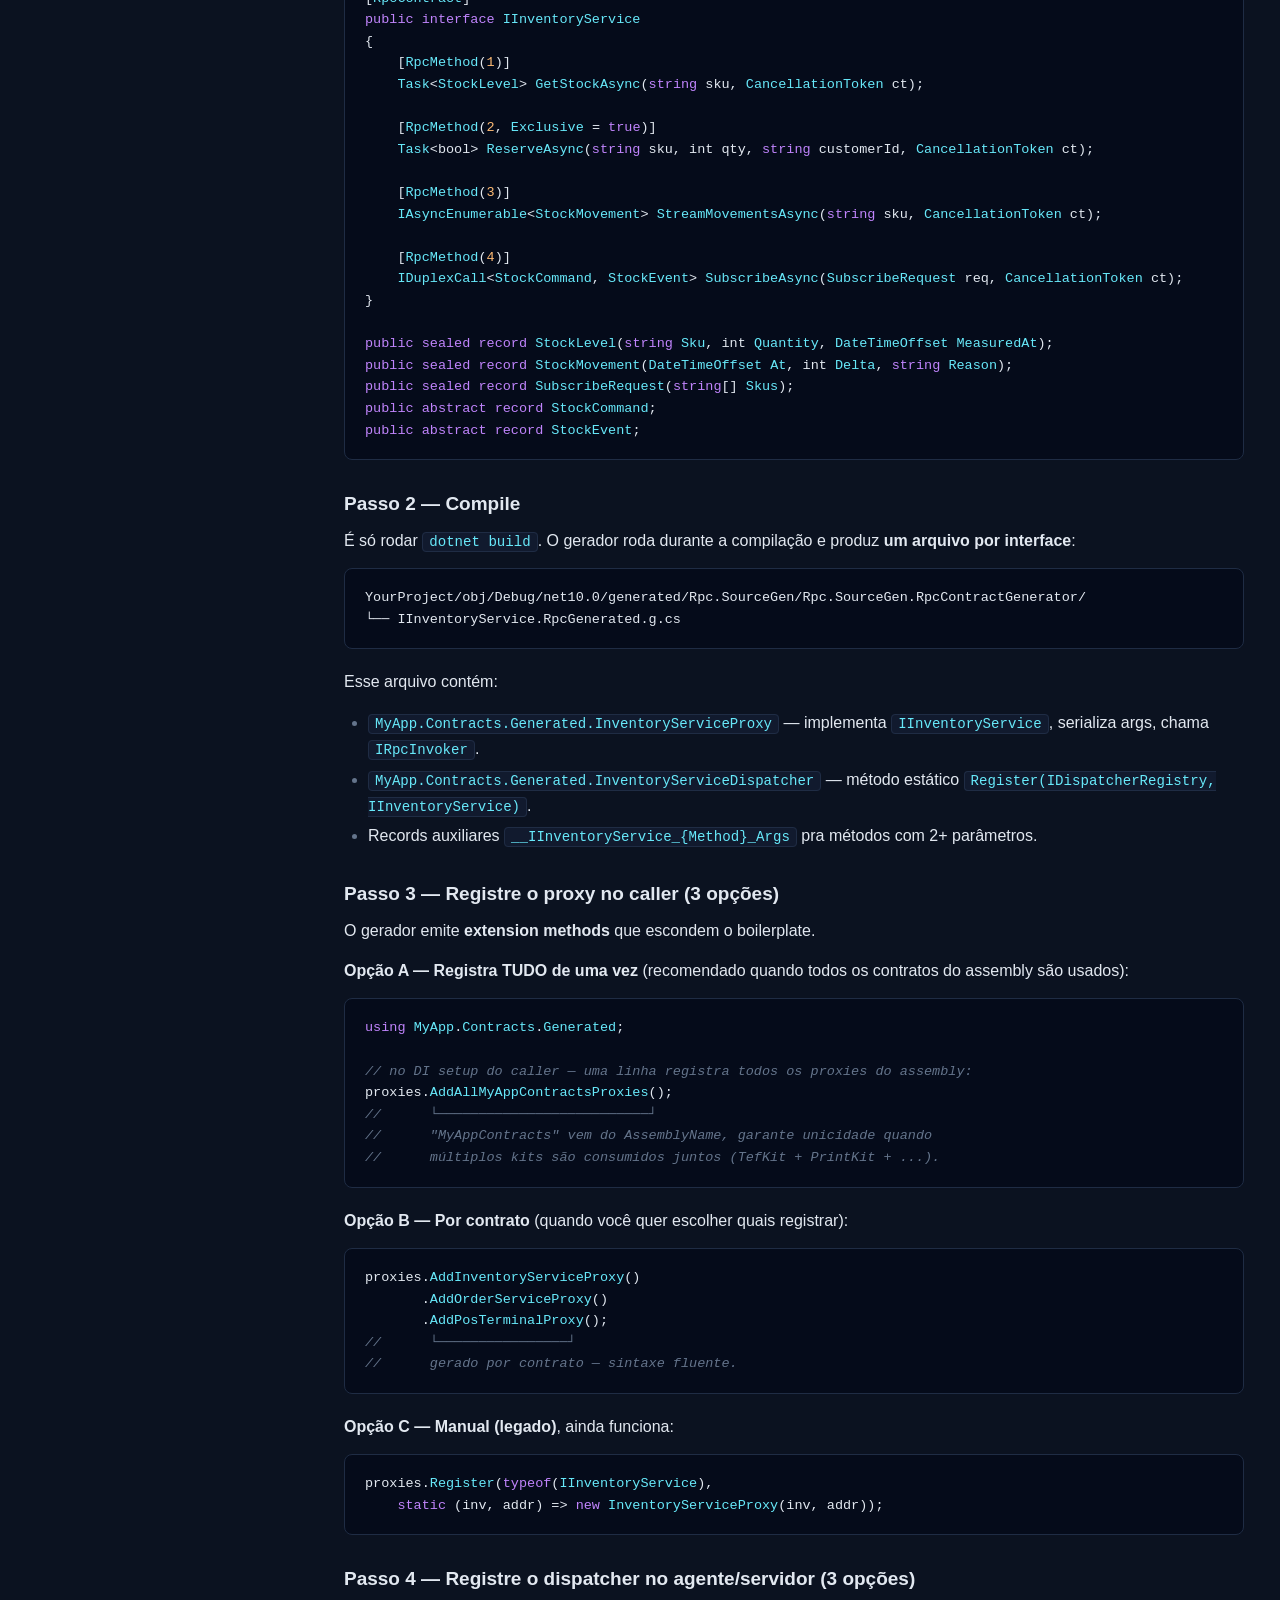
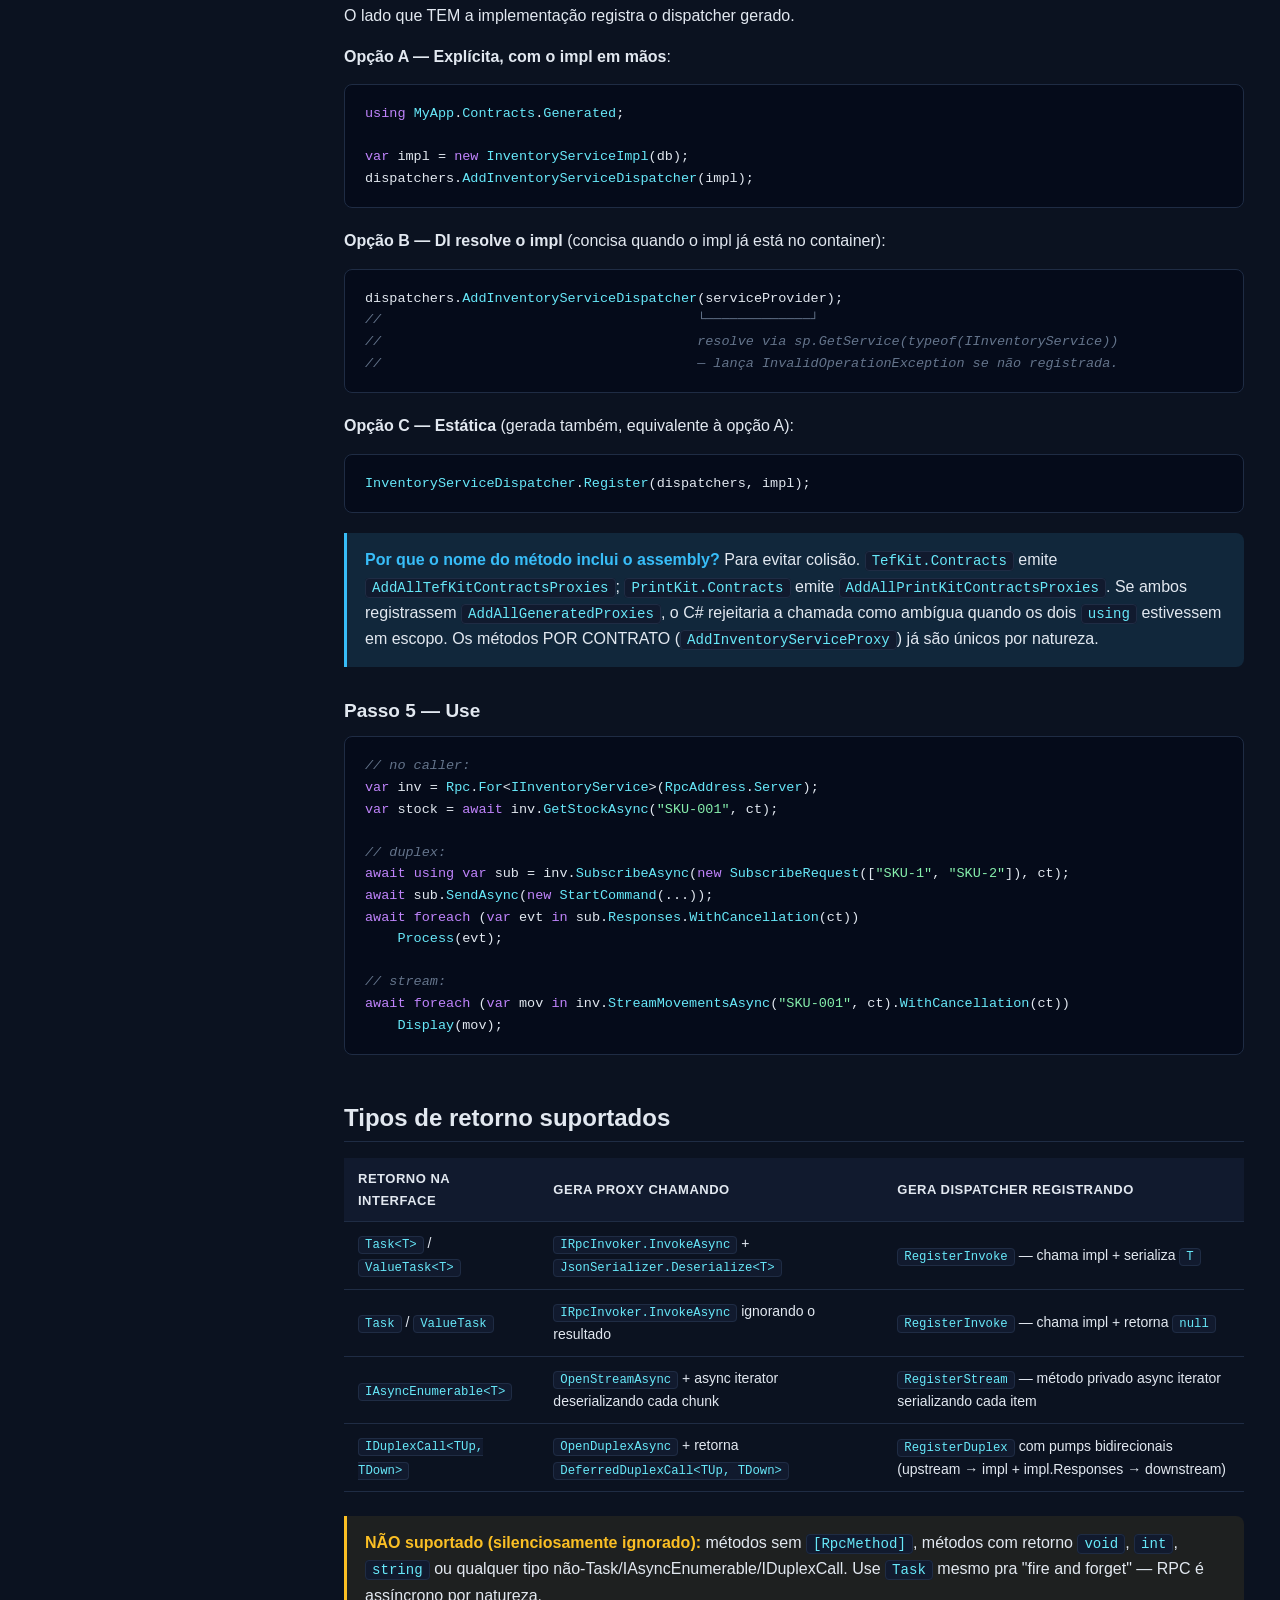
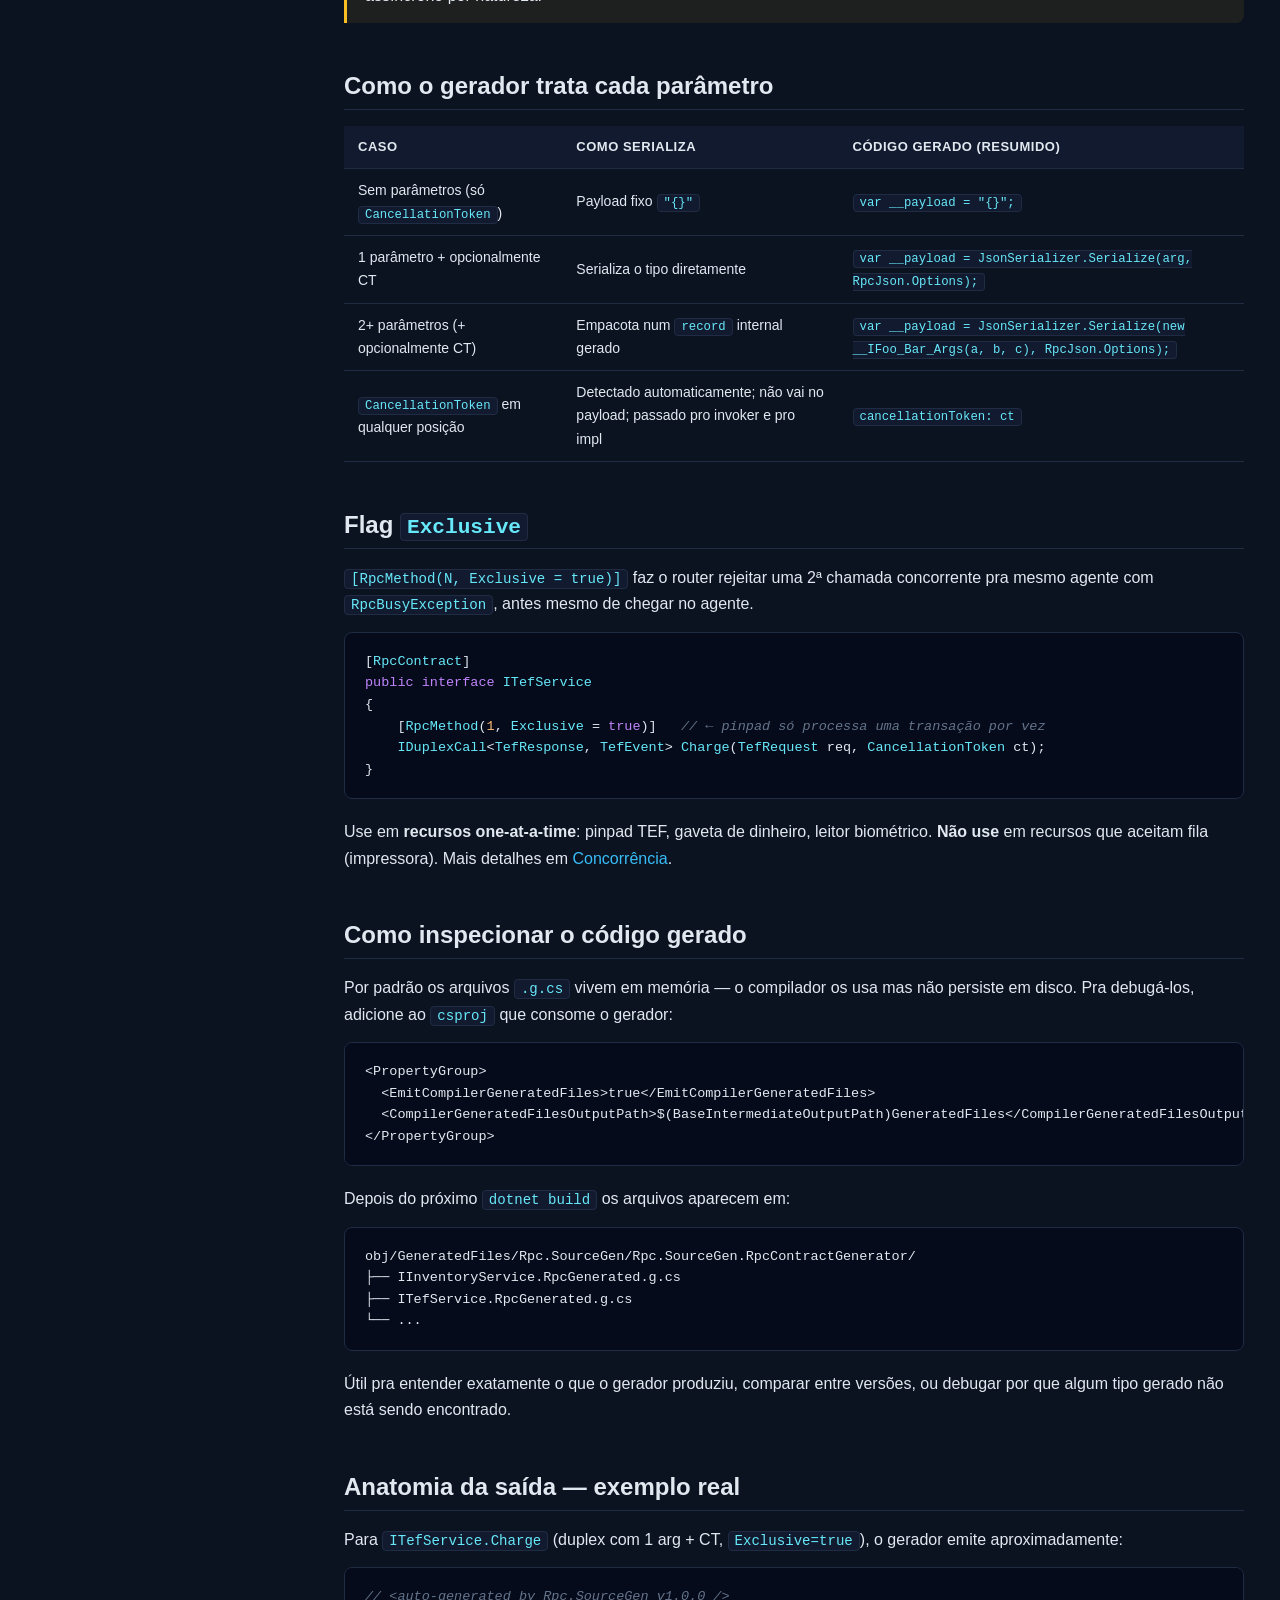
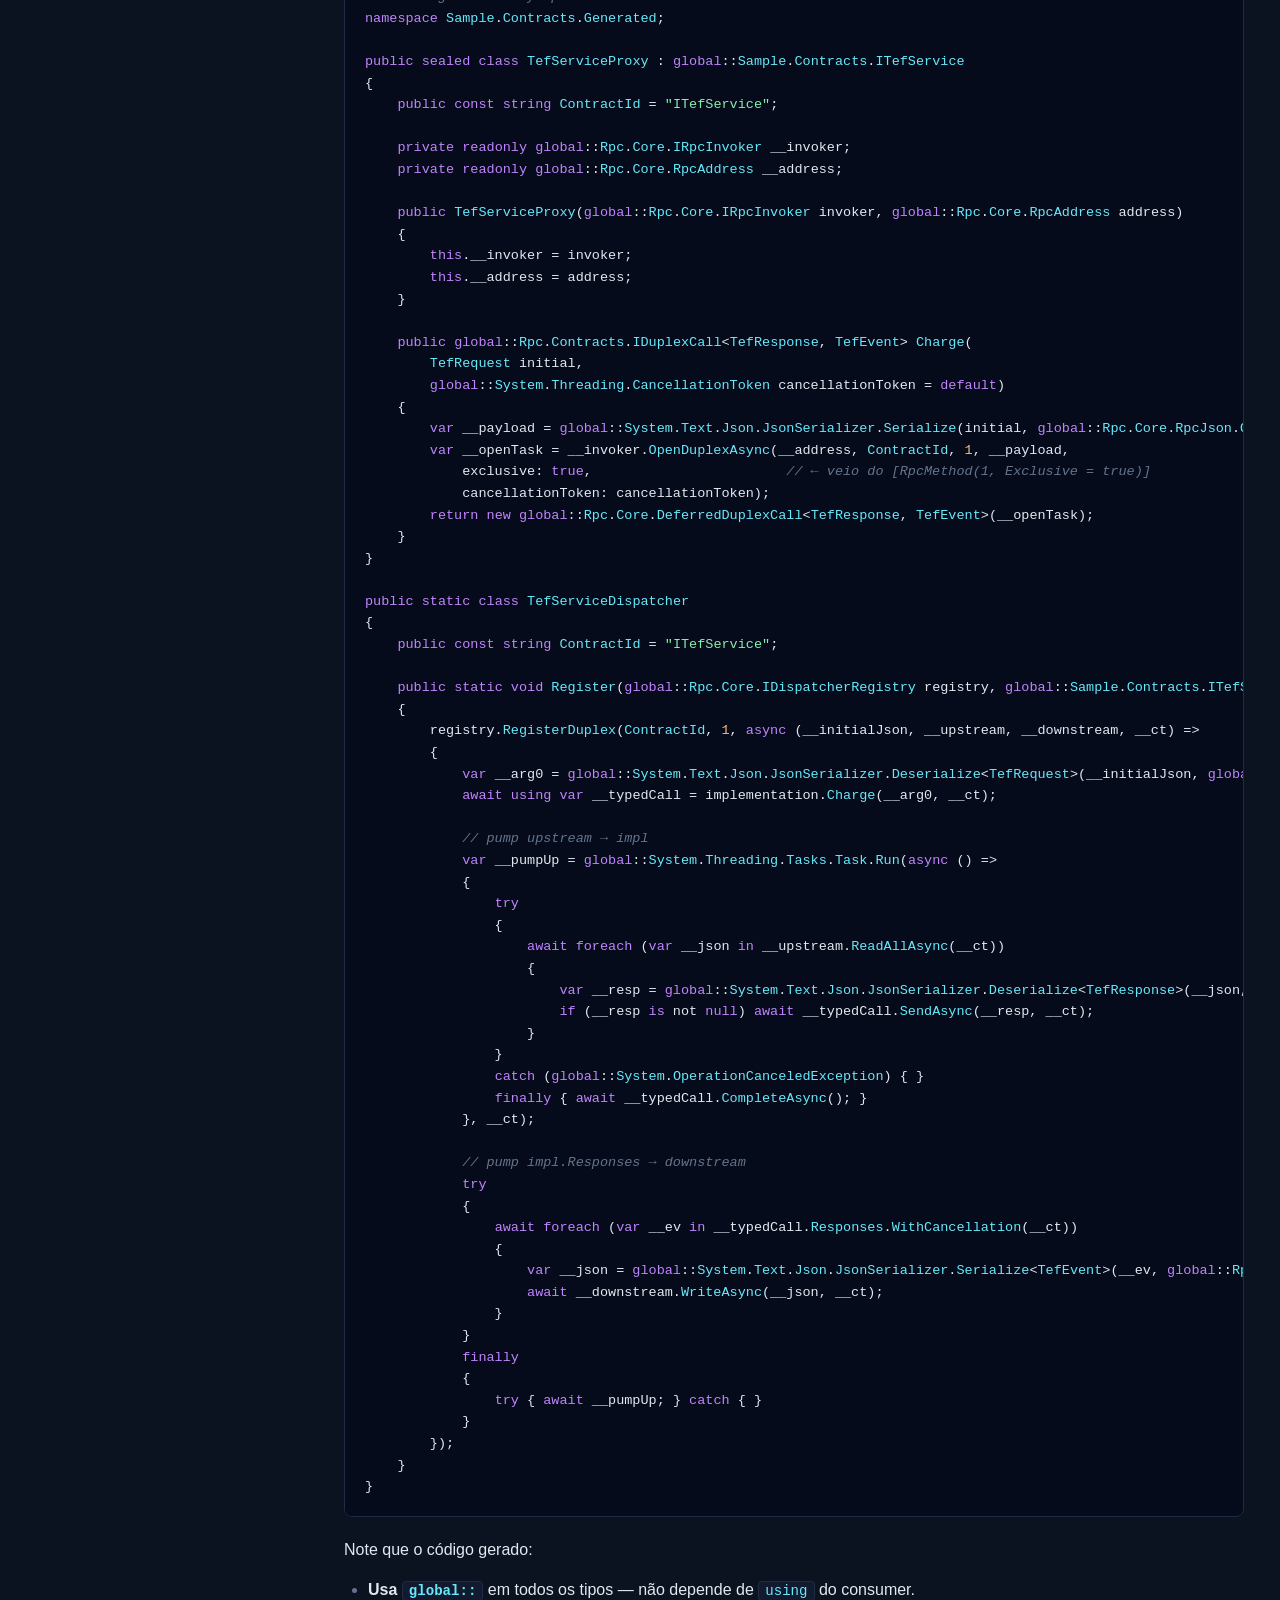
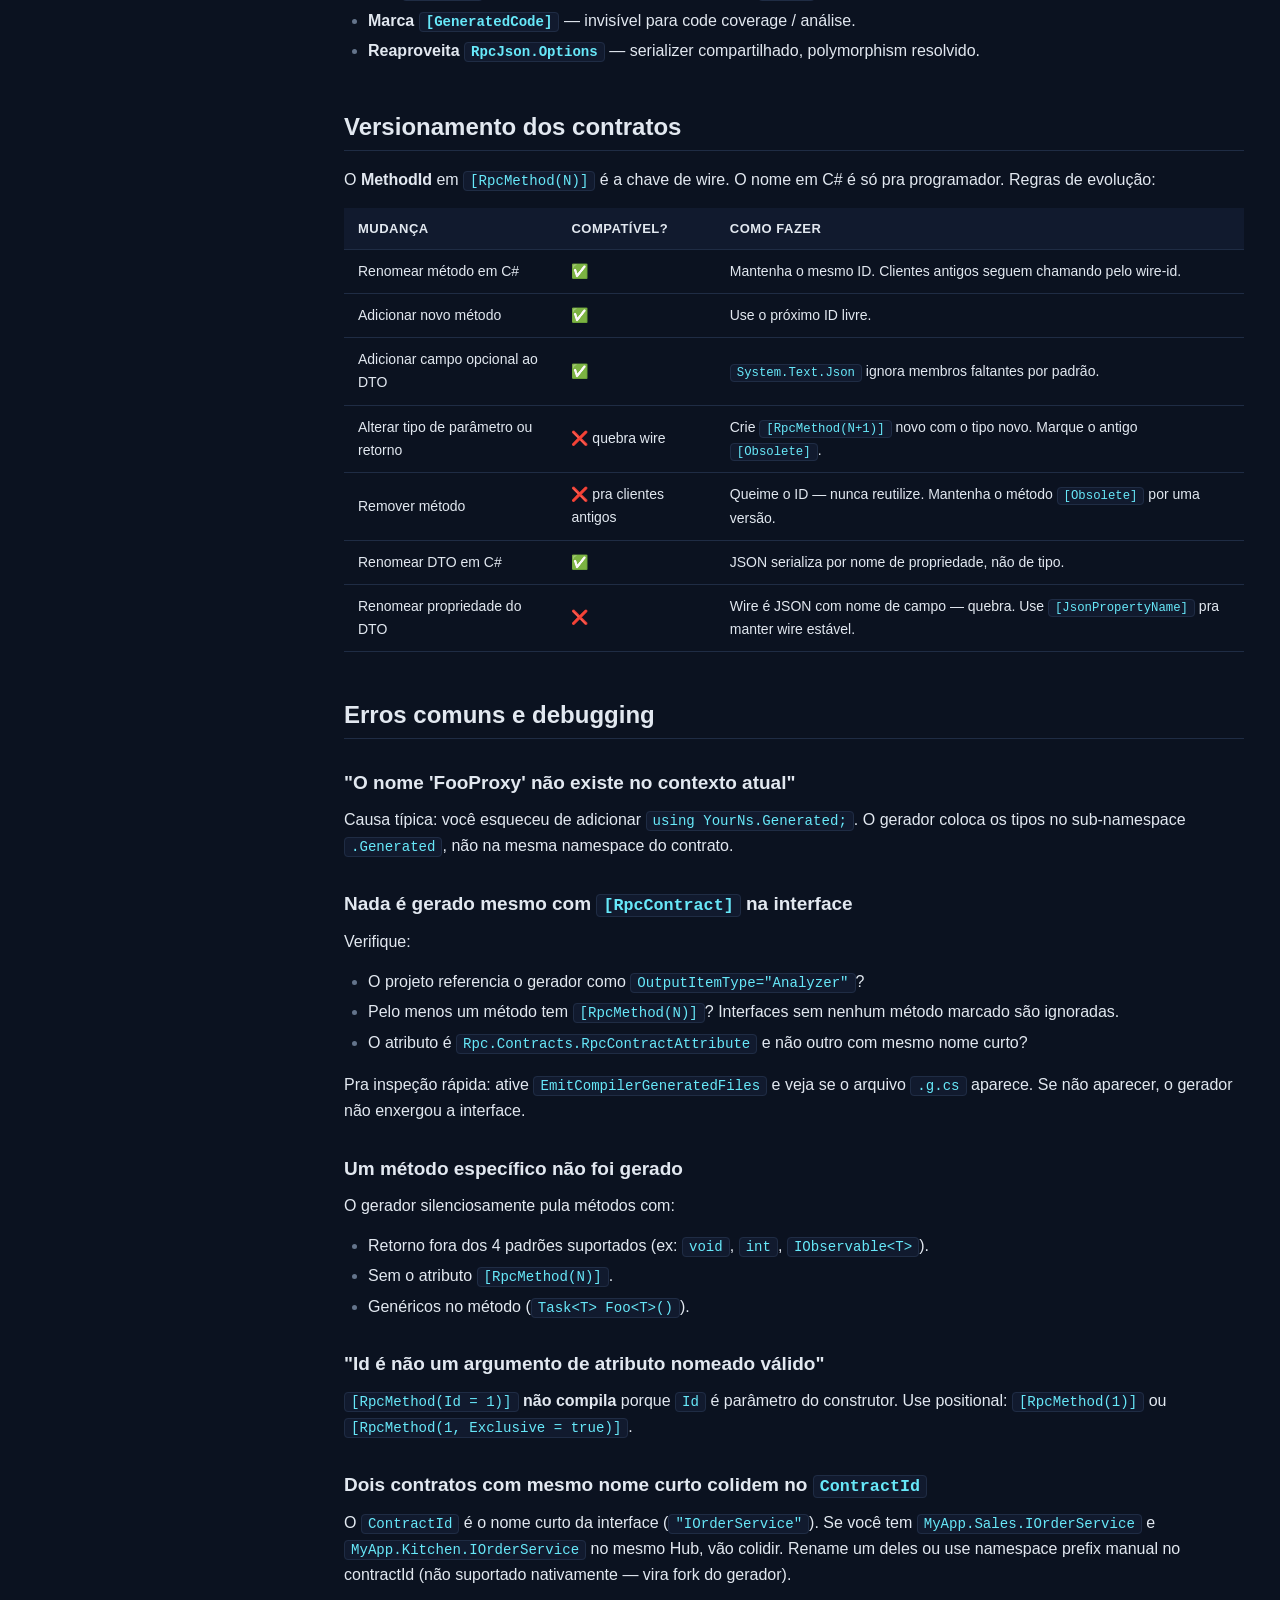
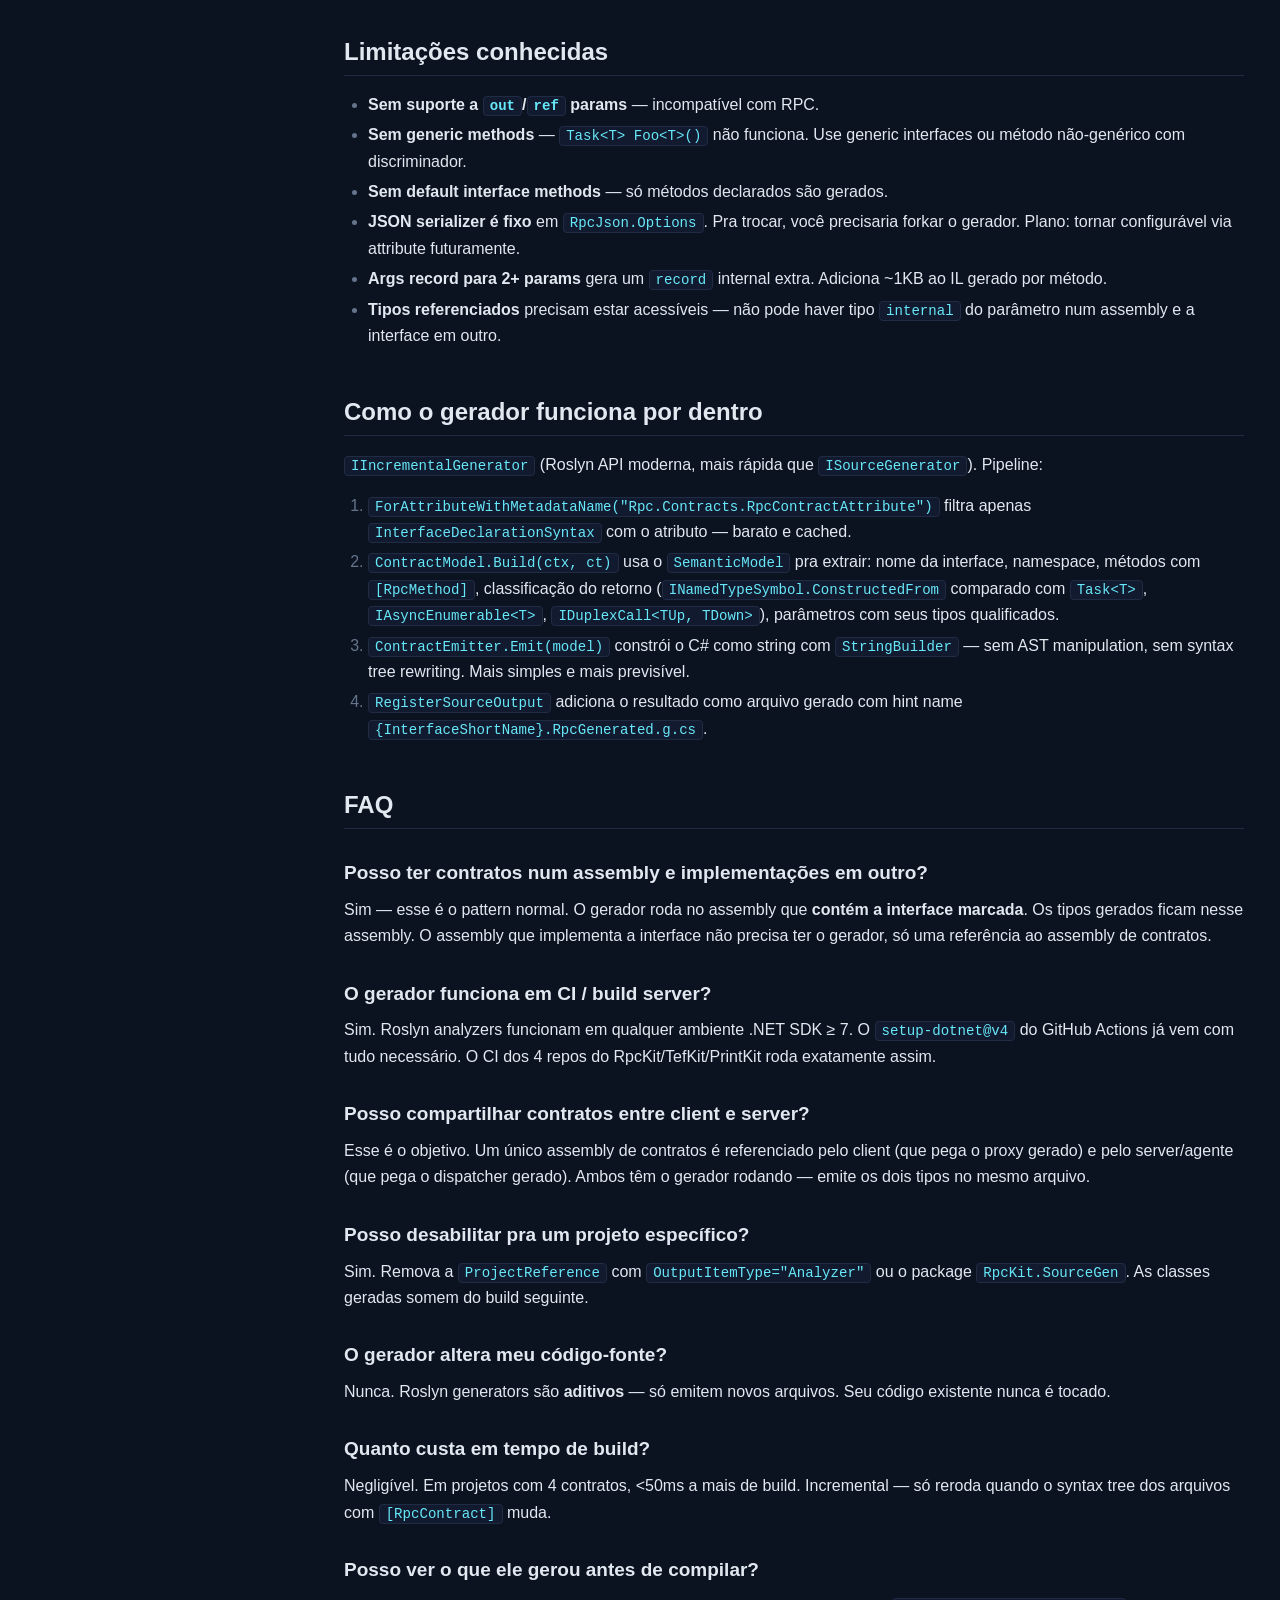
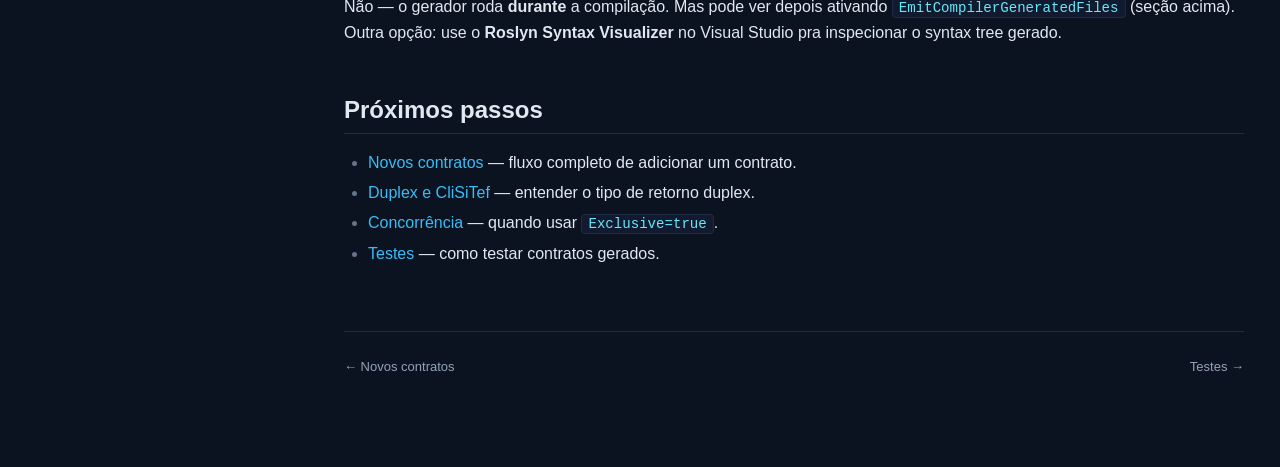
<file: docs/sourcegen.html>
<!DOCTYPE html>
<html lang="pt-BR">
<head>
  <meta charset="UTF-8" />
  <meta name="viewport" content="width=device-width, initial-scale=1" />
  <title>Source Generator — RpcKit</title>
  <link rel="stylesheet" href="styles.css" />
</head>
<body>
<div class="layout">
  <aside class="sidebar">
    <div class="brand">Rpc<span class="accent">Kit</span></div>
    <div class="brand-tagline">SignalR + typed RPC + duplex CliSiTef</div>
    <nav class="toc">
      <h4>Começo</h4>
      <ul>
        <li><a href="index.html">Visão geral</a></li>
        <li><a href="quickstart.html">Quickstart</a></li>
        <li><a href="architecture.html">Arquitetura</a></li>
      </ul>
      <h4>Conceitos</h4>
      <ul>
        <li><a href="addressing.html">Endereçamento</a></li>
        <li><a href="duplex.html">Duplex e CliSiTef</a></li>
        <li><a href="concurrency.html">Concorrência</a></li>
        <li><a href="contracts.html">Novos contratos</a></li>
        <li><a href="sourcegen.html">Source Generator</a></li>
      </ul>
      <h4>Operação</h4>
      <ul>
        <li><a href="testing.html">Testes</a></li>
      </ul>
    </nav>
  </aside>

  <main>
    <span class="eyebrow">Conceitos</span>
    <h1>Source Generator</h1>
    <p class="lede">
      <code>Rpc.SourceGen</code> é um Roslyn generator que detecta interfaces marcadas com
      <code>[RpcContract]</code> e emite <strong>proxy + dispatcher</strong> em tempo de
      compilação. Você só escreve a interface; o resto vira código gerado.
    </p>

    <div class="callout">
      <strong>Sem o gerador:</strong> ~30 linhas hand-written por contrato (proxy + dispatcher
      + serialização) que precisam ficar sincronizadas com a interface.<br/>
      <strong>Com o gerador:</strong> 0 linhas. A interface é a única fonte de verdade.
    </div>

    <h2 id="quando">Quando usar (e quando NÃO usar)</h2>
    <table>
      <thead><tr><th>Use quando</th><th>NÃO use quando</th></tr></thead>
      <tbody>
        <tr>
          <td>Você está definindo um novo contrato <code>[RpcContract]</code>.</td>
          <td>O método precisa de <code>out</code> ou <code>ref</code> params.</td>
        </tr>
        <tr>
          <td>Os retornos cabem em <code>Task&lt;T&gt;</code>, <code>Task</code>, <code>IAsyncEnumerable&lt;T&gt;</code> ou <code>IDuplexCall&lt;TUp, TDown&gt;</code>.</td>
          <td>O método é genérico (<code>Task&lt;T&gt; Foo&lt;T&gt;()</code>) — generic methods não são suportados.</td>
        </tr>
        <tr>
          <td>Os parâmetros são tipos JSON-serializáveis.</td>
          <td>Você precisa de wire-format customizado (MessagePack, Protobuf) — esse generator só emite código que usa <code>System.Text.Json</code>.</td>
        </tr>
      </tbody>
    </table>

    <h2 id="instalacao">Instalação</h2>

    <h3 id="via-nuget">Via NuGet (consumidor da biblioteca)</h3>
    <pre><code>dotnet add package RpcKit.SourceGen</code></pre>
    <p>
      <strong>Importante:</strong> o package também precisa que você tenha
      <code>RpcKit.Contracts</code> (para as anotações <code>[RpcContract]</code>) e
      <code>RpcKit.Core</code> (para os tipos referenciados no código gerado:
      <code>IRpcInvoker</code>, <code>RpcAddress</code>, <code>DeferredDuplexCall</code>, etc).
      Esses são puxados automaticamente se você instalou <code>RpcKit.SignalR.Client</code> ou
      <code>RpcKit.SignalR.Server</code>.
    </p>

    <h3 id="via-project-ref">Via ProjectReference (dev local nos kits)</h3>
    <pre><code>&lt;ItemGroup&gt;
  &lt;ProjectReference Include="..\..\src\Rpc.SourceGen\Rpc.SourceGen.csproj"
                    OutputItemType="Analyzer"
                    ReferenceOutputAssembly="false" /&gt;
&lt;/ItemGroup&gt;</code></pre>
    <p>
      Os dois atributos <strong>são obrigatórios</strong>: <code>OutputItemType="Analyzer"</code>
      faz o MSBuild passar a DLL pro compilador C# como analyzer (não como referência runtime);
      <code>ReferenceOutputAssembly="false"</code> evita que a DLL do generator seja copiada pra
      <code>bin/</code>.
    </p>

    <h2 id="passo-a-passo">Passo a passo: do zero ao RPC funcionando</h2>

    <h3 id="step1">Passo 1 — Defina a interface</h3>
    <pre><code class="lang-cs">using Rpc.Contracts;

namespace MyApp.Contracts;

[RpcContract]
public interface IInventoryService
{
    [RpcMethod(1)]
    Task&lt;StockLevel&gt; GetStockAsync(string sku, CancellationToken ct);

    [RpcMethod(2, Exclusive = true)]
    Task&lt;bool&gt; ReserveAsync(string sku, int qty, string customerId, CancellationToken ct);

    [RpcMethod(3)]
    IAsyncEnumerable&lt;StockMovement&gt; StreamMovementsAsync(string sku, CancellationToken ct);

    [RpcMethod(4)]
    IDuplexCall&lt;StockCommand, StockEvent&gt; SubscribeAsync(SubscribeRequest req, CancellationToken ct);
}

public sealed record StockLevel(string Sku, int Quantity, DateTimeOffset MeasuredAt);
public sealed record StockMovement(DateTimeOffset At, int Delta, string Reason);
public sealed record SubscribeRequest(string[] Skus);
public abstract record StockCommand;
public abstract record StockEvent;</code></pre>

    <h3 id="step2">Passo 2 — Compile</h3>
    <p>
      É só rodar <code>dotnet build</code>. O gerador roda durante a compilação e produz
      <strong>um arquivo por interface</strong>:
    </p>
    <pre><code>YourProject/obj/Debug/net10.0/generated/Rpc.SourceGen/Rpc.SourceGen.RpcContractGenerator/
└── IInventoryService.RpcGenerated.g.cs</code></pre>
    <p>
      Esse arquivo contém:
    </p>
    <ul>
      <li><code>MyApp.Contracts.Generated.InventoryServiceProxy</code> — implementa <code>IInventoryService</code>, serializa args, chama <code>IRpcInvoker</code>.</li>
      <li><code>MyApp.Contracts.Generated.InventoryServiceDispatcher</code> — método estático <code>Register(IDispatcherRegistry, IInventoryService)</code>.</li>
      <li>Records auxiliares <code>__IInventoryService_{Method}_Args</code> pra métodos com 2+ parâmetros.</li>
    </ul>

    <h3 id="step3">Passo 3 — Registre o proxy no caller (3 opções)</h3>
    <p>O gerador emite <strong>extension methods</strong> que escondem o boilerplate.</p>

    <p><strong>Opção A — Registra TUDO de uma vez</strong> (recomendado quando todos os contratos do assembly são usados):</p>
    <pre><code class="lang-cs">using MyApp.Contracts.Generated;

// no DI setup do caller — uma linha registra todos os proxies do assembly:
proxies.AddAllMyAppContractsProxies();
//      └──────────────────────────┘
//      "MyAppContracts" vem do AssemblyName, garante unicidade quando
//      múltiplos kits são consumidos juntos (TefKit + PrintKit + ...).</code></pre>

    <p><strong>Opção B — Por contrato</strong> (quando você quer escolher quais registrar):</p>
    <pre><code class="lang-cs">proxies.AddInventoryServiceProxy()
       .AddOrderServiceProxy()
       .AddPosTerminalProxy();
//      └────────────────┘
//      gerado por contrato — sintaxe fluente.</code></pre>

    <p><strong>Opção C — Manual (legado)</strong>, ainda funciona:</p>
    <pre><code class="lang-cs">proxies.Register(typeof(IInventoryService),
    static (inv, addr) =&gt; new InventoryServiceProxy(inv, addr));</code></pre>

    <h3 id="step4">Passo 4 — Registre o dispatcher no agente/servidor (3 opções)</h3>
    <p>O lado que TEM a implementação registra o dispatcher gerado.</p>

    <p><strong>Opção A — Explícita, com o impl em mãos</strong>:</p>
    <pre><code class="lang-cs">using MyApp.Contracts.Generated;

var impl = new InventoryServiceImpl(db);
dispatchers.AddInventoryServiceDispatcher(impl);</code></pre>

    <p><strong>Opção B — DI resolve o impl</strong> (concisa quando o impl já está no container):</p>
    <pre><code class="lang-cs">dispatchers.AddInventoryServiceDispatcher(serviceProvider);
//                                       └─────────────┘
//                                       resolve via sp.GetService(typeof(IInventoryService))
//                                       — lança InvalidOperationException se não registrada.</code></pre>

    <p><strong>Opção C — Estática</strong> (gerada também, equivalente à opção A):</p>
    <pre><code class="lang-cs">InventoryServiceDispatcher.Register(dispatchers, impl);</code></pre>

    <div class="callout">
      <strong>Por que o nome do método inclui o assembly?</strong> Para evitar colisão.
      <code>TefKit.Contracts</code> emite <code>AddAllTefKitContractsProxies</code>;
      <code>PrintKit.Contracts</code> emite <code>AddAllPrintKitContractsProxies</code>. Se ambos
      registrassem <code>AddAllGeneratedProxies</code>, o C# rejeitaria a chamada como ambígua
      quando os dois <code>using</code> estivessem em escopo. Os métodos POR CONTRATO
      (<code>AddInventoryServiceProxy</code>) já são únicos por natureza.
    </div>

    <h3 id="step5">Passo 5 — Use</h3>
    <pre><code class="lang-cs">// no caller:
var inv = Rpc.For&lt;IInventoryService&gt;(RpcAddress.Server);
var stock = await inv.GetStockAsync("SKU-001", ct);

// duplex:
await using var sub = inv.SubscribeAsync(new SubscribeRequest(["SKU-1", "SKU-2"]), ct);
await sub.SendAsync(new StartCommand(...));
await foreach (var evt in sub.Responses.WithCancellation(ct))
    Process(evt);

// stream:
await foreach (var mov in inv.StreamMovementsAsync("SKU-001", ct).WithCancellation(ct))
    Display(mov);</code></pre>

    <h2 id="retornos">Tipos de retorno suportados</h2>
    <table>
      <thead>
        <tr>
          <th>Retorno na interface</th>
          <th>Gera proxy chamando</th>
          <th>Gera dispatcher registrando</th>
        </tr>
      </thead>
      <tbody>
        <tr>
          <td><code>Task&lt;T&gt;</code> / <code>ValueTask&lt;T&gt;</code></td>
          <td><code>IRpcInvoker.InvokeAsync</code> + <code>JsonSerializer.Deserialize&lt;T&gt;</code></td>
          <td><code>RegisterInvoke</code> — chama impl + serializa <code>T</code></td>
        </tr>
        <tr>
          <td><code>Task</code> / <code>ValueTask</code></td>
          <td><code>IRpcInvoker.InvokeAsync</code> ignorando o resultado</td>
          <td><code>RegisterInvoke</code> — chama impl + retorna <code>null</code></td>
        </tr>
        <tr>
          <td><code>IAsyncEnumerable&lt;T&gt;</code></td>
          <td><code>OpenStreamAsync</code> + async iterator deserializando cada chunk</td>
          <td><code>RegisterStream</code> — método privado async iterator serializando cada item</td>
        </tr>
        <tr>
          <td><code>IDuplexCall&lt;TUp, TDown&gt;</code></td>
          <td><code>OpenDuplexAsync</code> + retorna <code>DeferredDuplexCall&lt;TUp, TDown&gt;</code></td>
          <td><code>RegisterDuplex</code> com pumps bidirecionais (upstream → impl + impl.Responses → downstream)</td>
        </tr>
      </tbody>
    </table>

    <div class="callout warn">
      <strong>NÃO suportado (silenciosamente ignorado):</strong> métodos sem
      <code>[RpcMethod]</code>, métodos com retorno <code>void</code>, <code>int</code>,
      <code>string</code> ou qualquer tipo não-Task/IAsyncEnumerable/IDuplexCall.
      Use <code>Task</code> mesmo pra "fire and forget" — RPC é assíncrono por natureza.
    </div>

    <h2 id="parametros">Como o gerador trata cada parâmetro</h2>
    <table>
      <thead>
        <tr><th>Caso</th><th>Como serializa</th><th>Código gerado (resumido)</th></tr>
      </thead>
      <tbody>
        <tr>
          <td>Sem parâmetros (só <code>CancellationToken</code>)</td>
          <td>Payload fixo <code>"{}"</code></td>
          <td><code>var __payload = "{}";</code></td>
        </tr>
        <tr>
          <td>1 parâmetro + opcionalmente CT</td>
          <td>Serializa o tipo diretamente</td>
          <td><code>var __payload = JsonSerializer.Serialize(arg, RpcJson.Options);</code></td>
        </tr>
        <tr>
          <td>2+ parâmetros (+ opcionalmente CT)</td>
          <td>Empacota num <code>record</code> internal gerado</td>
          <td><code>var __payload = JsonSerializer.Serialize(new __IFoo_Bar_Args(a, b, c), RpcJson.Options);</code></td>
        </tr>
        <tr>
          <td><code>CancellationToken</code> em qualquer posição</td>
          <td>Detectado automaticamente; não vai no payload; passado pro invoker e pro impl</td>
          <td><code>cancellationToken: ct</code></td>
        </tr>
      </tbody>
    </table>

    <h2 id="exclusive">Flag <code>Exclusive</code></h2>
    <p>
      <code>[RpcMethod(N, Exclusive = true)]</code> faz o router rejeitar uma 2ª chamada
      concorrente pra mesmo agente com <code>RpcBusyException</code>, antes mesmo de chegar no
      agente.
    </p>
    <pre><code class="lang-cs">[RpcContract]
public interface ITefService
{
    [RpcMethod(1, Exclusive = true)]   // ← pinpad só processa uma transação por vez
    IDuplexCall&lt;TefResponse, TefEvent&gt; Charge(TefRequest req, CancellationToken ct);
}</code></pre>
    <p>
      Use em <strong>recursos one-at-a-time</strong>: pinpad TEF, gaveta de dinheiro, leitor
      biométrico. <strong>Não use</strong> em recursos que aceitam fila (impressora).
      Mais detalhes em <a class="link-underline" href="concurrency.html">Concorrência</a>.
    </p>

    <h2 id="inspecionar">Como inspecionar o código gerado</h2>
    <p>
      Por padrão os arquivos <code>.g.cs</code> vivem em memória — o compilador os usa mas não
      persiste em disco. Pra debugá-los, adicione ao <code>csproj</code> que consome o gerador:
    </p>
    <pre><code>&lt;PropertyGroup&gt;
  &lt;EmitCompilerGeneratedFiles&gt;true&lt;/EmitCompilerGeneratedFiles&gt;
  &lt;CompilerGeneratedFilesOutputPath&gt;$(BaseIntermediateOutputPath)GeneratedFiles&lt;/CompilerGeneratedFilesOutputPath&gt;
&lt;/PropertyGroup&gt;</code></pre>
    <p>Depois do próximo <code>dotnet build</code> os arquivos aparecem em:</p>
    <pre><code>obj/GeneratedFiles/Rpc.SourceGen/Rpc.SourceGen.RpcContractGenerator/
├── IInventoryService.RpcGenerated.g.cs
├── ITefService.RpcGenerated.g.cs
└── ...</code></pre>
    <p>
      Útil pra entender exatamente o que o gerador produziu, comparar entre versões, ou debugar
      por que algum tipo gerado não está sendo encontrado.
    </p>

    <h2 id="anatomia">Anatomia da saída — exemplo real</h2>
    <p>
      Para <code>ITefService.Charge</code> (duplex com 1 arg + CT, <code>Exclusive=true</code>),
      o gerador emite aproximadamente:
    </p>
    <pre><code class="lang-cs">// &lt;auto-generated by Rpc.SourceGen v1.0.0 /&gt;
namespace Sample.Contracts.Generated;

public sealed class TefServiceProxy : global::Sample.Contracts.ITefService
{
    public const string ContractId = "ITefService";

    private readonly global::Rpc.Core.IRpcInvoker __invoker;
    private readonly global::Rpc.Core.RpcAddress __address;

    public TefServiceProxy(global::Rpc.Core.IRpcInvoker invoker, global::Rpc.Core.RpcAddress address)
    {
        this.__invoker = invoker;
        this.__address = address;
    }

    public global::Rpc.Contracts.IDuplexCall&lt;TefResponse, TefEvent&gt; Charge(
        TefRequest initial,
        global::System.Threading.CancellationToken cancellationToken = default)
    {
        var __payload = global::System.Text.Json.JsonSerializer.Serialize(initial, global::Rpc.Core.RpcJson.Options);
        var __openTask = __invoker.OpenDuplexAsync(__address, ContractId, 1, __payload,
            exclusive: true,                        // ← veio do [RpcMethod(1, Exclusive = true)]
            cancellationToken: cancellationToken);
        return new global::Rpc.Core.DeferredDuplexCall&lt;TefResponse, TefEvent&gt;(__openTask);
    }
}

public static class TefServiceDispatcher
{
    public const string ContractId = "ITefService";

    public static void Register(global::Rpc.Core.IDispatcherRegistry registry, global::Sample.Contracts.ITefService implementation)
    {
        registry.RegisterDuplex(ContractId, 1, async (__initialJson, __upstream, __downstream, __ct) =&gt;
        {
            var __arg0 = global::System.Text.Json.JsonSerializer.Deserialize&lt;TefRequest&gt;(__initialJson, global::Rpc.Core.RpcJson.Options)!;
            await using var __typedCall = implementation.Charge(__arg0, __ct);

            // pump upstream → impl
            var __pumpUp = global::System.Threading.Tasks.Task.Run(async () =&gt;
            {
                try
                {
                    await foreach (var __json in __upstream.ReadAllAsync(__ct))
                    {
                        var __resp = global::System.Text.Json.JsonSerializer.Deserialize&lt;TefResponse&gt;(__json, global::Rpc.Core.RpcJson.Options);
                        if (__resp is not null) await __typedCall.SendAsync(__resp, __ct);
                    }
                }
                catch (global::System.OperationCanceledException) { }
                finally { await __typedCall.CompleteAsync(); }
            }, __ct);

            // pump impl.Responses → downstream
            try
            {
                await foreach (var __ev in __typedCall.Responses.WithCancellation(__ct))
                {
                    var __json = global::System.Text.Json.JsonSerializer.Serialize&lt;TefEvent&gt;(__ev, global::Rpc.Core.RpcJson.Options);
                    await __downstream.WriteAsync(__json, __ct);
                }
            }
            finally
            {
                try { await __pumpUp; } catch { }
            }
        });
    }
}</code></pre>

    <p>Note que o código gerado:</p>
    <ul>
      <li><strong>Usa <code>global::</code></strong> em todos os tipos — não depende de <code>using</code> do consumer.</li>
      <li><strong>Marca <code>[GeneratedCode]</code></strong> — invisível para code coverage / análise.</li>
      <li><strong>Reaproveita <code>RpcJson.Options</code></strong> — serializer compartilhado, polymorphism resolvido.</li>
    </ul>

    <h2 id="versionamento">Versionamento dos contratos</h2>
    <p>
      O <strong>MethodId</strong> em <code>[RpcMethod(N)]</code> é a chave de wire. O nome em C#
      é só pra programador. Regras de evolução:
    </p>
    <table>
      <thead><tr><th>Mudança</th><th>Compatível?</th><th>Como fazer</th></tr></thead>
      <tbody>
        <tr>
          <td>Renomear método em C#</td>
          <td>✅</td>
          <td>Mantenha o mesmo ID. Clientes antigos seguem chamando pelo wire-id.</td>
        </tr>
        <tr>
          <td>Adicionar novo método</td>
          <td>✅</td>
          <td>Use o próximo ID livre.</td>
        </tr>
        <tr>
          <td>Adicionar campo opcional ao DTO</td>
          <td>✅</td>
          <td><code>System.Text.Json</code> ignora membros faltantes por padrão.</td>
        </tr>
        <tr>
          <td>Alterar tipo de parâmetro ou retorno</td>
          <td>❌ quebra wire</td>
          <td>Crie <code>[RpcMethod(N+1)]</code> novo com o tipo novo. Marque o antigo <code>[Obsolete]</code>.</td>
        </tr>
        <tr>
          <td>Remover método</td>
          <td>❌ pra clientes antigos</td>
          <td>Queime o ID — nunca reutilize. Mantenha o método <code>[Obsolete]</code> por uma versão.</td>
        </tr>
        <tr>
          <td>Renomear DTO em C#</td>
          <td>✅</td>
          <td>JSON serializa por nome de propriedade, não de tipo.</td>
        </tr>
        <tr>
          <td>Renomear propriedade do DTO</td>
          <td>❌</td>
          <td>Wire é JSON com nome de campo — quebra. Use <code>[JsonPropertyName]</code> pra manter wire estável.</td>
        </tr>
      </tbody>
    </table>

    <h2 id="erros-comuns">Erros comuns e debugging</h2>

    <h3 id="erro-1">"O nome 'FooProxy' não existe no contexto atual"</h3>
    <p>Causa típica: você esqueceu de adicionar <code>using YourNs.Generated;</code>. O gerador
    coloca os tipos no sub-namespace <code>.Generated</code>, não na mesma namespace do contrato.</p>

    <h3 id="erro-2">Nada é gerado mesmo com <code>[RpcContract]</code> na interface</h3>
    <p>Verifique:</p>
    <ul>
      <li>O projeto referencia o gerador como <code>OutputItemType="Analyzer"</code>?</li>
      <li>Pelo menos um método tem <code>[RpcMethod(N)]</code>? Interfaces sem nenhum método marcado são ignoradas.</li>
      <li>O atributo é <code>Rpc.Contracts.RpcContractAttribute</code> e não outro com mesmo nome curto?</li>
    </ul>
    <p>
      Pra inspeção rápida: ative <code>EmitCompilerGeneratedFiles</code> e veja se o arquivo
      <code>.g.cs</code> aparece. Se não aparecer, o gerador não enxergou a interface.
    </p>

    <h3 id="erro-3">Um método específico não foi gerado</h3>
    <p>O gerador silenciosamente pula métodos com:</p>
    <ul>
      <li>Retorno fora dos 4 padrões suportados (ex: <code>void</code>, <code>int</code>, <code>IObservable&lt;T&gt;</code>).</li>
      <li>Sem o atributo <code>[RpcMethod(N)]</code>.</li>
      <li>Genéricos no método (<code>Task&lt;T&gt; Foo&lt;T&gt;()</code>).</li>
    </ul>

    <h3 id="erro-4">"Id é não um argumento de atributo nomeado válido"</h3>
    <p>
      <code>[RpcMethod(Id = 1)]</code> <strong>não compila</strong> porque <code>Id</code> é
      parâmetro do construtor. Use positional: <code>[RpcMethod(1)]</code> ou
      <code>[RpcMethod(1, Exclusive = true)]</code>.
    </p>

    <h3 id="erro-5">Dois contratos com mesmo nome curto colidem no <code>ContractId</code></h3>
    <p>
      O <code>ContractId</code> é o nome curto da interface (<code>"IOrderService"</code>). Se
      você tem <code>MyApp.Sales.IOrderService</code> e <code>MyApp.Kitchen.IOrderService</code>
      no mesmo Hub, vão colidir. Rename um deles ou use namespace prefix manual no contractId
      (não suportado nativamente — vira fork do gerador).
    </p>

    <h2 id="limitacoes">Limitações conhecidas</h2>
    <ul>
      <li><strong>Sem suporte a <code>out</code>/<code>ref</code> params</strong> — incompatível com RPC.</li>
      <li><strong>Sem generic methods</strong> — <code>Task&lt;T&gt; Foo&lt;T&gt;()</code> não funciona. Use generic interfaces ou método não-genérico com discriminador.</li>
      <li><strong>Sem default interface methods</strong> — só métodos declarados são gerados.</li>
      <li><strong>JSON serializer é fixo</strong> em <code>RpcJson.Options</code>. Pra trocar, você precisaria forkar o gerador. Plano: tornar configurável via attribute futuramente.</li>
      <li><strong>Args record para 2+ params</strong> gera um <code>record</code> internal extra. Adiciona ~1KB ao IL gerado por método.</li>
      <li><strong>Tipos referenciados</strong> precisam estar acessíveis — não pode haver tipo <code>internal</code> do parâmetro num assembly e a interface em outro.</li>
    </ul>

    <h2 id="como-funciona">Como o gerador funciona por dentro</h2>
    <p>
      <code>IIncrementalGenerator</code> (Roslyn API moderna, mais rápida que <code>ISourceGenerator</code>).
      Pipeline:
    </p>
    <ol>
      <li>
        <code>ForAttributeWithMetadataName("Rpc.Contracts.RpcContractAttribute")</code> filtra
        apenas <code>InterfaceDeclarationSyntax</code> com o atributo — barato e cached.
      </li>
      <li>
        <code>ContractModel.Build(ctx, ct)</code> usa o <code>SemanticModel</code> pra extrair:
        nome da interface, namespace, métodos com <code>[RpcMethod]</code>, classificação do
        retorno (<code>INamedTypeSymbol.ConstructedFrom</code> comparado com
        <code>Task&lt;T&gt;</code>, <code>IAsyncEnumerable&lt;T&gt;</code>,
        <code>IDuplexCall&lt;TUp, TDown&gt;</code>), parâmetros com seus tipos qualificados.
      </li>
      <li>
        <code>ContractEmitter.Emit(model)</code> constrói o C# como string com
        <code>StringBuilder</code> — sem AST manipulation, sem syntax tree rewriting. Mais
        simples e mais previsível.
      </li>
      <li>
        <code>RegisterSourceOutput</code> adiciona o resultado como arquivo gerado com hint name
        <code>{InterfaceShortName}.RpcGenerated.g.cs</code>.
      </li>
    </ol>

    <h2 id="faq">FAQ</h2>

    <h3>Posso ter contratos num assembly e implementações em outro?</h3>
    <p>
      Sim — esse é o pattern normal. O gerador roda no assembly que <strong>contém a
      interface marcada</strong>. Os tipos gerados ficam nesse assembly. O assembly que
      implementa a interface não precisa ter o gerador, só uma referência ao assembly de
      contratos.
    </p>

    <h3>O gerador funciona em CI / build server?</h3>
    <p>
      Sim. Roslyn analyzers funcionam em qualquer ambiente .NET SDK ≥ 7. O
      <code>setup-dotnet@v4</code> do GitHub Actions já vem com tudo necessário. O CI dos
      4 repos do RpcKit/TefKit/PrintKit roda exatamente assim.
    </p>

    <h3>Posso compartilhar contratos entre client e server?</h3>
    <p>
      Esse é o objetivo. Um único assembly de contratos é referenciado pelo client (que pega o
      proxy gerado) e pelo server/agente (que pega o dispatcher gerado). Ambos têm o gerador
      rodando — emite os dois tipos no mesmo arquivo.
    </p>

    <h3>Posso desabilitar pra um projeto específico?</h3>
    <p>
      Sim. Remova a <code>ProjectReference</code> com <code>OutputItemType="Analyzer"</code> ou
      o package <code>RpcKit.SourceGen</code>. As classes geradas somem do build seguinte.
    </p>

    <h3>O gerador altera meu código-fonte?</h3>
    <p>
      Nunca. Roslyn generators são <strong>aditivos</strong> — só emitem novos arquivos. Seu
      código existente nunca é tocado.
    </p>

    <h3>Quanto custa em tempo de build?</h3>
    <p>
      Negligível. Em projetos com 4 contratos, &lt;50ms a mais de build. Incremental — só
      reroda quando o syntax tree dos arquivos com <code>[RpcContract]</code> muda.
    </p>

    <h3>Posso ver o que ele gerou antes de compilar?</h3>
    <p>
      Não — o gerador roda <strong>durante</strong> a compilação. Mas pode ver depois ativando
      <code>EmitCompilerGeneratedFiles</code> (seção acima). Outra opção: use o
      <strong>Roslyn Syntax Visualizer</strong> no Visual Studio pra inspecionar o syntax tree
      gerado.
    </p>

    <h2 id="proximos">Próximos passos</h2>
    <ul>
      <li><a class="link-underline" href="contracts.html">Novos contratos</a> — fluxo completo de adicionar um contrato.</li>
      <li><a class="link-underline" href="duplex.html">Duplex e CliSiTef</a> — entender o tipo de retorno duplex.</li>
      <li><a class="link-underline" href="concurrency.html">Concorrência</a> — quando usar <code>Exclusive=true</code>.</li>
      <li><a class="link-underline" href="testing.html">Testes</a> — como testar contratos gerados.</li>
    </ul>

    <footer class="page-foot">
      <a href="contracts.html">← Novos contratos</a>
      <a href="testing.html">Testes →</a>
    </footer>
  </main>
</div>
<script src="app.js"></script>
</body>
</html>
</file>
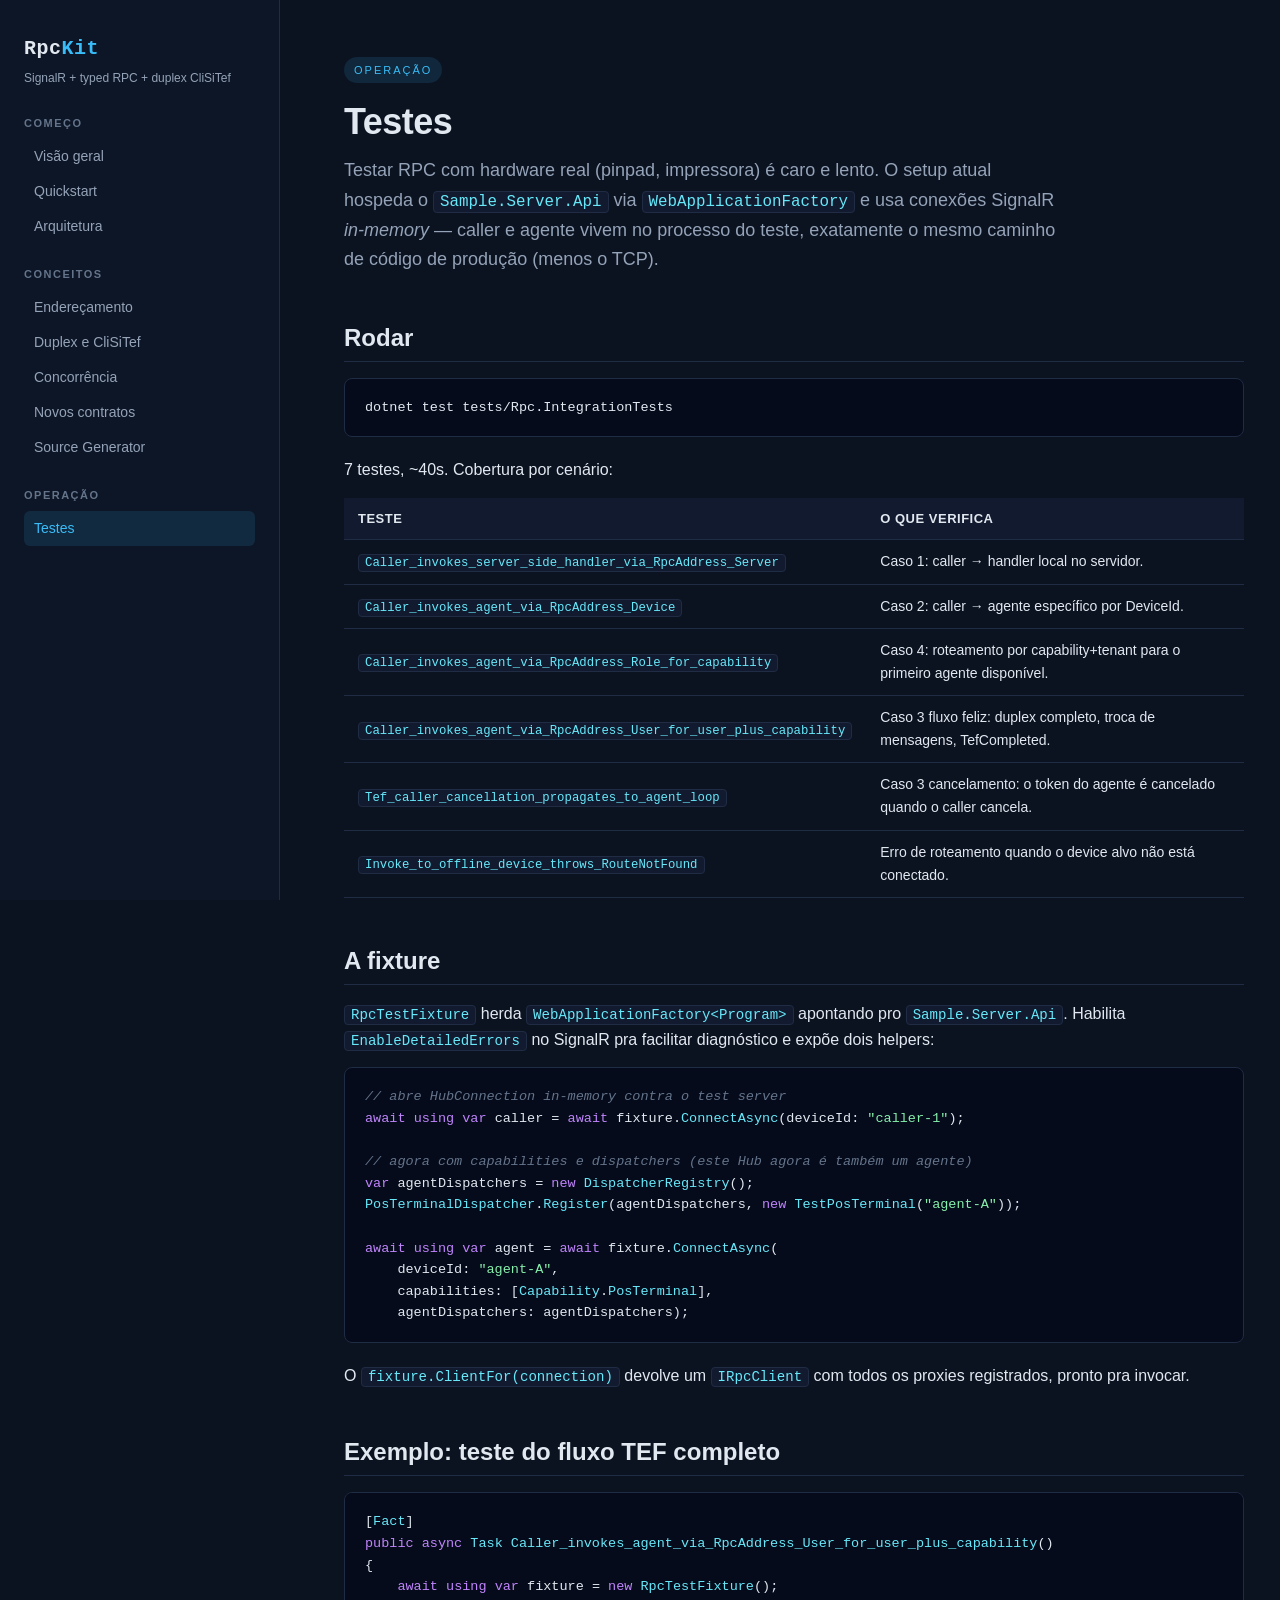
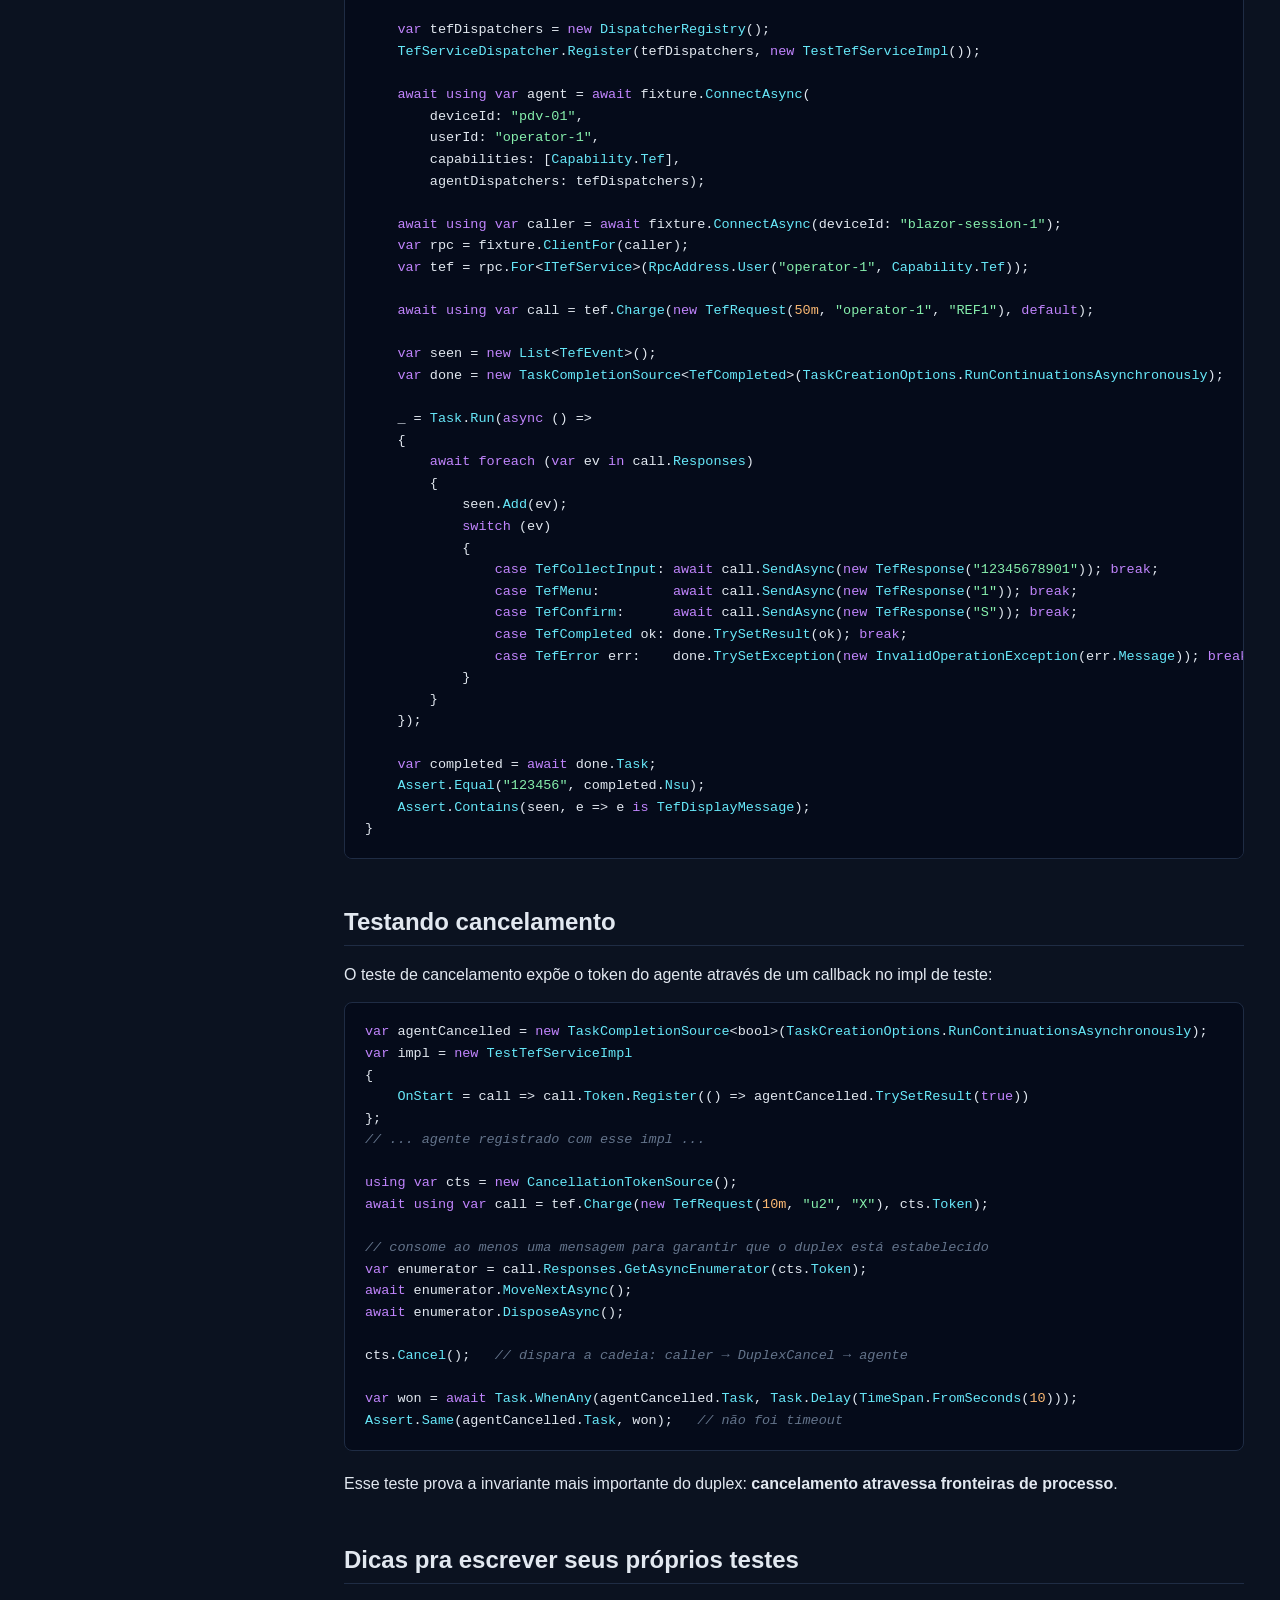
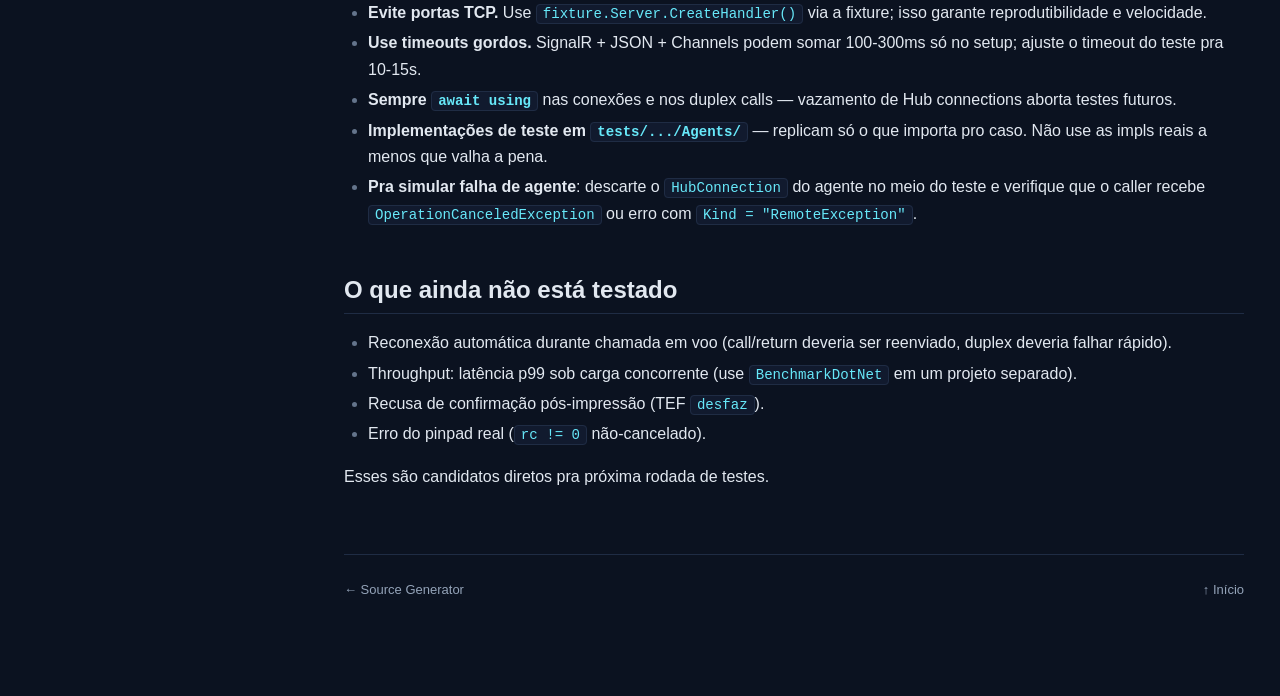
<file: docs/testing.html>
<!DOCTYPE html>
<html lang="pt-BR">
<head>
  <meta charset="UTF-8" />
  <meta name="viewport" content="width=device-width, initial-scale=1" />
  <title>Testes — RpcKit</title>
  <link rel="stylesheet" href="styles.css" />
</head>
<body>
<div class="layout">
  <aside class="sidebar">
    <div class="brand">Rpc<span class="accent">Kit</span></div>
    <div class="brand-tagline">SignalR + typed RPC + duplex CliSiTef</div>
    <nav class="toc">
      <h4>Começo</h4>
      <ul>
        <li><a href="index.html">Visão geral</a></li>
        <li><a href="quickstart.html">Quickstart</a></li>
        <li><a href="architecture.html">Arquitetura</a></li>
      </ul>
      <h4>Conceitos</h4>
      <ul>
        <li><a href="addressing.html">Endereçamento</a></li>
        <li><a href="duplex.html">Duplex e CliSiTef</a></li>
        <li><a href="concurrency.html">Concorrência</a></li>
        <li><a href="contracts.html">Novos contratos</a></li>
        <li><a href="sourcegen.html">Source Generator</a></li>
      </ul>
      <h4>Operação</h4>
      <ul>
        <li><a href="testing.html">Testes</a></li>
      </ul>
    </nav>
  </aside>

  <main>
    <span class="eyebrow">Operação</span>
    <h1>Testes</h1>
    <p class="lede">
      Testar RPC com hardware real (pinpad, impressora) é caro e lento. O setup atual hospeda
      o <code>Sample.Server.Api</code> via <code>WebApplicationFactory</code> e usa conexões
      SignalR <em>in-memory</em> — caller e agente vivem no processo do teste, exatamente o mesmo
      caminho de código de produção (menos o TCP).
    </p>

    <h2 id="rodar">Rodar</h2>
    <pre><code>dotnet test tests/Rpc.IntegrationTests</code></pre>
    <p>7 testes, ~40s. Cobertura por cenário:</p>
    <table>
      <thead><tr><th>Teste</th><th>O que verifica</th></tr></thead>
      <tbody>
        <tr>
          <td><code>Caller_invokes_server_side_handler_via_RpcAddress_Server</code></td>
          <td>Caso 1: caller → handler local no servidor.</td>
        </tr>
        <tr>
          <td><code>Caller_invokes_agent_via_RpcAddress_Device</code></td>
          <td>Caso 2: caller → agente específico por DeviceId.</td>
        </tr>
        <tr>
          <td><code>Caller_invokes_agent_via_RpcAddress_Role_for_capability</code></td>
          <td>Caso 4: roteamento por capability+tenant para o primeiro agente disponível.</td>
        </tr>
        <tr>
          <td><code>Caller_invokes_agent_via_RpcAddress_User_for_user_plus_capability</code></td>
          <td>Caso 3 fluxo feliz: duplex completo, troca de mensagens, TefCompleted.</td>
        </tr>
        <tr>
          <td><code>Tef_caller_cancellation_propagates_to_agent_loop</code></td>
          <td>Caso 3 cancelamento: o token do agente é cancelado quando o caller cancela.</td>
        </tr>
        <tr>
          <td><code>Invoke_to_offline_device_throws_RouteNotFound</code></td>
          <td>Erro de roteamento quando o device alvo não está conectado.</td>
        </tr>
      </tbody>
    </table>

    <h2 id="fixture">A fixture</h2>
    <p>
      <code>RpcTestFixture</code> herda <code>WebApplicationFactory&lt;Program&gt;</code> apontando
      pro <code>Sample.Server.Api</code>. Habilita <code>EnableDetailedErrors</code> no SignalR
      pra facilitar diagnóstico e expõe dois helpers:
    </p>
    <pre><code class="lang-cs">// abre HubConnection in-memory contra o test server
await using var caller = await fixture.ConnectAsync(deviceId: "caller-1");

// agora com capabilities e dispatchers (este Hub agora é também um agente)
var agentDispatchers = new DispatcherRegistry();
PosTerminalDispatcher.Register(agentDispatchers, new TestPosTerminal("agent-A"));

await using var agent = await fixture.ConnectAsync(
    deviceId: "agent-A",
    capabilities: [Capability.PosTerminal],
    agentDispatchers: agentDispatchers);</code></pre>

    <p>
      O <code>fixture.ClientFor(connection)</code> devolve um <code>IRpcClient</code> com todos
      os proxies registrados, pronto pra invocar.
    </p>

    <h2 id="exemplo">Exemplo: teste do fluxo TEF completo</h2>
    <pre><code class="lang-cs">[Fact]
public async Task Caller_invokes_agent_via_RpcAddress_User_for_user_plus_capability()
{
    await using var fixture = new RpcTestFixture();

    var tefDispatchers = new DispatcherRegistry();
    TefServiceDispatcher.Register(tefDispatchers, new TestTefServiceImpl());

    await using var agent = await fixture.ConnectAsync(
        deviceId: "pdv-01",
        userId: "operator-1",
        capabilities: [Capability.Tef],
        agentDispatchers: tefDispatchers);

    await using var caller = await fixture.ConnectAsync(deviceId: "blazor-session-1");
    var rpc = fixture.ClientFor(caller);
    var tef = rpc.For&lt;ITefService&gt;(RpcAddress.User("operator-1", Capability.Tef));

    await using var call = tef.Charge(new TefRequest(50m, "operator-1", "REF1"), default);

    var seen = new List&lt;TefEvent&gt;();
    var done = new TaskCompletionSource&lt;TefCompleted&gt;(TaskCreationOptions.RunContinuationsAsynchronously);

    _ = Task.Run(async () =&gt;
    {
        await foreach (var ev in call.Responses)
        {
            seen.Add(ev);
            switch (ev)
            {
                case TefCollectInput: await call.SendAsync(new TefResponse("12345678901")); break;
                case TefMenu:         await call.SendAsync(new TefResponse("1")); break;
                case TefConfirm:      await call.SendAsync(new TefResponse("S")); break;
                case TefCompleted ok: done.TrySetResult(ok); break;
                case TefError err:    done.TrySetException(new InvalidOperationException(err.Message)); break;
            }
        }
    });

    var completed = await done.Task;
    Assert.Equal("123456", completed.Nsu);
    Assert.Contains(seen, e =&gt; e is TefDisplayMessage);
}</code></pre>

    <h2 id="cancel">Testando cancelamento</h2>
    <p>O teste de cancelamento expõe o token do agente através de um callback no impl de teste:</p>
    <pre><code class="lang-cs">var agentCancelled = new TaskCompletionSource&lt;bool&gt;(TaskCreationOptions.RunContinuationsAsynchronously);
var impl = new TestTefServiceImpl
{
    OnStart = call =&gt; call.Token.Register(() =&gt; agentCancelled.TrySetResult(true))
};
// ... agente registrado com esse impl ...

using var cts = new CancellationTokenSource();
await using var call = tef.Charge(new TefRequest(10m, "u2", "X"), cts.Token);

// consome ao menos uma mensagem para garantir que o duplex está estabelecido
var enumerator = call.Responses.GetAsyncEnumerator(cts.Token);
await enumerator.MoveNextAsync();
await enumerator.DisposeAsync();

cts.Cancel();   // dispara a cadeia: caller → DuplexCancel → agente

var won = await Task.WhenAny(agentCancelled.Task, Task.Delay(TimeSpan.FromSeconds(10)));
Assert.Same(agentCancelled.Task, won);   // não foi timeout</code></pre>
    <p>Esse teste prova a invariante mais importante do duplex: <strong>cancelamento atravessa fronteiras de processo</strong>.</p>

    <h2 id="dicas">Dicas pra escrever seus próprios testes</h2>
    <ul>
      <li><strong>Evite portas TCP.</strong> Use <code>fixture.Server.CreateHandler()</code> via a fixture; isso garante reprodutibilidade e velocidade.</li>
      <li><strong>Use timeouts gordos.</strong> SignalR + JSON + Channels podem somar 100-300ms só no setup; ajuste o timeout do teste pra 10-15s.</li>
      <li><strong>Sempre <code>await using</code></strong> nas conexões e nos duplex calls — vazamento de Hub connections aborta testes futuros.</li>
      <li><strong>Implementações de teste em <code>tests/.../Agents/</code></strong> — replicam só o que importa pro caso. Não use as impls reais a menos que valha a pena.</li>
      <li><strong>Pra simular falha de agente</strong>: descarte o <code>HubConnection</code> do agente no meio do teste e verifique que o caller recebe <code>OperationCanceledException</code> ou erro com <code>Kind = "RemoteException"</code>.</li>
    </ul>

    <h2 id="o-que-falta">O que ainda não está testado</h2>
    <ul>
      <li>Reconexão automática durante chamada em voo (call/return deveria ser reenviado, duplex deveria falhar rápido).</li>
      <li>Throughput: latência p99 sob carga concorrente (use <code>BenchmarkDotNet</code> em um projeto separado).</li>
      <li>Recusa de confirmação pós-impressão (TEF <code>desfaz</code>).</li>
      <li>Erro do pinpad real (<code>rc != 0</code> não-cancelado).</li>
    </ul>
    <p>Esses são candidatos diretos pra próxima rodada de testes.</p>

    <footer class="page-foot">
      <a href="sourcegen.html">← Source Generator</a>
      <a href="index.html">↑ Início</a>
    </footer>
  </main>
</div>
<script src="app.js"></script>
</body>
</html>
</file>
<file: docs/styles.css>
/* RpcKit documentation theme */
:root {
  --bg: #0b1220;
  --bg-elev: #111a2e;
  --bg-sidebar: #0d1626;
  --bg-code: #050b1a;
  --border: #1f2c44;
  --border-strong: #2c3d5e;
  --text: #e2e8f0;
  --text-muted: #94a3b8;
  --text-faint: #64748b;
  --accent: #38bdf8;
  --accent-soft: rgba(56, 189, 248, 0.12);
  --warn: #fbbf24;
  --success: #4ade80;
  --danger: #f87171;
  --kw: #c084fc;
  --type: #67e8f9;
  --str: #86efac;
  --num: #fdba74;
  --comment: #64748b;
  --punc: #cbd5e1;
  --max-width: 900px;
  --font-body: -apple-system, BlinkMacSystemFont, "Segoe UI", Roboto, Helvetica, Arial, sans-serif;
  --font-mono: "JetBrains Mono", "SF Mono", Menlo, Consolas, monospace;
}

* { box-sizing: border-box; }

html, body {
  margin: 0;
  padding: 0;
  background: var(--bg);
  color: var(--text);
  font-family: var(--font-body);
  font-size: 16px;
  line-height: 1.65;
  -webkit-font-smoothing: antialiased;
}

a {
  color: var(--accent);
  text-decoration: none;
  transition: color 0.15s, border-color 0.15s;
}
a:hover { color: #7dd3fc; }
a.link-underline { border-bottom: 1px solid transparent; }
a.link-underline:hover { border-bottom-color: currentColor; }

.layout {
  display: grid;
  grid-template-columns: 280px 1fr;
  min-height: 100vh;
}

aside.sidebar {
  background: var(--bg-sidebar);
  border-right: 1px solid var(--border);
  padding: 32px 24px;
  position: sticky;
  top: 0;
  height: 100vh;
  overflow-y: auto;
}

.brand {
  font-family: var(--font-mono);
  font-size: 20px;
  font-weight: 600;
  color: var(--text);
  letter-spacing: 0.5px;
  margin-bottom: 4px;
}
.brand .accent { color: var(--accent); }
.brand-tagline {
  font-size: 12px;
  color: var(--text-muted);
  margin-bottom: 28px;
}

nav.toc { list-style: none; padding: 0; margin: 0; }
nav.toc h4 {
  font-size: 11px;
  text-transform: uppercase;
  letter-spacing: 1.5px;
  color: var(--text-faint);
  margin: 24px 0 8px;
  font-weight: 600;
}
nav.toc ul { list-style: none; padding: 0; margin: 0; }
nav.toc li { margin: 0; }
nav.toc a {
  display: block;
  padding: 6px 10px;
  border-radius: 6px;
  color: var(--text-muted);
  font-size: 14px;
  transition: background 0.15s, color 0.15s;
}
nav.toc a:hover { background: var(--bg-elev); color: var(--text); }
nav.toc a.active {
  background: var(--accent-soft);
  color: var(--accent);
  font-weight: 500;
}

main {
  padding: 56px 64px 96px;
  max-width: calc(var(--max-width) + 128px);
}
main > * { max-width: var(--max-width); }

.eyebrow {
  display: inline-block;
  font-size: 11px;
  text-transform: uppercase;
  letter-spacing: 2px;
  color: var(--accent);
  background: var(--accent-soft);
  padding: 4px 10px;
  border-radius: 999px;
  margin-bottom: 16px;
}

h1, h2, h3, h4 { line-height: 1.25; font-weight: 600; color: var(--text); }
h1 { font-size: 36px; margin: 0 0 12px; letter-spacing: -0.5px; }
h2 {
  font-size: 24px;
  margin: 48px 0 16px;
  padding-bottom: 8px;
  border-bottom: 1px solid var(--border);
}
h3 { font-size: 19px; margin: 32px 0 12px; }
h4 { font-size: 16px; margin: 24px 0 8px; }

p { margin: 0 0 14px; color: var(--text); }
.lede { font-size: 18px; color: var(--text-muted); max-width: 720px; }

ul, ol { padding-left: 24px; margin: 0 0 16px; }
li { margin: 4px 0; }
li::marker { color: var(--text-faint); }

code {
  font-family: var(--font-mono);
  font-size: 0.88em;
  background: var(--bg-elev);
  border: 1px solid var(--border);
  border-radius: 4px;
  padding: 1px 6px;
  color: var(--type);
}
pre {
  background: var(--bg-code);
  border: 1px solid var(--border);
  border-radius: 8px;
  padding: 18px 20px;
  margin: 14px 0 20px;
  overflow-x: auto;
  position: relative;
  font-size: 13.5px;
  line-height: 1.6;
}
pre code {
  background: transparent;
  border: none;
  padding: 0;
  color: var(--text);
  font-size: inherit;
}
.copy-btn {
  position: absolute;
  top: 8px;
  right: 8px;
  background: var(--bg-elev);
  border: 1px solid var(--border-strong);
  color: var(--text-muted);
  font-size: 11px;
  padding: 3px 9px;
  border-radius: 4px;
  cursor: pointer;
  opacity: 0;
  transition: opacity 0.15s, color 0.15s;
  font-family: var(--font-body);
  letter-spacing: 0.5px;
}
pre:hover .copy-btn { opacity: 1; }
.copy-btn:hover { color: var(--accent); }
.copy-btn.copied { color: var(--success); }

/* token classes for hand-tokenized code */
.tok-kw { color: var(--kw); }
.tok-type { color: var(--type); }
.tok-str { color: var(--str); }
.tok-num { color: var(--num); }
.tok-com { color: var(--comment); font-style: italic; }
.tok-pun { color: var(--punc); }

.callout {
  border-left: 3px solid var(--accent);
  background: var(--accent-soft);
  padding: 14px 18px;
  margin: 18px 0;
  border-radius: 0 8px 8px 0;
}
.callout strong { color: var(--accent); }
.callout.warn { border-color: var(--warn); background: rgba(251, 191, 36, 0.08); }
.callout.warn strong { color: var(--warn); }

table {
  border-collapse: collapse;
  width: 100%;
  margin: 14px 0 24px;
  font-size: 14px;
}
th, td {
  text-align: left;
  padding: 10px 14px;
  border-bottom: 1px solid var(--border);
}
th {
  background: var(--bg-elev);
  font-weight: 600;
  color: var(--text);
  font-size: 13px;
  text-transform: uppercase;
  letter-spacing: 0.5px;
}
tr:hover td { background: var(--bg-elev); }

.cards {
  display: grid;
  grid-template-columns: repeat(auto-fit, minmax(250px, 1fr));
  gap: 16px;
  margin: 20px 0 32px;
}
.card {
  background: var(--bg-elev);
  border: 1px solid var(--border);
  border-radius: 10px;
  padding: 18px;
  transition: border-color 0.15s, transform 0.15s;
}
.card:hover {
  border-color: var(--accent);
  transform: translateY(-2px);
}
.card-num {
  font-family: var(--font-mono);
  font-size: 12px;
  color: var(--accent);
  letter-spacing: 1px;
  margin-bottom: 6px;
}
.card h3 { margin: 0 0 6px; font-size: 17px; }
.card p { margin: 0; font-size: 14px; color: var(--text-muted); }

.diagram {
  background: var(--bg-elev);
  border: 1px solid var(--border);
  border-radius: 10px;
  padding: 24px;
  margin: 20px 0 28px;
  text-align: center;
}
.diagram svg { max-width: 100%; height: auto; }
.diagram .caption {
  font-size: 13px;
  color: var(--text-faint);
  margin-top: 12px;
  text-align: center;
}

.kbd {
  display: inline-block;
  font-family: var(--font-mono);
  font-size: 12px;
  background: var(--bg-elev);
  border: 1px solid var(--border-strong);
  border-bottom-width: 2px;
  border-radius: 4px;
  padding: 1px 6px;
  color: var(--text);
}

.tag {
  display: inline-block;
  font-size: 11px;
  text-transform: uppercase;
  letter-spacing: 1px;
  background: var(--accent-soft);
  color: var(--accent);
  padding: 2px 8px;
  border-radius: 4px;
  margin-right: 6px;
  font-weight: 600;
}
.tag.warn { background: rgba(251, 191, 36, 0.1); color: var(--warn); }

footer.page-foot {
  margin-top: 64px;
  padding-top: 24px;
  border-top: 1px solid var(--border);
  display: flex;
  justify-content: space-between;
  color: var(--text-faint);
  font-size: 13px;
}
footer.page-foot a { color: var(--text-muted); }
footer.page-foot a:hover { color: var(--accent); }

/* mobile */
@media (max-width: 880px) {
  .layout { grid-template-columns: 1fr; }
  aside.sidebar {
    position: relative;
    height: auto;
    border-right: none;
    border-bottom: 1px solid var(--border);
  }
  main { padding: 32px 24px; }
}
</file>
